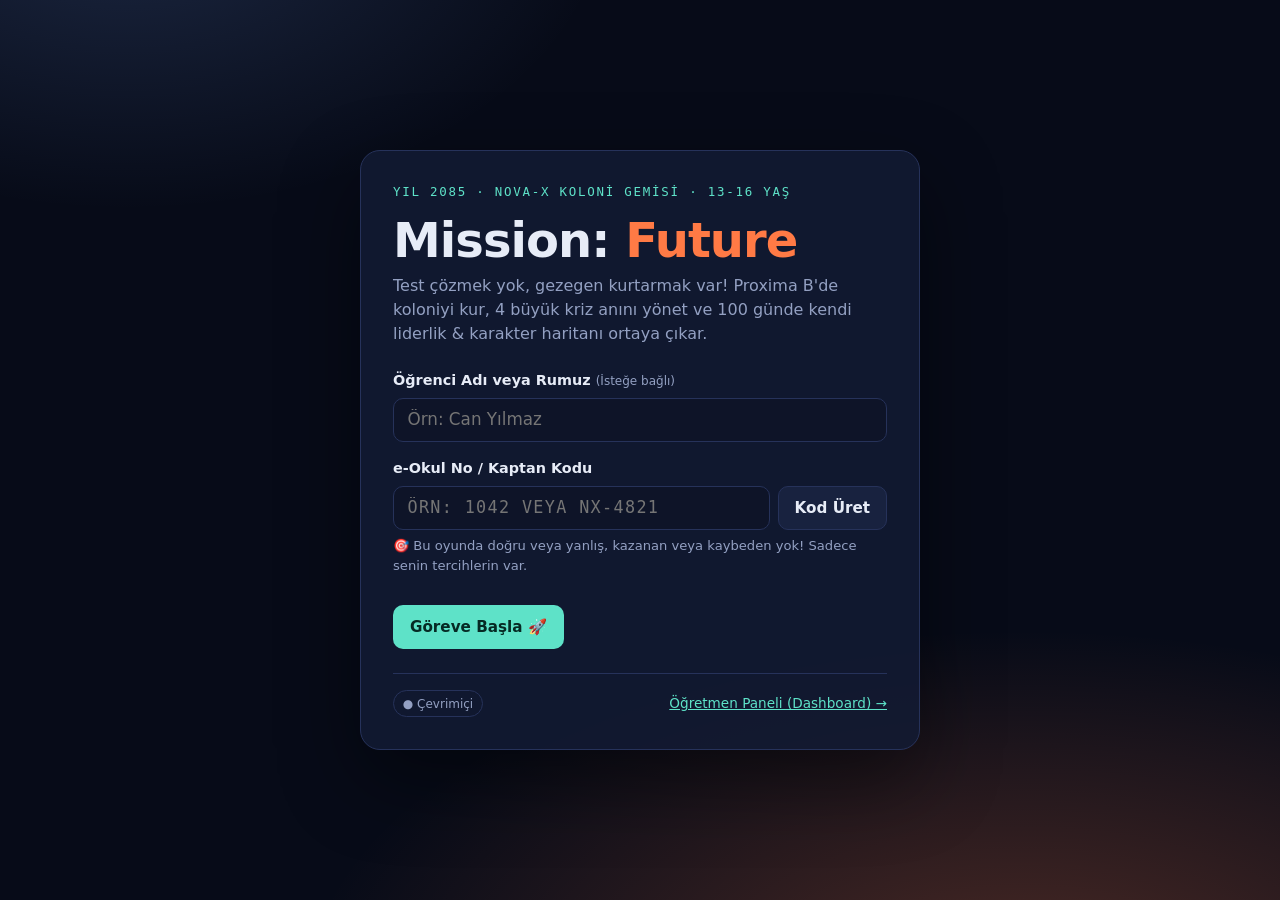
<file: index.html>
<!doctype html>
<html lang="tr">
<head>
  <meta charset="utf-8">
  <meta name="viewport" content="width=device-width, initial-scale=1">
  <title>Mission: Future · Proxima B</title>
  <meta name="description" content="Oyunlaştırılmış karakter analizi: Proxima B'de koloniyi 100 gün yönet ve PKYS karakter haritanı keşfet.">
  <meta name="theme-color" content="#070b18">
  <link rel="manifest" href="manifest.webmanifest">
  <link rel="icon" href="icon.svg" type="image/svg+xml">
  <link rel="stylesheet" href="css/style.css">
</head>
<body>

  <!-- Başlangıç -->
  <main id="start" class="start">
    <div class="start-card">
      <div class="eyebrow">Yıl 2085 · Nova-X Koloni Gemisi · 13-16 Yaş</div>
      <h1 class="title">Mission: <span>Future</span></h1>
      <p class="lead">Test çözmek yok, gezegen kurtarmak var! Proxima B'de koloniyi kur, 4 büyük kriz anını yönet ve 100 günde kendi liderlik & karakter haritanı ortaya çıkar.</p>

      <form id="startForm" novalidate>
        <div class="field">
          <label for="studentName">Öğrenci Adı veya Rumuz <small style="color:var(--muted);font-weight:400">(İsteğe bağlı)</small></label>
          <input id="studentName" class="input" style="text-transform:none;font-family:var(--font);letter-spacing:0" maxlength="32" placeholder="Örn: Can Yılmaz">
        </div>
        <div class="field">
          <label for="code">e-Okul No / Kaptan Kodu</label>
          <div class="field-row">
            <input id="code" class="input" name="code" autocomplete="off" spellcheck="false" maxlength="12"
                   pattern="[A-Za-z0-9\-]{3,12}" placeholder="Örn: 1042 veya NX-4821" aria-describedby="codeHint" required>
            <button type="button" id="genCode" class="btn">Kod Üret</button>
          </div>
          <p id="codeHint" class="hint">🎯 Bu oyunda doğru veya yanlış, kazanan veya kaybeden yok! Sadece senin tercihlerin var.</p>
        </div>
        <div class="start-actions">
          <button type="submit" class="btn btn-primary" id="startBtn">Göreve Başla 🚀</button>
          <button type="button" class="btn" id="continueBtn" hidden>Kaldığın yerden devam et</button>
        </div>
      </form>

      <div class="start-foot">
        <span id="netStart" class="net">Çevrimiçi</span>
        <a href="teacher.html">Öğretmen Paneli (Dashboard) →</a>
      </div>
    </div>
  </main>

  <!-- Oyun -->
  <div id="game" class="game" hidden>
    <header class="hud">
      <div class="day-badge" aria-live="polite"><span id="dayNum">Gün 1</span> <small>/ 100</small></div>
      <div class="chapter-pills" id="chapterPills" aria-label="Bölüm ilerlemesi"></div>
      <ul class="res-list" id="resList" aria-label="Koloni kaynakları"></ul>
      <button type="button" class="btn btn-sm" id="audioBtn" aria-pressed="true" title="Oyun müziğini aç/kapat (İşitsel duyarlılık)">🔊 Ses: Açık</button>
      <span id="net" class="net">Çevrimiçi</span>
    </header>

    <section class="scene-wrap" aria-label="Koloni görünümü">
      <canvas id="scene" aria-hidden="true"></canvas>
      <p class="scene-caption" id="caption" aria-live="polite">Nova-X Proxima B yörüngesinde. İniş alanı seçiliyor…</p>
    </section>

    <nav class="bar" aria-label="Gün kontrolleri">
      <button type="button" class="btn btn-primary" id="endDay">Günü Bitir ☾</button>
      <button type="button" class="btn" id="ffBtn">Sonraki Kriz Anına İlerle ⏩</button>
      <span class="spacer"></span>
      <button type="button" class="btn btn-ghost" id="saveExit">Kaydet ve Çık</button>
    </nav>

    <aside class="side">
      <section>
        <h2>Koloni Modülleri İnşa Et</h2>
        <div class="build-grid" id="buildGrid"></div>
      </section>
      <section>
        <h2 id="rationLabel">Erzak & Rasyon Politikası</h2>
        <div class="seg" role="radiogroup" aria-labelledby="rationLabel" id="rationSeg">
          <input type="radio" name="ration" id="r-low" value="low"><label for="r-low">Tasarruflu</label>
          <input type="radio" name="ration" id="r-normal" value="normal" checked><label for="r-normal">Dengeli</label>
          <input type="radio" name="ration" id="r-high" value="high"><label for="r-high">Cömert</label>
        </div>
      </section>
      <section>
        <h2>Mürettebat Danışmanları</h2>
        <ul class="crew" id="crewList"></ul>
      </section>
      <section>
        <h2>Kaptan Seyir Defteri</h2>
        <ul class="log" id="log" aria-live="polite"></ul>
      </section>
    </aside>
  </div>

  <!-- Olay penceresi -->
  <dialog id="dlg" aria-labelledby="dlgTitle">
    <div class="dlg">
      <div class="dlg-head">
        <div class="eyebrow" id="dlgEyebrow"></div>
        <h2 id="dlgTitle"></h2>
      </div>
      <div class="dlg-body" id="dlgBody"></div>
    </div>
  </dialog>

  <script src="js/data.js"></script>
  <script src="js/tracker.js"></script>
  <script src="js/audio.js"></script>
  <script src="js/profile.js"></script>
  <script src="js/scene.js"></script>
  <script src="js/scenarios.js"></script>
  <script src="js/game.js"></script>
</body>
</html>
</file>
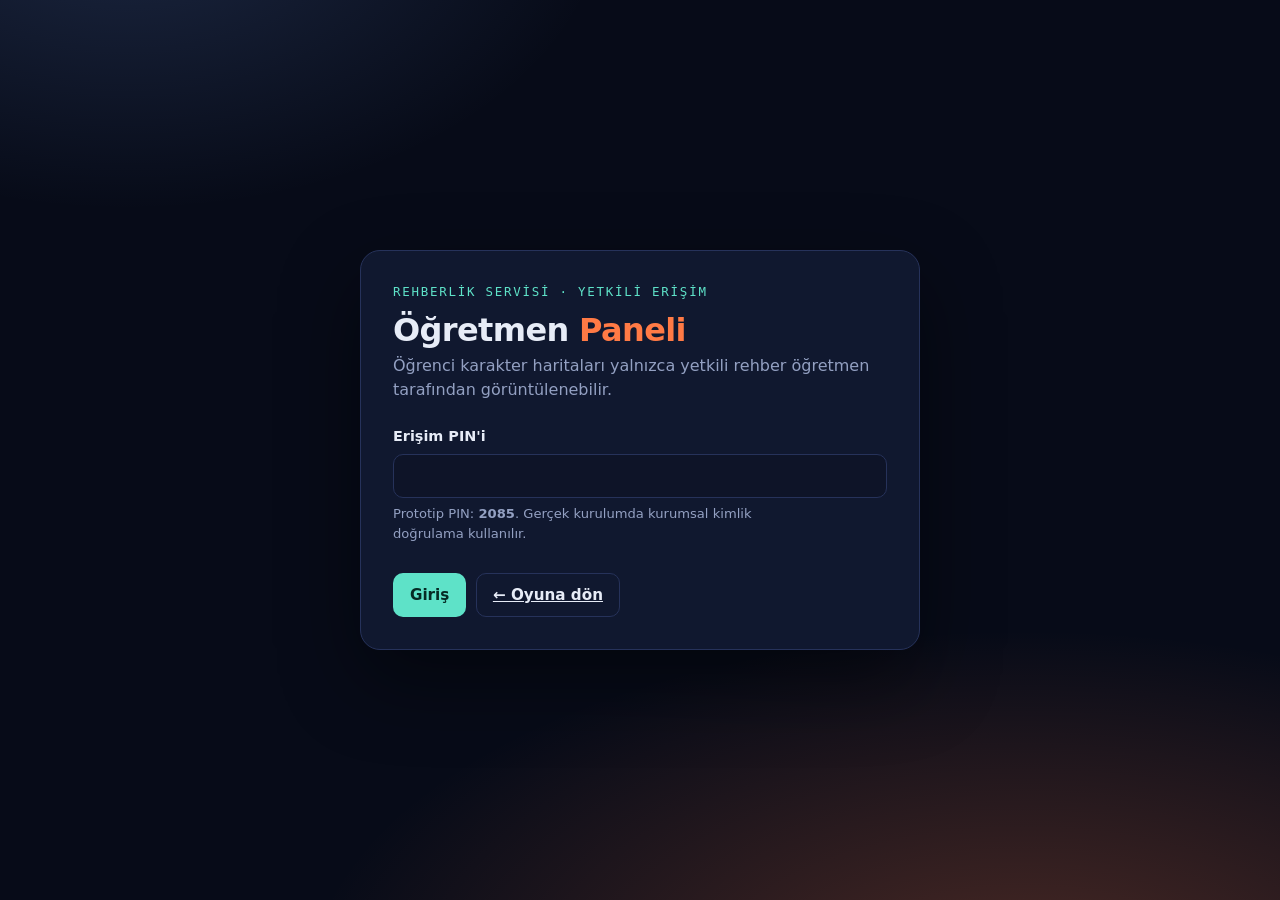
<file: teacher.html>
<!doctype html>
<html lang="tr">
<head>
  <meta charset="utf-8">
  <meta name="viewport" content="width=device-width, initial-scale=1">
  <title>Öğretmen Paneli · Mission: Future</title>
  <meta name="theme-color" content="#070b18">
  <link rel="manifest" href="manifest.webmanifest">
  <link rel="icon" href="icon.svg" type="image/svg+xml">
  <link rel="stylesheet" href="css/style.css">
  <link rel="stylesheet" href="css/teacher.css">
</head>
<body>
  <!-- PIN kapısı -->
  <main id="gate" class="start">
    <form class="start-card" id="gateForm">
      <div class="eyebrow">Rehberlik Servisi · Yetkili Erişim</div>
      <h1 class="title" style="font-size:2rem">Öğretmen <span>Paneli</span></h1>
      <p class="lead">Öğrenci karakter haritaları yalnızca yetkili rehber öğretmen tarafından görüntülenebilir.</p>
      <div class="field">
        <label for="pin">Erişim PIN'i</label>
        <input id="pin" class="input" type="password" inputmode="numeric" autocomplete="off" maxlength="8" required aria-describedby="pinHint">
        <p class="hint" id="pinHint">Prototip PIN: <strong>2085</strong>. Gerçek kurulumda kurumsal kimlik doğrulama kullanılır.</p>
      </div>
      <div class="start-actions">
        <button class="btn btn-primary" type="submit">Giriş</button>
        <a class="btn btn-ghost" href="index.html">← Oyuna dön</a>
      </div>
    </form>
  </main>

  <div id="panel" class="tp" hidden>
    <header class="tp-head">
      <div>
        <div class="eyebrow">Mission: Future · Öğretmen Paneli</div>
        <h1>Sınıf Karakter Haritası</h1>
      </div>
      <div class="tp-actions">
        <button type="button" class="btn btn-sm" id="demoBtn">Demo sınıfı oluştur</button>
        <button type="button" class="btn btn-sm" id="exportBtn">Anonim veriyi dışa aktar (JSON)</button>
        <button type="button" class="btn btn-sm btn-danger" id="clearBtn">Tüm veriyi sil</button>
        <a class="btn btn-sm btn-ghost" href="index.html">Oyuna dön</a>
      </div>
    </header>

    <p class="tp-note">⚠️ Bu profiller <strong>tanı değil, gözlemdir.</strong> Davranış örüntülerinden türetilen içgörüler, rehber öğretmenin profesyonel değerlendirmesini desteklemek içindir. Prototip ağırlıkları henüz geçerlik çalışmasıyla kalibre edilmemiştir.</p>

    <div class="tp-grid">
      <section class="card tp-list">
        <h2>Öğrenciler</h2>
        <div id="students" class="students" role="list"></div>
        <p id="empty" class="hint" hidden>Henüz veri yok. Bir öğrenci oyunu oynadığında ya da “Demo sınıfı oluştur” ile örnek veri eklediğinde burada görünür.</p>
      </section>

      <section class="card" id="classView">
        <h2>Sınıf Isı Haritası</h2>
        <p class="hint">Her hücre, öğrencinin o boyuttaki konumunu gösterir. Turuncu = sol kutup, turkuaz = sağ kutup. İki kutup da “iyi” ya da “kötü” değildir.</p>
        <div class="heat-wrap"><table class="heat" id="heat"></table></div>
        <div id="archDist" class="arch-dist"></div>
      </section>

      <section class="card tp-detail" id="detail" hidden></section>
    </div>
  </div>

  <script src="js/data.js"></script>
  <script src="js/tracker.js"></script>
  <script src="js/profile.js"></script>
  <script src="js/teacher.js"></script>
</body>
</html>
</file>
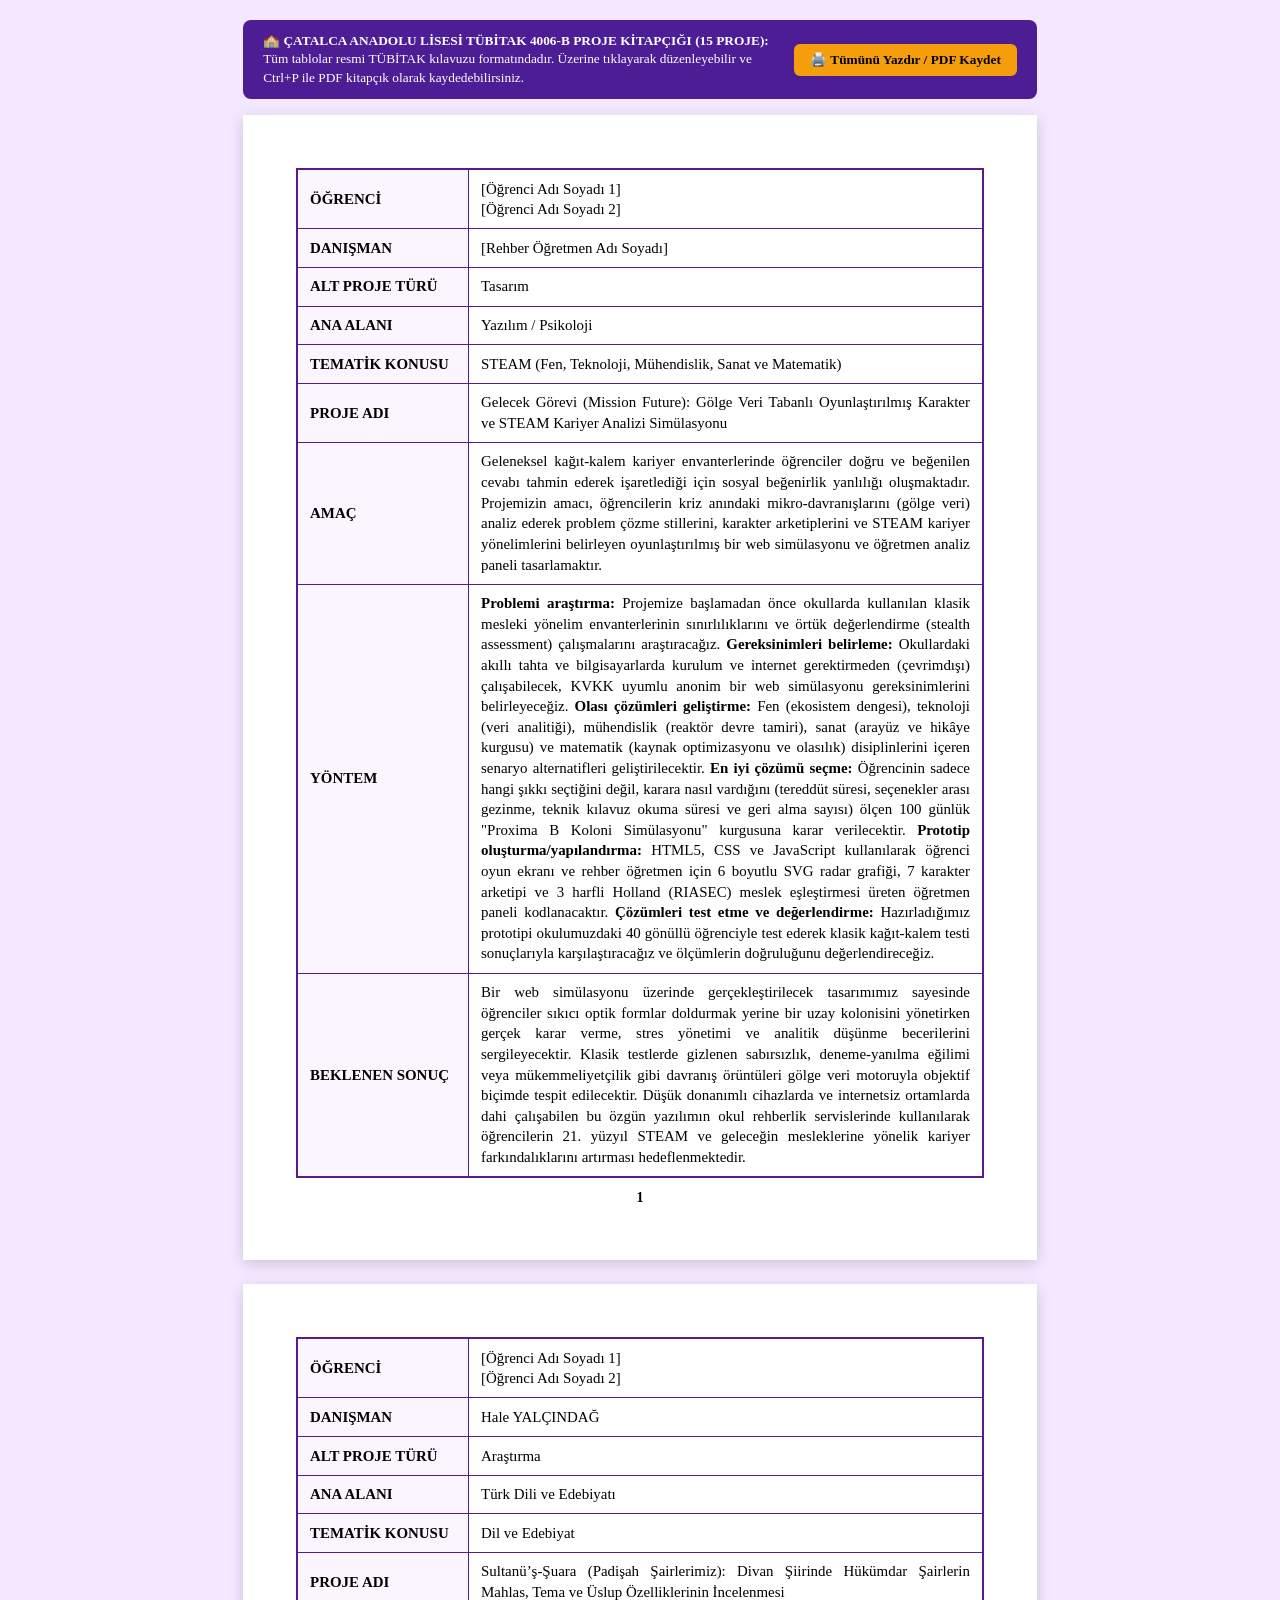
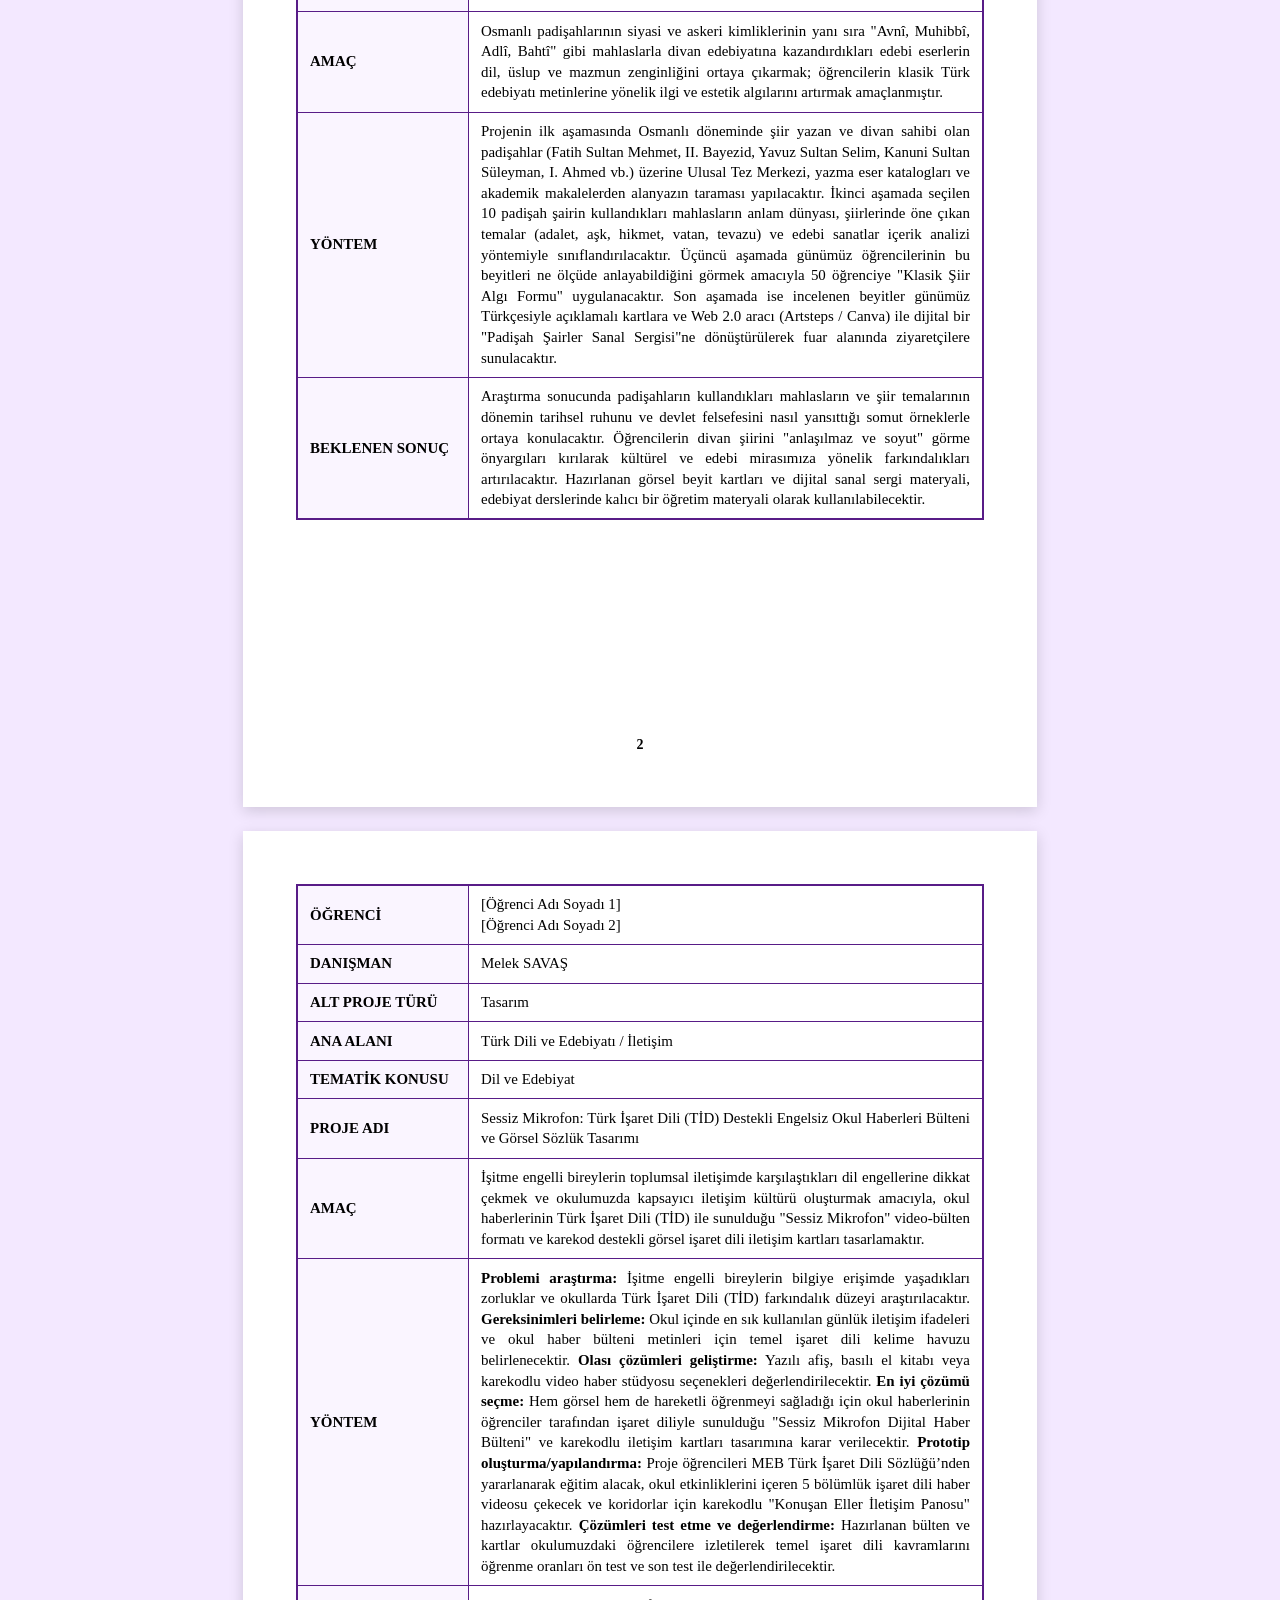
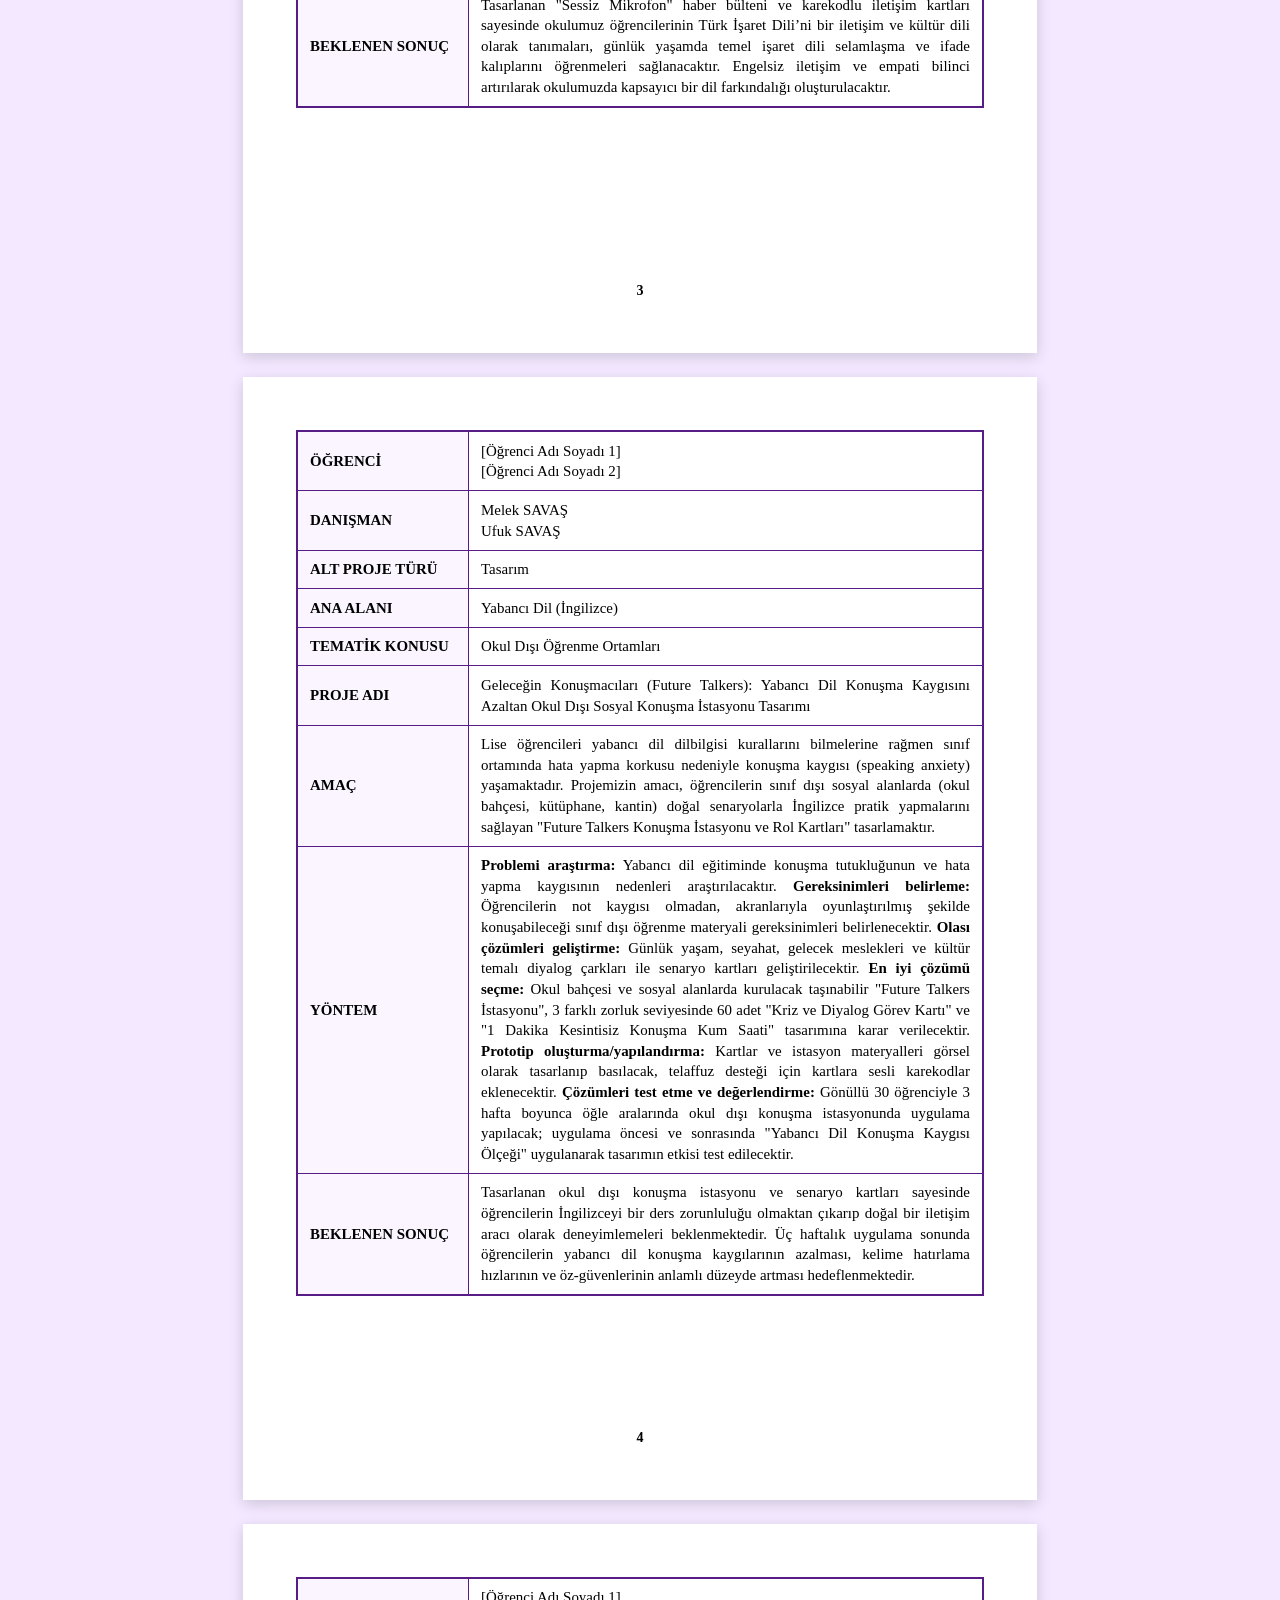
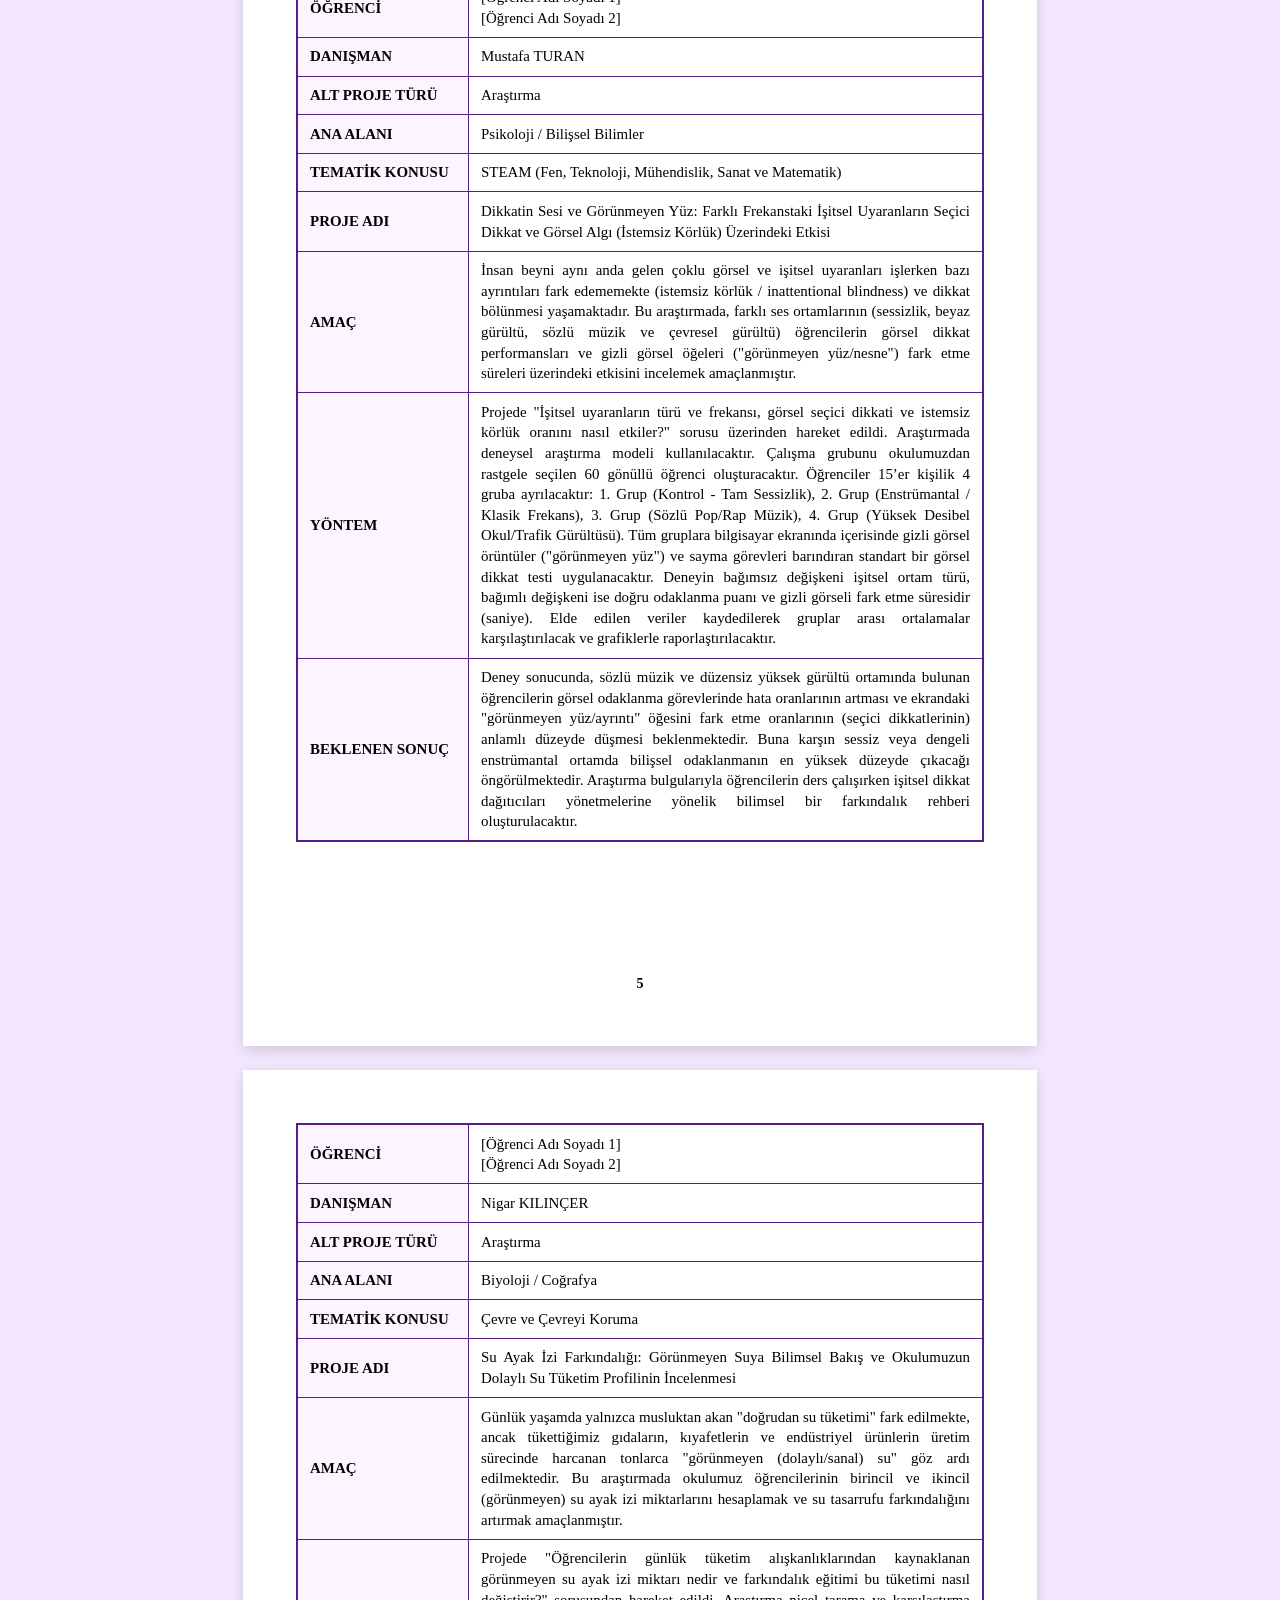
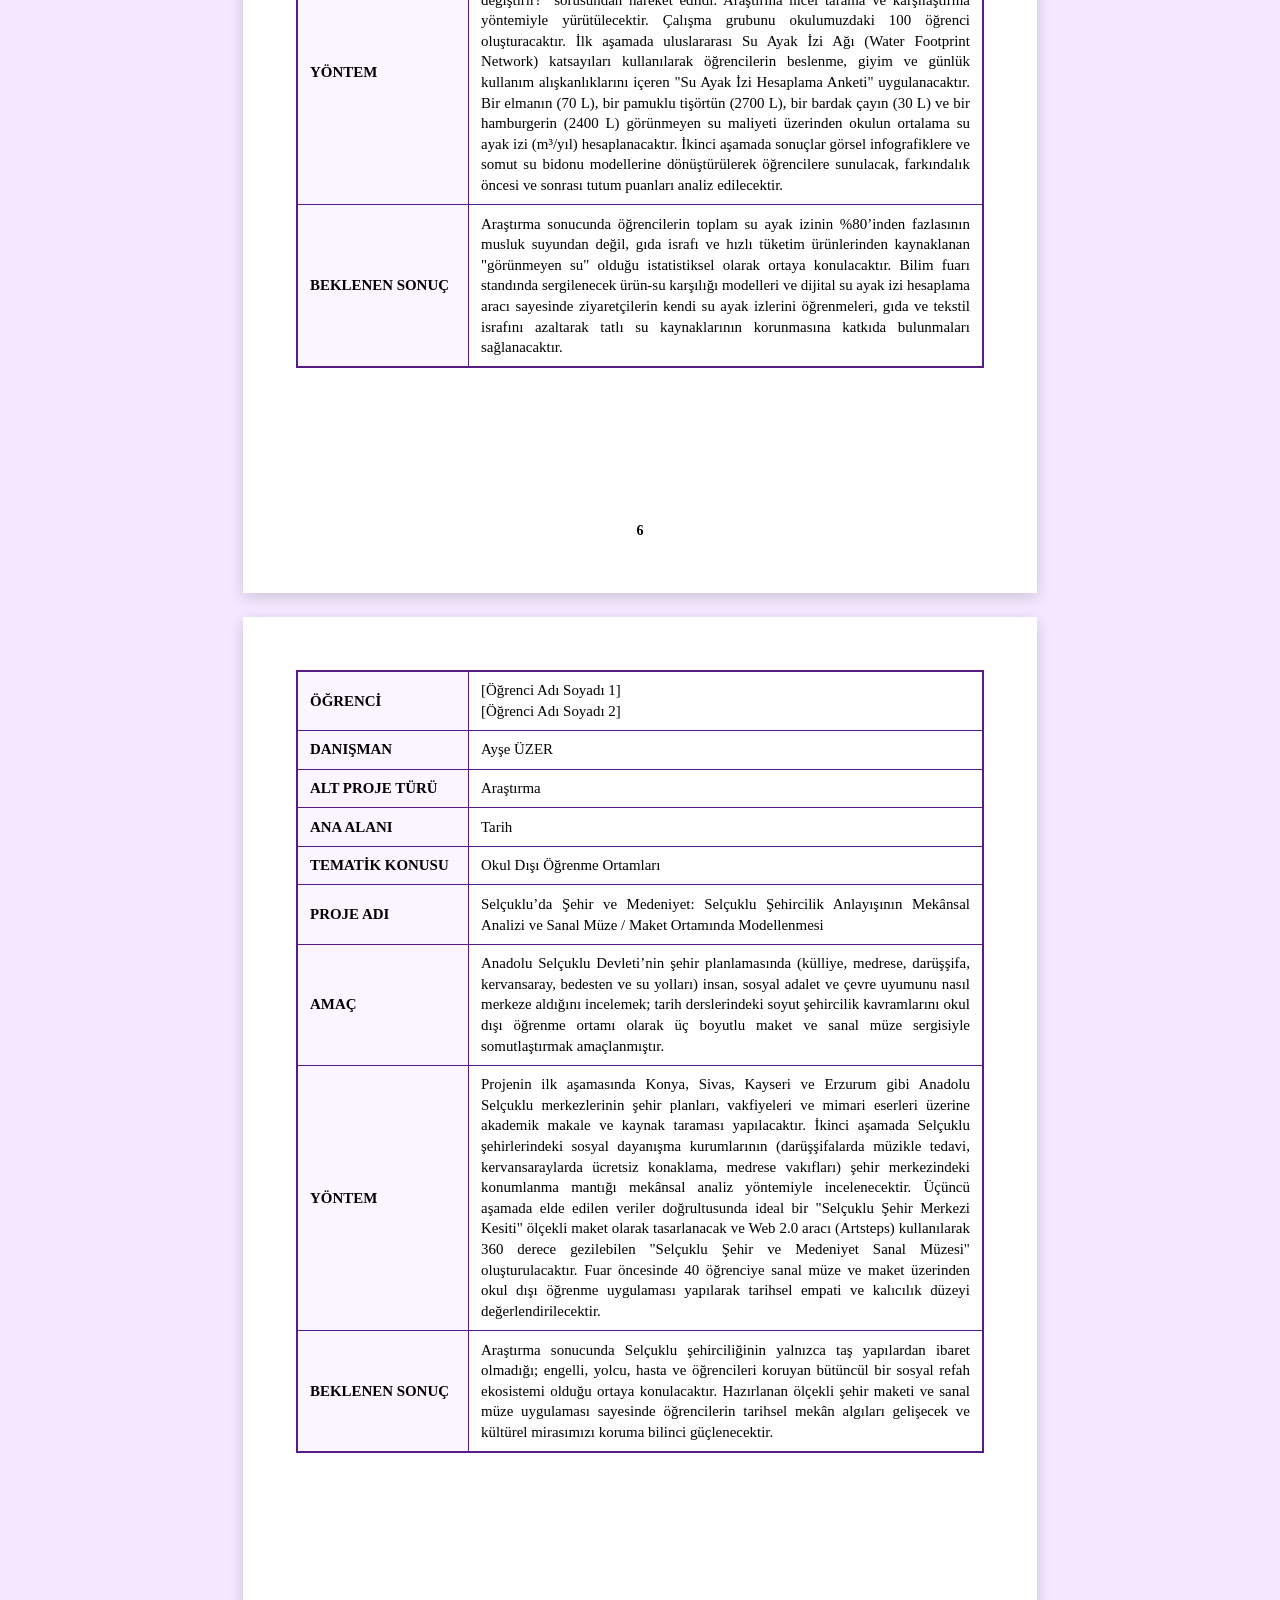
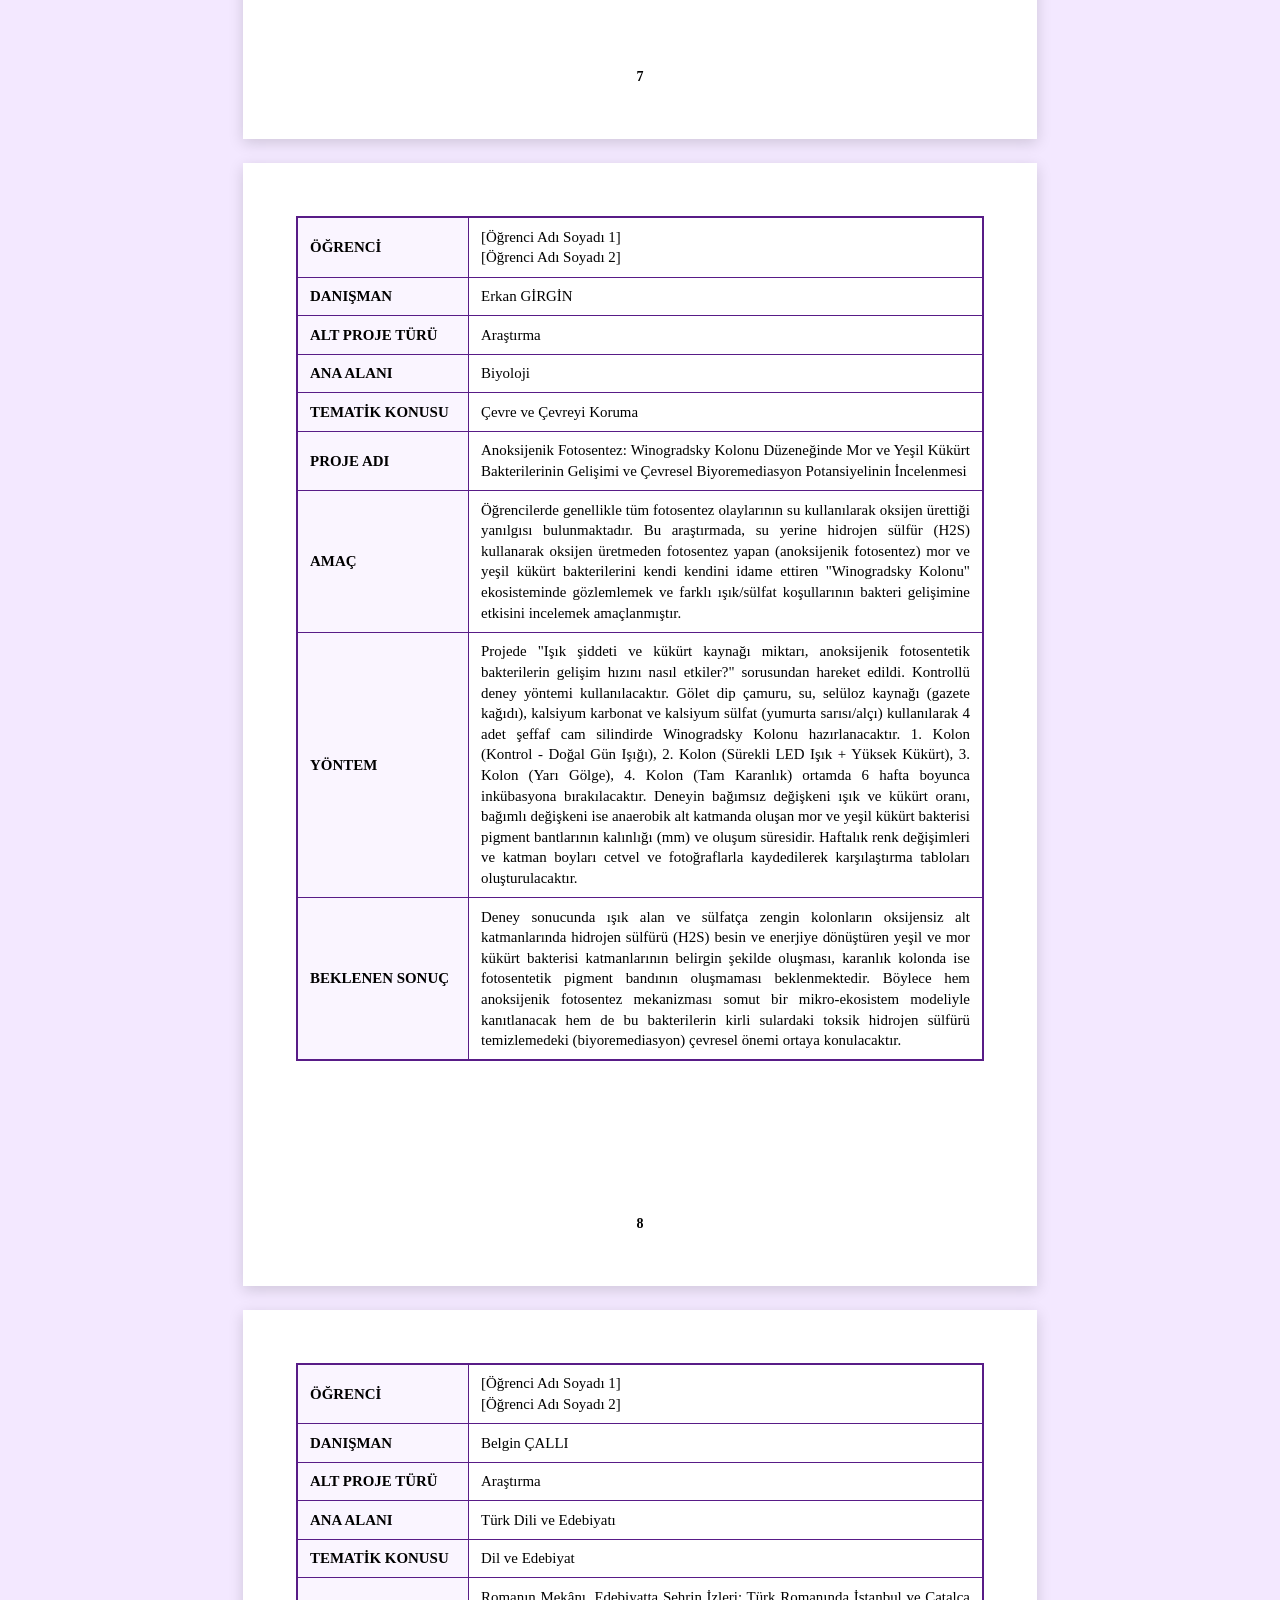
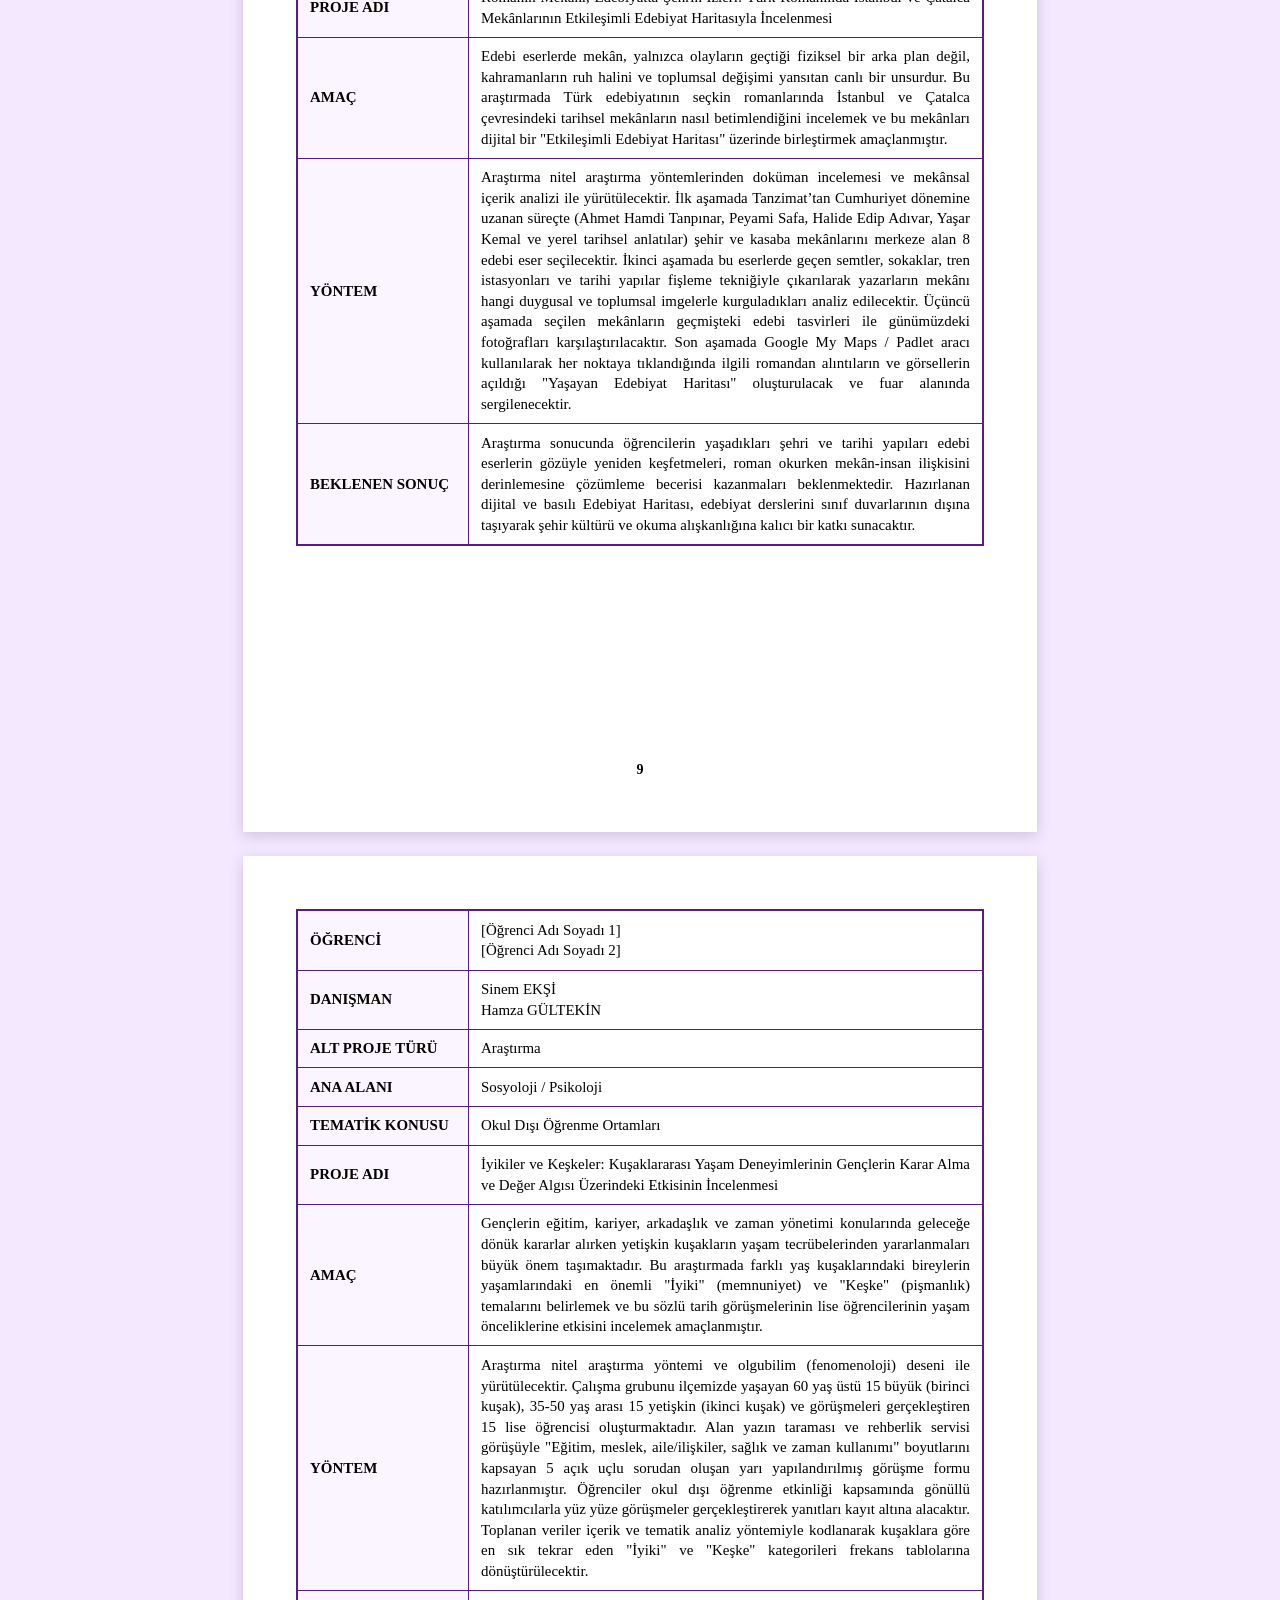
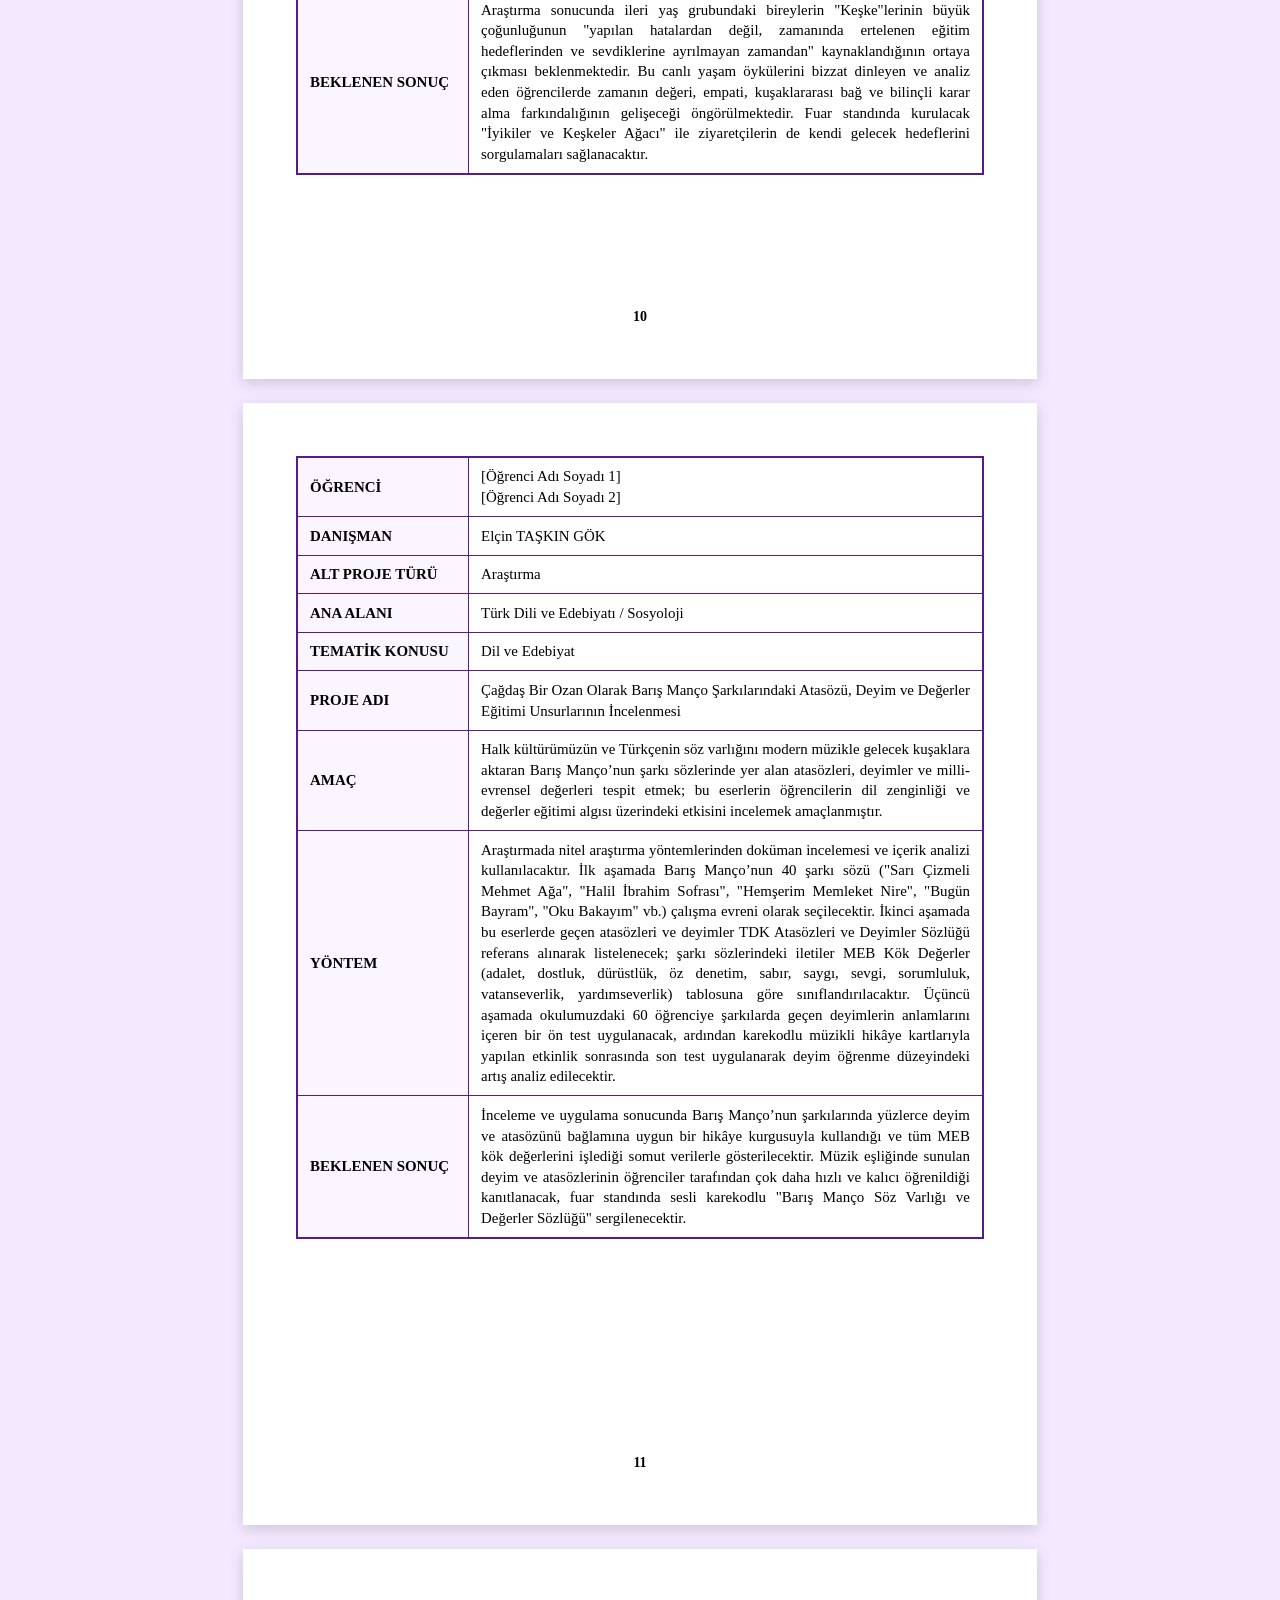
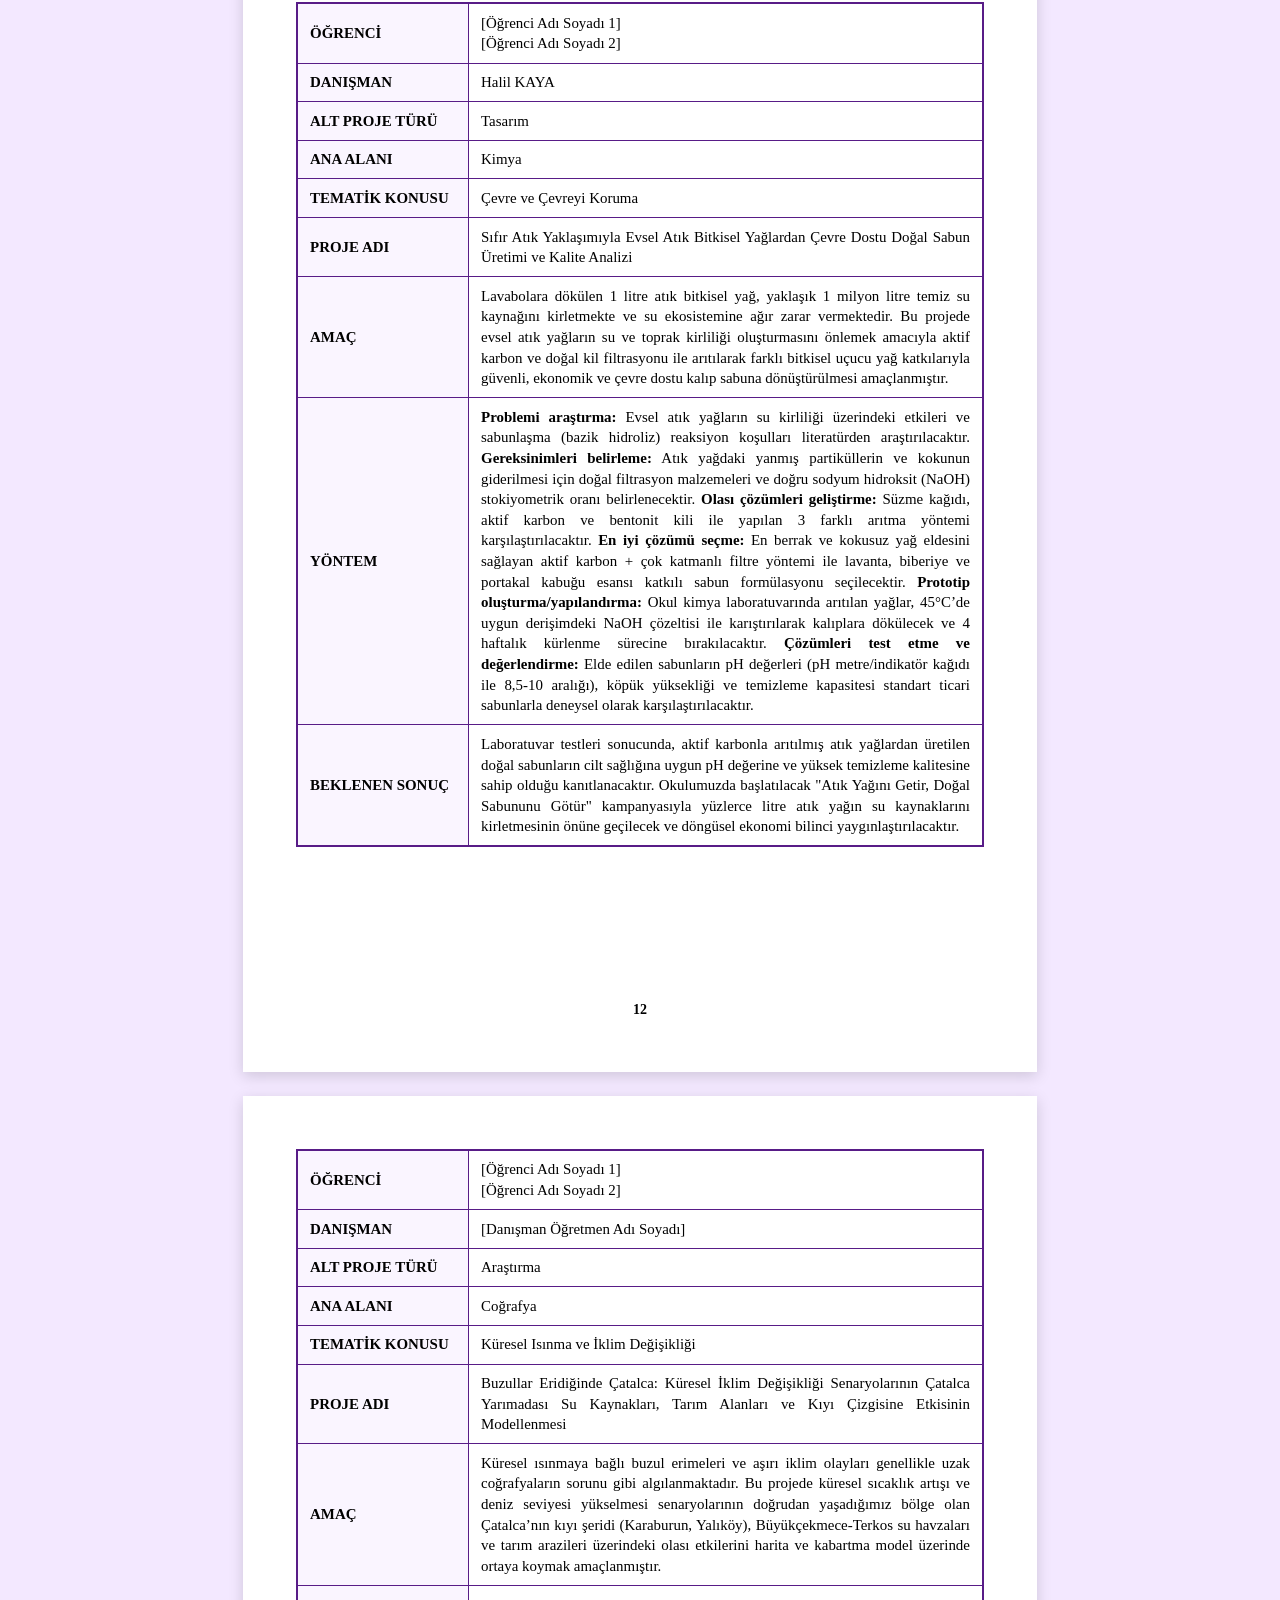
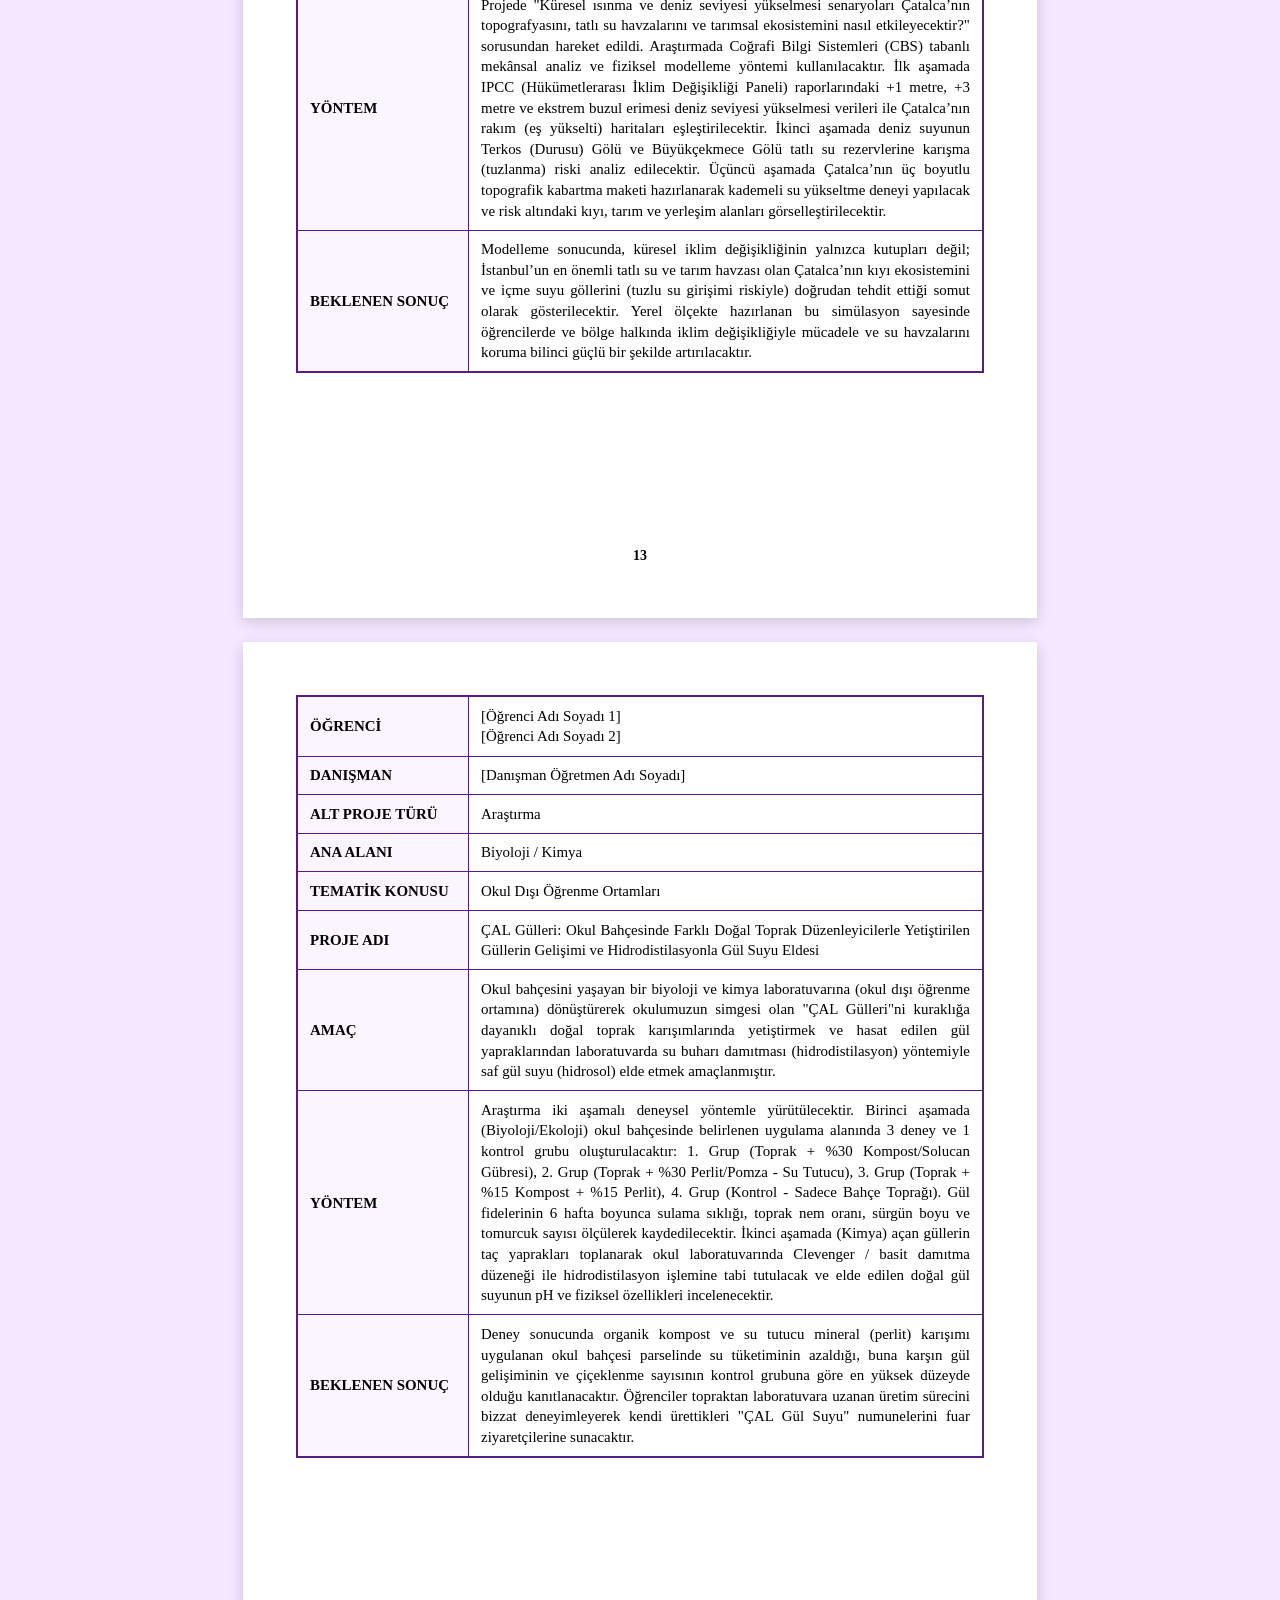
<file: tubitak-paketi/catalca_anadolu_lisesi_tum_4006_projeleri_resmi_tablo.html>
<!DOCTYPE html>
<html lang="tr">
<head>
  <meta charset="UTF-8">
  <title>Çatalca Anadolu Lisesi — TÜBİTAK 4006-B Tüm Alt Projeler Kitapçığı (Kılavuz Formatında)</title>
  <style>
    @page {
      size: A4;
      margin: 14mm;
    }
    * {
      box-sizing: border-box;
      font-family: 'Times New Roman', Times, serif;
    }
    body {
      margin: 0;
      padding: 20px;
      background: #f3e8ff;
      color: #000;
      font-size: 11.2pt;
      line-height: 1.38;
    }
    .no-print {
      max-width: 210mm;
      margin: 0 auto 16px auto;
      background: #4c1d95;
      color: white;
      padding: 12px 20px;
      border-radius: 8px;
      display: flex;
      justify-content: space-between;
      align-items: center;
      font-family: 'Segoe UI', sans-serif;
      font-size: 10pt;
      gap: 10px;
    }
    .no-print button {
      background: #f59e0b;
      color: #000;
      border: none;
      padding: 8px 16px;
      border-radius: 6px;
      font-weight: 700;
      cursor: pointer;
      white-space: nowrap;
    }
    .page {
      width: 210mm;
      min-height: 297mm;
      margin: 0 auto 24px auto;
      background: white;
      padding: 14mm;
      box-shadow: 0 4px 14px rgba(0,0,0,0.15);
      page-break-after: always;
      display: flex;
      flex-direction: column;
      justify-content: space-between;
    }
    table.tubitak-table {
      width: 100%;
      border-collapse: collapse;
      border: 2px solid #581c87;
    }
    table.tubitak-table td {
      border: 1.5px solid #581c87;
      padding: 8.5px 12px;
      vertical-align: middle;
      text-align: justify;
    }
    table.tubitak-table td.label-col {
      width: 25%;
      font-weight: bold;
      text-align: left;
      text-transform: uppercase;
      background: #faf5ff;
    }
    .page-num {
      text-align: center;
      margin-top: 10px;
      font-size: 10.5pt;
      font-weight: bold;
    }
    @media print {
      body { background: white; padding: 0; }
      .no-print { display: none; }
      .page { width: 100%; min-height: auto; margin: 0; padding: 0; box-shadow: none; }
    }
  </style>
</head>
<body>

  <div class="no-print">
    <div>
      <strong>🏫 ÇATALCA ANADOLU LİSESİ TÜBİTAK 4006-B PROJE KİTAPÇIĞI (15 PROJE):</strong> Tüm tablolar resmi TÜBİTAK kılavuzu formatındadır. Üzerine tıklayarak düzenleyebilir ve <code>Ctrl+P</code> ile PDF kitapçık olarak kaydedebilirsiniz.
    </div>
    <button onclick="window.print()">🖨️ Tümünü Yazdır / PDF Kaydet</button>
  </div>

  <div id="pagesContainer" contenteditable="true"></div>

  <script>
    const projects = [
      {
        students: '[Öğrenci Adı Soyadı 1]<br>[Öğrenci Adı Soyadı 2]',
        advisor: '[Rehber Öğretmen Adı Soyadı]',
        type: 'Tasarım',
        field: 'Yazılım / Psikoloji',
        theme: 'STEAM (Fen, Teknoloji, Mühendislik, Sanat ve Matematik)',
        title: 'Gelecek Görevi (Mission Future): Gölge Veri Tabanlı Oyunlaştırılmış Karakter ve STEAM Kariyer Analizi Simülasyonu',
        aim: 'Geleneksel kağıt-kalem kariyer envanterlerinde öğrenciler doğru ve beğenilen cevabı tahmin ederek işaretlediği için sosyal beğenirlik yanlılığı oluşmaktadır. Projemizin amacı, öğrencilerin kriz anındaki mikro-davranışlarını (gölge veri) analiz ederek problem çözme stillerini, karakter arketiplerini ve STEAM kariyer yönelimlerini belirleyen oyunlaştırılmış bir web simülasyonu ve öğretmen analiz paneli tasarlamaktır.',
        method: '<strong>Problemi araştırma:</strong> Projemize başlamadan önce okullarda kullanılan klasik mesleki yönelim envanterlerinin sınırlılıklarını ve örtük değerlendirme (stealth assessment) çalışmalarını araştıracağız. <strong>Gereksinimleri belirleme:</strong> Okullardaki akıllı tahta ve bilgisayarlarda kurulum ve internet gerektirmeden (çevrimdışı) çalışabilecek, KVKK uyumlu anonim bir web simülasyonu gereksinimlerini belirleyeceğiz. <strong>Olası çözümleri geliştirme:</strong> Fen (ekosistem dengesi), teknoloji (veri analitiği), mühendislik (reaktör devre tamiri), sanat (arayüz ve hikâye kurgusu) ve matematik (kaynak optimizasyonu ve olasılık) disiplinlerini içeren senaryo alternatifleri geliştirilecektir. <strong>En iyi çözümü seçme:</strong> Öğrencinin sadece hangi şıkkı seçtiğini değil, karara nasıl vardığını (tereddüt süresi, seçenekler arası gezinme, teknik kılavuz okuma süresi ve geri alma sayısı) ölçen 100 günlük "Proxima B Koloni Simülasyonu" kurgusuna karar verilecektir. <strong>Prototip oluşturma/yapılandırma:</strong> HTML5, CSS ve JavaScript kullanılarak öğrenci oyun ekranı ve rehber öğretmen için 6 boyutlu SVG radar grafiği, 7 karakter arketipi ve 3 harfli Holland (RIASEC) meslek eşleştirmesi üreten öğretmen paneli kodlanacaktır. <strong>Çözümleri test etme ve değerlendirme:</strong> Hazırladığımız prototipi okulumuzdaki 40 gönüllü öğrenciyle test ederek klasik kağıt-kalem testi sonuçlarıyla karşılaştıracağız ve ölçümlerin doğruluğunu değerlendireceğiz.',
        result: 'Bir web simülasyonu üzerinde gerçekleştirilecek tasarımımız sayesinde öğrenciler sıkıcı optik formlar doldurmak yerine bir uzay kolonisini yönetirken gerçek karar verme, stres yönetimi ve analitik düşünme becerilerini sergileyecektir. Klasik testlerde gizlenen sabırsızlık, deneme-yanılma eğilimi veya mükemmeliyetçilik gibi davranış örüntüleri gölge veri motoruyla objektif biçimde tespit edilecektir. Düşük donanımlı cihazlarda ve internetsiz ortamlarda dahi çalışabilen bu özgün yazılımın okul rehberlik servislerinde kullanılarak öğrencilerin 21. yüzyıl STEAM ve geleceğin mesleklerine yönelik kariyer farkındalıklarını artırması hedeflenmektedir.'
      },
      {
        students: '[Öğrenci Adı Soyadı 1]<br>[Öğrenci Adı Soyadı 2]',
        advisor: 'Hale YALÇINDAĞ',
        type: 'Araştırma',
        field: 'Türk Dili ve Edebiyatı',
        theme: 'Dil ve Edebiyat',
        title: 'Sultanü’ş-Şuara (Padişah Şairlerimiz): Divan Şiirinde Hükümdar Şairlerin Mahlas, Tema ve Üslup Özelliklerinin İncelenmesi',
        aim: 'Osmanlı padişahlarının siyasi ve askeri kimliklerinin yanı sıra "Avnî, Muhibbî, Adlî, Bahtî" gibi mahlaslarla divan edebiyatına kazandırdıkları edebi eserlerin dil, üslup ve mazmun zenginliğini ortaya çıkarmak; öğrencilerin klasik Türk edebiyatı metinlerine yönelik ilgi ve estetik algılarını artırmak amaçlanmıştır.',
        method: 'Projenin ilk aşamasında Osmanlı döneminde şiir yazan ve divan sahibi olan padişahlar (Fatih Sultan Mehmet, II. Bayezid, Yavuz Sultan Selim, Kanuni Sultan Süleyman, I. Ahmed vb.) üzerine Ulusal Tez Merkezi, yazma eser katalogları ve akademik makalelerden alanyazın taraması yapılacaktır. İkinci aşamada seçilen 10 padişah şairin kullandıkları mahlasların anlam dünyası, şiirlerinde öne çıkan temalar (adalet, aşk, hikmet, vatan, tevazu) ve edebi sanatlar içerik analizi yöntemiyle sınıflandırılacaktır. Üçüncü aşamada günümüz öğrencilerinin bu beyitleri ne ölçüde anlayabildiğini görmek amacıyla 50 öğrenciye "Klasik Şiir Algı Formu" uygulanacaktır. Son aşamada ise incelenen beyitler günümüz Türkçesiyle açıklamalı kartlara ve Web 2.0 aracı (Artsteps / Canva) ile dijital bir "Padişah Şairler Sanal Sergisi"ne dönüştürülerek fuar alanında ziyaretçilere sunulacaktır.',
        result: 'Araştırma sonucunda padişahların kullandıkları mahlasların ve şiir temalarının dönemin tarihsel ruhunu ve devlet felsefesini nasıl yansıttığı somut örneklerle ortaya konulacaktır. Öğrencilerin divan şiirini "anlaşılmaz ve soyut" görme önyargıları kırılarak kültürel ve edebi mirasımıza yönelik farkındalıkları artırılacaktır. Hazırlanan görsel beyit kartları ve dijital sanal sergi materyali, edebiyat derslerinde kalıcı bir öğretim materyali olarak kullanılabilecektir.'
      },
      {
        students: '[Öğrenci Adı Soyadı 1]<br>[Öğrenci Adı Soyadı 2]',
        advisor: 'Melek SAVAŞ',
        type: 'Tasarım',
        field: 'Türk Dili ve Edebiyatı / İletişim',
        theme: 'Dil ve Edebiyat',
        title: 'Sessiz Mikrofon: Türk İşaret Dili (TİD) Destekli Engelsiz Okul Haberleri Bülteni ve Görsel Sözlük Tasarımı',
        aim: 'İşitme engelli bireylerin toplumsal iletişimde karşılaştıkları dil engellerine dikkat çekmek ve okulumuzda kapsayıcı iletişim kültürü oluşturmak amacıyla, okul haberlerinin Türk İşaret Dili (TİD) ile sunulduğu "Sessiz Mikrofon" video-bülten formatı ve karekod destekli görsel işaret dili iletişim kartları tasarlamaktır.',
        method: '<strong>Problemi araştırma:</strong> İşitme engelli bireylerin bilgiye erişimde yaşadıkları zorluklar ve okullarda Türk İşaret Dili (TİD) farkındalık düzeyi araştırılacaktır. <strong>Gereksinimleri belirleme:</strong> Okul içinde en sık kullanılan günlük iletişim ifadeleri ve okul haber bülteni metinleri için temel işaret dili kelime havuzu belirlenecektir. <strong>Olası çözümleri geliştirme:</strong> Yazılı afiş, basılı el kitabı veya karekodlu video haber stüdyosu seçenekleri değerlendirilecektir. <strong>En iyi çözümü seçme:</strong> Hem görsel hem de hareketli öğrenmeyi sağladığı için okul haberlerinin öğrenciler tarafından işaret diliyle sunulduğu "Sessiz Mikrofon Dijital Haber Bülteni" ve karekodlu iletişim kartları tasarımına karar verilecektir. <strong>Prototip oluşturma/yapılandırma:</strong> Proje öğrencileri MEB Türk İşaret Dili Sözlüğü’nden yararlanarak eğitim alacak, okul etkinliklerini içeren 5 bölümlük işaret dili haber videosu çekecek ve koridorlar için karekodlu "Konuşan Eller İletişim Panosu" hazırlayacaktır. <strong>Çözümleri test etme ve değerlendirme:</strong> Hazırlanan bülten ve kartlar okulumuzdaki öğrencilere izletilerek temel işaret dili kavramlarını öğrenme oranları ön test ve son test ile değerlendirilecektir.',
        result: 'Tasarlanan "Sessiz Mikrofon" haber bülteni ve karekodlu iletişim kartları sayesinde okulumuz öğrencilerinin Türk İşaret Dili’ni bir iletişim ve kültür dili olarak tanımaları, günlük yaşamda temel işaret dili selamlaşma ve ifade kalıplarını öğrenmeleri sağlanacaktır. Engelsiz iletişim ve empati bilinci artırılarak okulumuzda kapsayıcı bir dil farkındalığı oluşturulacaktır.'
      },
      {
        students: '[Öğrenci Adı Soyadı 1]<br>[Öğrenci Adı Soyadı 2]',
        advisor: 'Melek SAVAŞ<br>Ufuk SAVAŞ',
        type: 'Tasarım',
        field: 'Yabancı Dil (İngilizce)',
        theme: 'Okul Dışı Öğrenme Ortamları',
        title: 'Geleceğin Konuşmacıları (Future Talkers): Yabancı Dil Konuşma Kaygısını Azaltan Okul Dışı Sosyal Konuşma İstasyonu Tasarımı',
        aim: 'Lise öğrencileri yabancı dil dilbilgisi kurallarını bilmelerine rağmen sınıf ortamında hata yapma korkusu nedeniyle konuşma kaygısı (speaking anxiety) yaşamaktadır. Projemizin amacı, öğrencilerin sınıf dışı sosyal alanlarda (okul bahçesi, kütüphane, kantin) doğal senaryolarla İngilizce pratik yapmalarını sağlayan "Future Talkers Konuşma İstasyonu ve Rol Kartları" tasarlamaktır.',
        method: '<strong>Problemi araştırma:</strong> Yabancı dil eğitiminde konuşma tutukluğunun ve hata yapma kaygısının nedenleri araştırılacaktır. <strong>Gereksinimleri belirleme:</strong> Öğrencilerin not kaygısı olmadan, akranlarıyla oyunlaştırılmış şekilde konuşabileceği sınıf dışı öğrenme materyali gereksinimleri belirlenecektir. <strong>Olası çözümleri geliştirme:</strong> Günlük yaşam, seyahat, gelecek meslekleri ve kültür temalı diyalog çarkları ile senaryo kartları geliştirilecektir. <strong>En iyi çözümü seçme:</strong> Okul bahçesi ve sosyal alanlarda kurulacak taşınabilir "Future Talkers İstasyonu", 3 farklı zorluk seviyesinde 60 adet "Kriz ve Diyalog Görev Kartı" ve "1 Dakika Kesintisiz Konuşma Kum Saati" tasarımına karar verilecektir. <strong>Prototip oluşturma/yapılandırma:</strong> Kartlar ve istasyon materyalleri görsel olarak tasarlanıp basılacak, telaffuz desteği için kartlara sesli karekodlar eklenecektir. <strong>Çözümleri test etme ve değerlendirme:</strong> Gönüllü 30 öğrenciyle 3 hafta boyunca öğle aralarında okul dışı konuşma istasyonunda uygulama yapılacak; uygulama öncesi ve sonrasında "Yabancı Dil Konuşma Kaygısı Ölçeği" uygulanarak tasarımın etkisi test edilecektir.',
        result: 'Tasarlanan okul dışı konuşma istasyonu ve senaryo kartları sayesinde öğrencilerin İngilizceyi bir ders zorunluluğu olmaktan çıkarıp doğal bir iletişim aracı olarak deneyimlemeleri beklenmektedir. Üç haftalık uygulama sonunda öğrencilerin yabancı dil konuşma kaygılarının azalması, kelime hatırlama hızlarının ve öz-güvenlerinin anlamlı düzeyde artması hedeflenmektedir.'
      },
      {
        students: '[Öğrenci Adı Soyadı 1]<br>[Öğrenci Adı Soyadı 2]',
        advisor: 'Mustafa TURAN',
        type: 'Araştırma',
        field: 'Psikoloji / Bilişsel Bilimler',
        theme: 'STEAM (Fen, Teknoloji, Mühendislik, Sanat ve Matematik)',
        title: 'Dikkatin Sesi ve Görünmeyen Yüz: Farklı Frekanstaki İşitsel Uyaranların Seçici Dikkat ve Görsel Algı (İstemsiz Körlük) Üzerindeki Etkisi',
        aim: 'İnsan beyni aynı anda gelen çoklu görsel ve işitsel uyaranları işlerken bazı ayrıntıları fark edememekte (istemsiz körlük / inattentional blindness) ve dikkat bölünmesi yaşamaktadır. Bu araştırmada, farklı ses ortamlarının (sessizlik, beyaz gürültü, sözlü müzik ve çevresel gürültü) öğrencilerin görsel dikkat performansları ve gizli görsel öğeleri ("görünmeyen yüz/nesne") fark etme süreleri üzerindeki etkisini incelemek amaçlanmıştır.',
        method: 'Projede "İşitsel uyaranların türü ve frekansı, görsel seçici dikkati ve istemsiz körlük oranını nasıl etkiler?" sorusu üzerinden hareket edildi. Araştırmada deneysel araştırma modeli kullanılacaktır. Çalışma grubunu okulumuzdan rastgele seçilen 60 gönüllü öğrenci oluşturacaktır. Öğrenciler 15’er kişilik 4 gruba ayrılacaktır: 1. Grup (Kontrol - Tam Sessizlik), 2. Grup (Enstrümantal / Klasik Frekans), 3. Grup (Sözlü Pop/Rap Müzik), 4. Grup (Yüksek Desibel Okul/Trafik Gürültüsü). Tüm gruplara bilgisayar ekranında içerisinde gizli görsel örüntüler ("görünmeyen yüz") ve sayma görevleri barındıran standart bir görsel dikkat testi uygulanacaktır. Deneyin bağımsız değişkeni işitsel ortam türü, bağımlı değişkeni ise doğru odaklanma puanı ve gizli görseli fark etme süresidir (saniye). Elde edilen veriler kaydedilerek gruplar arası ortalamalar karşılaştırılacak ve grafiklerle raporlaştırılacaktır.',
        result: 'Deney sonucunda, sözlü müzik ve düzensiz yüksek gürültü ortamında bulunan öğrencilerin görsel odaklanma görevlerinde hata oranlarının artması ve ekrandaki "görünmeyen yüz/ayrıntı" öğesini fark etme oranlarının (seçici dikkatlerinin) anlamlı düzeyde düşmesi beklenmektedir. Buna karşın sessiz veya dengeli enstrümantal ortamda bilişsel odaklanmanın en yüksek düzeyde çıkacağı öngörülmektedir. Araştırma bulgularıyla öğrencilerin ders çalışırken işitsel dikkat dağıtıcıları yönetmelerine yönelik bilimsel bir farkındalık rehberi oluşturulacaktır.'
      },
      {
        students: '[Öğrenci Adı Soyadı 1]<br>[Öğrenci Adı Soyadı 2]',
        advisor: 'Nigar KILINÇER',
        type: 'Araştırma',
        field: 'Biyoloji / Coğrafya',
        theme: 'Çevre ve Çevreyi Koruma',
        title: 'Su Ayak İzi Farkındalığı: Görünmeyen Suya Bilimsel Bakış ve Okulumuzun Dolaylı Su Tüketim Profilinin İncelenmesi',
        aim: 'Günlük yaşamda yalnızca musluktan akan "doğrudan su tüketimi" fark edilmekte, ancak tükettiğimiz gıdaların, kıyafetlerin ve endüstriyel ürünlerin üretim sürecinde harcanan tonlarca "görünmeyen (dolaylı/sanal) su" göz ardı edilmektedir. Bu araştırmada okulumuz öğrencilerinin birincil ve ikincil (görünmeyen) su ayak izi miktarlarını hesaplamak ve su tasarrufu farkındalığını artırmak amaçlanmıştır.',
        method: 'Projede "Öğrencilerin günlük tüketim alışkanlıklarından kaynaklanan görünmeyen su ayak izi miktarı nedir ve farkındalık eğitimi bu tüketimi nasıl değiştirir?" sorusundan hareket edildi. Araştırma nicel tarama ve karşılaştırma yöntemiyle yürütülecektir. Çalışma grubunu okulumuzdaki 100 öğrenci oluşturacaktır. İlk aşamada uluslararası Su Ayak İzi Ağı (Water Footprint Network) katsayıları kullanılarak öğrencilerin beslenme, giyim ve günlük kullanım alışkanlıklarını içeren "Su Ayak İzi Hesaplama Anketi" uygulanacaktır. Bir elmanın (70 L), bir pamuklu tişörtün (2700 L), bir bardak çayın (30 L) ve bir hamburgerin (2400 L) görünmeyen su maliyeti üzerinden okulun ortalama su ayak izi (m³/yıl) hesaplanacaktır. İkinci aşamada sonuçlar görsel infografiklere ve somut su bidonu modellerine dönüştürülerek öğrencilere sunulacak, farkındalık öncesi ve sonrası tutum puanları analiz edilecektir.',
        result: 'Araştırma sonucunda öğrencilerin toplam su ayak izinin %80’inden fazlasının musluk suyundan değil, gıda israfı ve hızlı tüketim ürünlerinden kaynaklanan "görünmeyen su" olduğu istatistiksel olarak ortaya konulacaktır. Bilim fuarı standında sergilenecek ürün-su karşılığı modelleri ve dijital su ayak izi hesaplama aracı sayesinde ziyaretçilerin kendi su ayak izlerini öğrenmeleri, gıda ve tekstil israfını azaltarak tatlı su kaynaklarının korunmasına katkıda bulunmaları sağlanacaktır.'
      },
      {
        students: '[Öğrenci Adı Soyadı 1]<br>[Öğrenci Adı Soyadı 2]',
        advisor: 'Ayşe ÜZER',
        type: 'Araştırma',
        field: 'Tarih',
        theme: 'Okul Dışı Öğrenme Ortamları',
        title: 'Selçuklu’da Şehir ve Medeniyet: Selçuklu Şehircilik Anlayışının Mekânsal Analizi ve Sanal Müze / Maket Ortamında Modellenmesi',
        aim: 'Anadolu Selçuklu Devleti’nin şehir planlamasında (külliye, medrese, darüşşifa, kervansaray, bedesten ve su yolları) insan, sosyal adalet ve çevre uyumunu nasıl merkeze aldığını incelemek; tarih derslerindeki soyut şehircilik kavramlarını okul dışı öğrenme ortamı olarak üç boyutlu maket ve sanal müze sergisiyle somutlaştırmak amaçlanmıştır.',
        method: 'Projenin ilk aşamasında Konya, Sivas, Kayseri ve Erzurum gibi Anadolu Selçuklu merkezlerinin şehir planları, vakfiyeleri ve mimari eserleri üzerine akademik makale ve kaynak taraması yapılacaktır. İkinci aşamada Selçuklu şehirlerindeki sosyal dayanışma kurumlarının (darüşşifalarda müzikle tedavi, kervansaraylarda ücretsiz konaklama, medrese vakıfları) şehir merkezindeki konumlanma mantığı mekânsal analiz yöntemiyle incelenecektir. Üçüncü aşamada elde edilen veriler doğrultusunda ideal bir "Selçuklu Şehir Merkezi Kesiti" ölçekli maket olarak tasarlanacak ve Web 2.0 aracı (Artsteps) kullanılarak 360 derece gezilebilen "Selçuklu Şehir ve Medeniyet Sanal Müzesi" oluşturulacaktır. Fuar öncesinde 40 öğrenciye sanal müze ve maket üzerinden okul dışı öğrenme uygulaması yapılarak tarihsel empati ve kalıcılık düzeyi değerlendirilecektir.',
        result: 'Araştırma sonucunda Selçuklu şehirciliğinin yalnızca taş yapılardan ibaret olmadığı; engelli, yolcu, hasta ve öğrencileri koruyan bütüncül bir sosyal refah ekosistemi olduğu ortaya konulacaktır. Hazırlanan ölçekli şehir maketi ve sanal müze uygulaması sayesinde öğrencilerin tarihsel mekân algıları gelişecek ve kültürel mirasımızı koruma bilinci güçlenecektir.'
      },
      {
        students: '[Öğrenci Adı Soyadı 1]<br>[Öğrenci Adı Soyadı 2]',
        advisor: 'Erkan GİRGİN',
        type: 'Araştırma',
        field: 'Biyoloji',
        theme: 'Çevre ve Çevreyi Koruma',
        title: 'Anoksijenik Fotosentez: Winogradsky Kolonu Düzeneğinde Mor ve Yeşil Kükürt Bakterilerinin Gelişimi ve Çevresel Biyoremediasyon Potansiyelinin İncelenmesi',
        aim: 'Öğrencilerde genellikle tüm fotosentez olaylarının su kullanılarak oksijen ürettiği yanılgısı bulunmaktadır. Bu araştırmada, su yerine hidrojen sülfür (H2S) kullanarak oksijen üretmeden fotosentez yapan (anoksijenik fotosentez) mor ve yeşil kükürt bakterilerini kendi kendini idame ettiren "Winogradsky Kolonu" ekosisteminde gözlemlemek ve farklı ışık/sülfat koşullarının bakteri gelişimine etkisini incelemek amaçlanmıştır.',
        method: 'Projede "Işık şiddeti ve kükürt kaynağı miktarı, anoksijenik fotosentetik bakterilerin gelişim hızını nasıl etkiler?" sorusundan hareket edildi. Kontrollü deney yöntemi kullanılacaktır. Gölet dip çamuru, su, selüloz kaynağı (gazete kağıdı), kalsiyum karbonat ve kalsiyum sülfat (yumurta sarısı/alçı) kullanılarak 4 adet şeffaf cam silindirde Winogradsky Kolonu hazırlanacaktır. 1. Kolon (Kontrol - Doğal Gün Işığı), 2. Kolon (Sürekli LED Işık + Yüksek Kükürt), 3. Kolon (Yarı Gölge), 4. Kolon (Tam Karanlık) ortamda 6 hafta boyunca inkübasyona bırakılacaktır. Deneyin bağımsız değişkeni ışık ve kükürt oranı, bağımlı değişkeni ise anaerobik alt katmanda oluşan mor ve yeşil kükürt bakterisi pigment bantlarının kalınlığı (mm) ve oluşum süresidir. Haftalık renk değişimleri ve katman boyları cetvel ve fotoğraflarla kaydedilerek karşılaştırma tabloları oluşturulacaktır.',
        result: 'Deney sonucunda ışık alan ve sülfatça zengin kolonların oksijensiz alt katmanlarında hidrojen sülfürü (H2S) besin ve enerjiye dönüştüren yeşil ve mor kükürt bakterisi katmanlarının belirgin şekilde oluşması, karanlık kolonda ise fotosentetik pigment bandının oluşmaması beklenmektedir. Böylece hem anoksijenik fotosentez mekanizması somut bir mikro-ekosistem modeliyle kanıtlanacak hem de bu bakterilerin kirli sulardaki toksik hidrojen sülfürü temizlemedeki (biyoremediasyon) çevresel önemi ortaya konulacaktır.'
      },
      {
        students: '[Öğrenci Adı Soyadı 1]<br>[Öğrenci Adı Soyadı 2]',
        advisor: 'Belgin ÇALLI',
        type: 'Araştırma',
        field: 'Türk Dili ve Edebiyatı',
        theme: 'Dil ve Edebiyat',
        title: 'Romanın Mekânı, Edebiyatta Şehrin İzleri: Türk Romanında İstanbul ve Çatalca Mekânlarının Etkileşimli Edebiyat Haritasıyla İncelenmesi',
        aim: 'Edebi eserlerde mekân, yalnızca olayların geçtiği fiziksel bir arka plan değil, kahramanların ruh halini ve toplumsal değişimi yansıtan canlı bir unsurdur. Bu araştırmada Türk edebiyatının seçkin romanlarında İstanbul ve Çatalca çevresindeki tarihsel mekânların nasıl betimlendiğini incelemek ve bu mekânları dijital bir "Etkileşimli Edebiyat Haritası" üzerinde birleştirmek amaçlanmıştır.',
        method: 'Araştırma nitel araştırma yöntemlerinden doküman incelemesi ve mekânsal içerik analizi ile yürütülecektir. İlk aşamada Tanzimat’tan Cumhuriyet dönemine uzanan süreçte (Ahmet Hamdi Tanpınar, Peyami Safa, Halide Edip Adıvar, Yaşar Kemal ve yerel tarihsel anlatılar) şehir ve kasaba mekânlarını merkeze alan 8 edebi eser seçilecektir. İkinci aşamada bu eserlerde geçen semtler, sokaklar, tren istasyonları ve tarihi yapılar fişleme tekniğiyle çıkarılarak yazarların mekânı hangi duygusal ve toplumsal imgelerle kurguladıkları analiz edilecektir. Üçüncü aşamada seçilen mekânların geçmişteki edebi tasvirleri ile günümüzdeki fotoğrafları karşılaştırılacaktır. Son aşamada Google My Maps / Padlet aracı kullanılarak her noktaya tıklandığında ilgili romandan alıntıların ve görsellerin açıldığı "Yaşayan Edebiyat Haritası" oluşturulacak ve fuar alanında sergilenecektir.',
        result: 'Araştırma sonucunda öğrencilerin yaşadıkları şehri ve tarihi yapıları edebi eserlerin gözüyle yeniden keşfetmeleri, roman okurken mekân-insan ilişkisini derinlemesine çözümleme becerisi kazanmaları beklenmektedir. Hazırlanan dijital ve basılı Edebiyat Haritası, edebiyat derslerini sınıf duvarlarının dışına taşıyarak şehir kültürü ve okuma alışkanlığına kalıcı bir katkı sunacaktır.'
      },
      {
        students: '[Öğrenci Adı Soyadı 1]<br>[Öğrenci Adı Soyadı 2]',
        advisor: 'Sinem EKŞİ<br>Hamza GÜLTEKİN',
        type: 'Araştırma',
        field: 'Sosyoloji / Psikoloji',
        theme: 'Okul Dışı Öğrenme Ortamları',
        title: 'İyikiler ve Keşkeler: Kuşaklararası Yaşam Deneyimlerinin Gençlerin Karar Alma ve Değer Algısı Üzerindeki Etkisinin İncelenmesi',
        aim: 'Gençlerin eğitim, kariyer, arkadaşlık ve zaman yönetimi konularında geleceğe dönük kararlar alırken yetişkin kuşakların yaşam tecrübelerinden yararlanmaları büyük önem taşımaktadır. Bu araştırmada farklı yaş kuşaklarındaki bireylerin yaşamlarındaki en önemli "İyiki" (memnuniyet) ve "Keşke" (pişmanlık) temalarını belirlemek ve bu sözlü tarih görüşmelerinin lise öğrencilerinin yaşam önceliklerine etkisini incelemek amaçlanmıştır.',
        method: 'Araştırma nitel araştırma yöntemi ve olgubilim (fenomenoloji) deseni ile yürütülecektir. Çalışma grubunu ilçemizde yaşayan 60 yaş üstü 15 büyük (birinci kuşak), 35-50 yaş arası 15 yetişkin (ikinci kuşak) ve görüşmeleri gerçekleştiren 15 lise öğrencisi oluşturmaktadır. Alan yazın taraması ve rehberlik servisi görüşüyle "Eğitim, meslek, aile/ilişkiler, sağlık ve zaman kullanımı" boyutlarını kapsayan 5 açık uçlu sorudan oluşan yarı yapılandırılmış görüşme formu hazırlanmıştır. Öğrenciler okul dışı öğrenme etkinliği kapsamında gönüllü katılımcılarla yüz yüze görüşmeler gerçekleştirerek yanıtları kayıt altına alacaktır. Toplanan veriler içerik ve tematik analiz yöntemiyle kodlanarak kuşaklara göre en sık tekrar eden "İyiki" ve "Keşke" kategorileri frekans tablolarına dönüştürülecektir.',
        result: 'Araştırma sonucunda ileri yaş grubundaki bireylerin "Keşke"lerinin büyük çoğunluğunun "yapılan hatalardan değil, zamanında ertelenen eğitim hedeflerinden ve sevdiklerine ayrılmayan zamandan" kaynaklandığının ortaya çıkması beklenmektedir. Bu canlı yaşam öykülerini bizzat dinleyen ve analiz eden öğrencilerde zamanın değeri, empati, kuşaklararası bağ ve bilinçli karar alma farkındalığının gelişeceği öngörülmektedir. Fuar standında kurulacak "İyikiler ve Keşkeler Ağacı" ile ziyaretçilerin de kendi gelecek hedeflerini sorgulamaları sağlanacaktır.'
      },
      {
        students: '[Öğrenci Adı Soyadı 1]<br>[Öğrenci Adı Soyadı 2]',
        advisor: 'Elçin TAŞKIN GÖK',
        type: 'Araştırma',
        field: 'Türk Dili ve Edebiyatı / Sosyoloji',
        theme: 'Dil ve Edebiyat',
        title: 'Çağdaş Bir Ozan Olarak Barış Manço Şarkılarındaki Atasözü, Deyim ve Değerler Eğitimi Unsurlarının İncelenmesi',
        aim: 'Halk kültürümüzün ve Türkçenin söz varlığını modern müzikle gelecek kuşaklara aktaran Barış Manço’nun şarkı sözlerinde yer alan atasözleri, deyimler ve milli-evrensel değerleri tespit etmek; bu eserlerin öğrencilerin dil zenginliği ve değerler eğitimi algısı üzerindeki etkisini incelemek amaçlanmıştır.',
        method: 'Araştırmada nitel araştırma yöntemlerinden doküman incelemesi ve içerik analizi kullanılacaktır. İlk aşamada Barış Manço’nun 40 şarkı sözü ("Sarı Çizmeli Mehmet Ağa", "Halil İbrahim Sofrası", "Hemşerim Memleket Nire", "Bugün Bayram", "Oku Bakayım" vb.) çalışma evreni olarak seçilecektir. İkinci aşamada bu eserlerde geçen atasözleri ve deyimler TDK Atasözleri ve Deyimler Sözlüğü referans alınarak listelenecek; şarkı sözlerindeki iletiler MEB Kök Değerler (adalet, dostluk, dürüstlük, öz denetim, sabır, saygı, sevgi, sorumluluk, vatanseverlik, yardımseverlik) tablosuna göre sınıflandırılacaktır. Üçüncü aşamada okulumuzdaki 60 öğrenciye şarkılarda geçen deyimlerin anlamlarını içeren bir ön test uygulanacak, ardından karekodlu müzikli hikâye kartlarıyla yapılan etkinlik sonrasında son test uygulanarak deyim öğrenme düzeyindeki artış analiz edilecektir.',
        result: 'İnceleme ve uygulama sonucunda Barış Manço’nun şarkılarında yüzlerce deyim ve atasözünü bağlamına uygun bir hikâye kurgusuyla kullandığı ve tüm MEB kök değerlerini işlediği somut verilerle gösterilecektir. Müzik eşliğinde sunulan deyim ve atasözlerinin öğrenciler tarafından çok daha hızlı ve kalıcı öğrenildiği kanıtlanacak, fuar standında sesli karekodlu "Barış Manço Söz Varlığı ve Değerler Sözlüğü" sergilenecektir.'
      },
      {
        students: '[Öğrenci Adı Soyadı 1]<br>[Öğrenci Adı Soyadı 2]',
        advisor: 'Halil KAYA',
        type: 'Tasarım',
        field: 'Kimya',
        theme: 'Çevre ve Çevreyi Koruma',
        title: 'Sıfır Atık Yaklaşımıyla Evsel Atık Bitkisel Yağlardan Çevre Dostu Doğal Sabun Üretimi ve Kalite Analizi',
        aim: 'Lavabolara dökülen 1 litre atık bitkisel yağ, yaklaşık 1 milyon litre temiz su kaynağını kirletmekte ve su ekosistemine ağır zarar vermektedir. Bu projede evsel atık yağların su ve toprak kirliliği oluşturmasını önlemek amacıyla aktif karbon ve doğal kil filtrasyonu ile arıtılarak farklı bitkisel uçucu yağ katkılarıyla güvenli, ekonomik ve çevre dostu kalıp sabuna dönüştürülmesi amaçlanmıştır.',
        method: '<strong>Problemi araştırma:</strong> Evsel atık yağların su kirliliği üzerindeki etkileri ve sabunlaşma (bazik hidroliz) reaksiyon koşulları literatürden araştırılacaktır. <strong>Gereksinimleri belirleme:</strong> Atık yağdaki yanmış partiküllerin ve kokunun giderilmesi için doğal filtrasyon malzemeleri ve doğru sodyum hidroksit (NaOH) stokiyometrik oranı belirlenecektir. <strong>Olası çözümleri geliştirme:</strong> Süzme kağıdı, aktif karbon ve bentonit kili ile yapılan 3 farklı arıtma yöntemi karşılaştırılacaktır. <strong>En iyi çözümü seçme:</strong> En berrak ve kokusuz yağ eldesini sağlayan aktif karbon + çok katmanlı filtre yöntemi ile lavanta, biberiye ve portakal kabuğu esansı katkılı sabun formülasyonu seçilecektir. <strong>Prototip oluşturma/yapılandırma:</strong> Okul kimya laboratuvarında arıtılan yağlar, 45°C’de uygun derişimdeki NaOH çözeltisi ile karıştırılarak kalıplara dökülecek ve 4 haftalık kürlenme sürecine bırakılacaktır. <strong>Çözümleri test etme ve değerlendirme:</strong> Elde edilen sabunların pH değerleri (pH metre/indikatör kağıdı ile 8,5-10 aralığı), köpük yüksekliği ve temizleme kapasitesi standart ticari sabunlarla deneysel olarak karşılaştırılacaktır.',
        result: 'Laboratuvar testleri sonucunda, aktif karbonla arıtılmış atık yağlardan üretilen doğal sabunların cilt sağlığına uygun pH değerine ve yüksek temizleme kalitesine sahip olduğu kanıtlanacaktır. Okulumuzda başlatılacak "Atık Yağını Getir, Doğal Sabununu Götür" kampanyasıyla yüzlerce litre atık yağın su kaynaklarını kirletmesinin önüne geçilecek ve döngüsel ekonomi bilinci yaygınlaştırılacaktır.'
      },
      {
        students: '[Öğrenci Adı Soyadı 1]<br>[Öğrenci Adı Soyadı 2]',
        advisor: '[Danışman Öğretmen Adı Soyadı]',
        type: 'Araştırma',
        field: 'Coğrafya',
        theme: 'Küresel Isınma ve İklim Değişikliği',
        title: 'Buzullar Eridiğinde Çatalca: Küresel İklim Değişikliği Senaryolarının Çatalca Yarımadası Su Kaynakları, Tarım Alanları ve Kıyı Çizgisine Etkisinin Modellenmesi',
        aim: 'Küresel ısınmaya bağlı buzul erimeleri ve aşırı iklim olayları genellikle uzak coğrafyaların sorunu gibi algılanmaktadır. Bu projede küresel sıcaklık artışı ve deniz seviyesi yükselmesi senaryolarının doğrudan yaşadığımız bölge olan Çatalca’nın kıyı şeridi (Karaburun, Yalıköy), Büyükçekmece-Terkos su havzaları ve tarım arazileri üzerindeki olası etkilerini harita ve kabartma model üzerinde ortaya koymak amaçlanmıştır.',
        method: 'Projede "Küresel ısınma ve deniz seviyesi yükselmesi senaryoları Çatalca’nın topografyasını, tatlı su havzalarını ve tarımsal ekosistemini nasıl etkileyecektir?" sorusundan hareket edildi. Araştırmada Coğrafi Bilgi Sistemleri (CBS) tabanlı mekânsal analiz ve fiziksel modelleme yöntemi kullanılacaktır. İlk aşamada IPCC (Hükümetlerarası İklim Değişikliği Paneli) raporlarındaki +1 metre, +3 metre ve ekstrem buzul erimesi deniz seviyesi yükselmesi verileri ile Çatalca’nın rakım (eş yükselti) haritaları eşleştirilecektir. İkinci aşamada deniz suyunun Terkos (Durusu) Gölü ve Büyükçekmece Gölü tatlı su rezervlerine karışma (tuzlanma) riski analiz edilecektir. Üçüncü aşamada Çatalca’nın üç boyutlu topografik kabartma maketi hazırlanarak kademeli su yükseltme deneyi yapılacak ve risk altındaki kıyı, tarım ve yerleşim alanları görselleştirilecektir.',
        result: 'Modelleme sonucunda, küresel iklim değişikliğinin yalnızca kutupları değil; İstanbul’un en önemli tatlı su ve tarım havzası olan Çatalca’nın kıyı ekosistemini ve içme suyu göllerini (tuzlu su girişimi riskiyle) doğrudan tehdit ettiği somut olarak gösterilecektir. Yerel ölçekte hazırlanan bu simülasyon sayesinde öğrencilerde ve bölge halkında iklim değişikliğiyle mücadele ve su havzalarını koruma bilinci güçlü bir şekilde artırılacaktır.'
      },
      {
        students: '[Öğrenci Adı Soyadı 1]<br>[Öğrenci Adı Soyadı 2]',
        advisor: '[Danışman Öğretmen Adı Soyadı]',
        type: 'Araştırma',
        field: 'Biyoloji / Kimya',
        theme: 'Okul Dışı Öğrenme Ortamları',
        title: 'ÇAL Gülleri: Okul Bahçesinde Farklı Doğal Toprak Düzenleyicilerle Yetiştirilen Güllerin Gelişimi ve Hidrodistilasyonla Gül Suyu Eldesi',
        aim: 'Okul bahçesini yaşayan bir biyoloji ve kimya laboratuvarına (okul dışı öğrenme ortamına) dönüştürerek okulumuzun simgesi olan "ÇAL Gülleri"ni kuraklığa dayanıklı doğal toprak karışımlarında yetiştirmek ve hasat edilen gül yapraklarından laboratuvarda su buharı damıtması (hidrodistilasyon) yöntemiyle saf gül suyu (hidrosol) elde etmek amaçlanmıştır.',
        method: 'Araştırma iki aşamalı deneysel yöntemle yürütülecektir. Birinci aşamada (Biyoloji/Ekoloji) okul bahçesinde belirlenen uygulama alanında 3 deney ve 1 kontrol grubu oluşturulacaktır: 1. Grup (Toprak + %30 Kompost/Solucan Gübresi), 2. Grup (Toprak + %30 Perlit/Pomza - Su Tutucu), 3. Grup (Toprak + %15 Kompost + %15 Perlit), 4. Grup (Kontrol - Sadece Bahçe Toprağı). Gül fidelerinin 6 hafta boyunca sulama sıklığı, toprak nem oranı, sürgün boyu ve tomurcuk sayısı ölçülerek kaydedilecektir. İkinci aşamada (Kimya) açan güllerin taç yaprakları toplanarak okul laboratuvarında Clevenger / basit damıtma düzeneği ile hidrodistilasyon işlemine tabi tutulacak ve elde edilen doğal gül suyunun pH ve fiziksel özellikleri incelenecektir.',
        result: 'Deney sonucunda organik kompost ve su tutucu mineral (perlit) karışımı uygulanan okul bahçesi parselinde su tüketiminin azaldığı, buna karşın gül gelişiminin ve çiçeklenme sayısının kontrol grubuna göre en yüksek düzeyde olduğu kanıtlanacaktır. Öğrenciler topraktan laboratuvara uzanan üretim sürecini bizzat deneyimleyerek kendi ürettikleri "ÇAL Gül Suyu" numunelerini fuar ziyaretçilerine sunacaktır.'
      },
      {
        students: '[Öğrenci Adı Soyadı 1]<br>[Öğrenci Adı Soyadı 2]',
        advisor: '[Danışman Öğretmen Adı Soyadı]',
        type: 'Araştırma',
        field: 'Biyoloji / Sağlık',
        theme: 'Çevre ve Çevreyi Koruma',
        title: 'Nasıl Besleniyorum? Lise Öğrencilerinin Beslenme Alışkanlıklarının Sağlık ve Ekolojik Karbon Ayak İzi Açısından İncelenmesi',
        aim: 'Paketli ve aşırı işlenmiş gıdaların yoğun tüketimi hem ergenlik dönemindeki öğrencilerin fiziksel-bilişsel sağlığını olumsuz etkilemekte hem de yüksek ambalaj atığı ve üretim emisyonu nedeniyle çevreye zarar vermektedir. Bu araştırmada okulumuz öğrencilerinin günlük beslenme alışkanlıklarını belirlemek ve sağlıklı/yerel beslenme ile ekolojik karbon ayak izi arasındaki ilişkiyi ortaya koymak amaçlanmıştır.',
        method: 'Araştırmada nicel tarama modeli ve besin içeriği analizi yöntemi kullanılacaktır. Çalışma grubunu okulumuzdaki 100 öğrenci oluşturacaktır. Öğrencilere 7 günlük "Beslenme Günlüğü ve Gıda Tercih Anketi" uygulanarak öğün atlama durumları, su tüketimleri, taze sebze-meyve ve paketli gıda tüketim sıklıkları belirlenecektir. İkinci aşamada kantin ve günlük beslenmede en sık tüketilen 10 paketli gıdanın etiket (içindekiler, ilave şeker, doymuş yağ, katkı maddesi) analizi ile mevsimsel yerel gıdaların karbon ve ambalaj atığı yükü karşılaştırılacaktır. Veriler elektronik tablolama programında analiz edilerek sınıf düzeylerine göre beslenme kalitesi ve çevresel etki grafikleri oluşturulacaktır.',
        result: 'Araştırma sonucunda öğrencilerin günlük şeker ve paketli gıda tüketim oranlarına dair somut veriler elde edilecek; sağlıklı Akdeniz tipi ve yerel/mevsimsel beslenmenin hem akademik odaklanmayı artırdığı hem de plastik ambalaj atığını ve karbon ayak izini büyük ölçüde azalttığı gösterilecektir. Fuar standında "Tabağımdaki Gizli Şeker ve Atık" modelleri ile "Sürdürülebilir Genç Beslenme Rehberi" sergilenecektir.'
      }
    ];

    const container = document.getElementById('pagesContainer');
    projects.forEach((p, idx) => {
      const page = document.createElement('div');
      page.className = 'page';
      page.innerHTML = `
        <table class="tubitak-table">
          <tr><td class="label-col">ÖĞRENCİ</td><td>${p.students}</td></tr>
          <tr><td class="label-col">DANIŞMAN</td><td>${p.advisor}</td></tr>
          <tr><td class="label-col">ALT PROJE TÜRÜ</td><td>${p.type}</td></tr>
          <tr><td class="label-col">ANA ALANI</td><td>${p.field}</td></tr>
          <tr><td class="label-col">TEMATİK KONUSU</td><td>${p.theme}</td></tr>
          <tr><td class="label-col">PROJE ADI</td><td>${p.title}</td></tr>
          <tr><td class="label-col">AMAÇ</td><td>${p.aim}</td></tr>
          <tr><td class="label-col">YÖNTEM</td><td>${p.method}</td></tr>
          <tr><td class="label-col">BEKLENEN SONUÇ</td><td>${p.result}</td></tr>
        </table>
        <div class="page-num">${idx + 1}</div>
      `;
      container.appendChild(page);
    });
  </script>
</body>
</html>
</file>
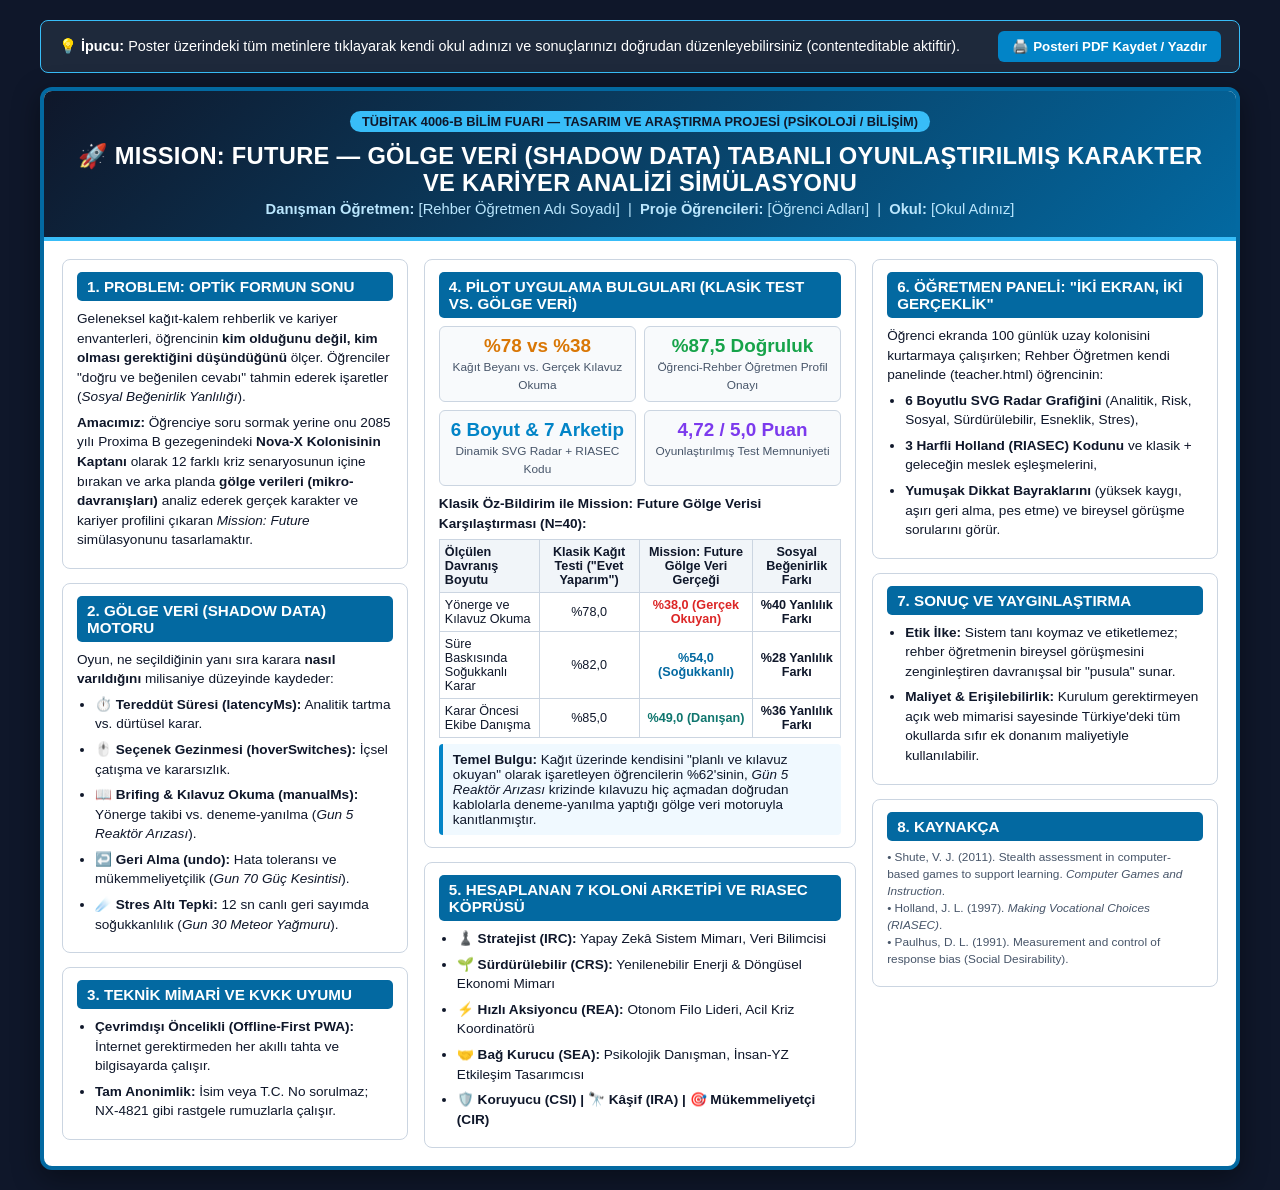
<file: tubitak-paketi/fuar_posteri_mission_future.html>
<!DOCTYPE html>
<html lang="tr">
<head>
  <meta charset="UTF-8">
  <title>TÜBİTAK 4006-B / 2204-A Bilim Fuarı Hazır Poster Taslağı — MISSION: FUTURE</title>
  <style>
    @page {
      size: A3 landscape;
      margin: 10mm;
    }
    * {
      box-sizing: border-box;
      font-family: 'Segoe UI', Tahoma, Geneva, Verdana, sans-serif;
    }
    body {
      margin: 0;
      padding: 20px;
      background: #0f172a;
      color: #0f172a;
    }
    .no-print {
      max-width: 1200px;
      margin: 0 auto 14px auto;
      background: #1e293b;
      border: 1px solid #38bdf8;
      color: white;
      padding: 10px 18px;
      border-radius: 8px;
      display: flex;
      justify-content: space-between;
      align-items: center;
      font-size: 0.9rem;
    }
    .no-print button {
      background: #0284c7;
      color: white;
      border: none;
      padding: 8px 14px;
      border-radius: 6px;
      font-weight: 600;
      cursor: pointer;
    }
    .poster {
      max-width: 1200px;
      margin: 0 auto;
      background: white;
      border: 4px solid #0369a1;
      border-radius: 12px;
      overflow: hidden;
      box-shadow: 0 8px 28px rgba(0,0,0,0.4);
    }
    .poster-header {
      background: linear-gradient(135deg, #0f172a, #0369a1);
      color: white;
      padding: 20px 28px;
      text-align: center;
      border-bottom: 4px solid #38bdf8;
    }
    .poster-header .badge {
      display: inline-block;
      background: #38bdf8;
      color: #0f172a;
      font-weight: 800;
      font-size: 0.8rem;
      padding: 3px 12px;
      border-radius: 99px;
      margin-bottom: 6px;
    }
    .poster-header h1 {
      margin: 4px 0;
      font-size: 1.48rem;
      letter-spacing: 0.3px;
    }
    .poster-header p {
      margin: 4px 0 0 0;
      font-size: 0.92rem;
      color: #bae6fd;
    }
    .poster-grid {
      display: grid;
      grid-template-columns: 1fr 1.25fr 1fr;
      gap: 16px;
      padding: 18px;
    }
    .col {
      display: flex;
      flex-direction: column;
      gap: 14px;
    }
    .box {
      border: 1.5px solid #cbd5e1;
      border-radius: 8px;
      padding: 12px 14px;
      background: #ffffff;
    }
    .box h3 {
      margin: 0 0 8px 0;
      font-size: 0.95rem;
      color: #ffffff;
      background: #0369a1;
      padding: 6px 10px;
      border-radius: 5px;
      text-transform: uppercase;
    }
    .box p, .box li {
      font-size: 0.85rem;
      line-height: 1.44;
      margin: 0 0 6px 0;
    }
    .box ul {
      margin: 0;
      padding-left: 18px;
    }
    .highlight {
      background: #f0f9ff;
      border-left: 4px solid #0284c7;
      padding: 8px 10px;
      font-size: 0.84rem;
      border-radius: 4px;
      margin-top: 6px;
    }
    .stat-row {
      display: grid;
      grid-template-columns: 1fr 1fr;
      gap: 8px;
      margin: 8px 0;
    }
    .mini-stat {
      background: #f8fafc;
      border: 1px solid #cbd5e1;
      border-radius: 6px;
      padding: 8px;
      text-align: center;
    }
    .mini-stat strong {
      display: block;
      font-size: 1.18rem;
      color: #0369a1;
    }
    .mini-stat span {
      font-size: 0.74rem;
      color: #475569;
    }
    @media print {
      body { background: white; padding: 0; }
      .no-print { display: none; }
      .poster { box-shadow: none; max-width: 100%; }
    }
  </style>
</head>
<body>

  <div class="no-print">
    <div>
      <strong>💡 İpucu:</strong> Poster üzerindeki tüm metinlere tıklayarak kendi okul adınızı ve sonuçlarınızı doğrudan düzenleyebilirsiniz (<code>contenteditable</code> aktiftir).
    </div>
    <button onclick="window.print()">🖨️ Posteri PDF Kaydet / Yazdır</button>
  </div>

  <div class="poster" contenteditable="true">
    <div class="poster-header">
      <div class="badge">TÜBİTAK 4006-B BİLİM FUARI — TASARIM VE ARAŞTIRMA PROJESİ (PSİKOLOJİ / BİLİŞİM)</div>
      <h1>🚀 MISSION: FUTURE — GÖLGE VERİ (SHADOW DATA) TABANLI OYUNLAŞTIRILMIŞ KARAKTER VE KARİYER ANALİZİ SİMÜLASYONU</h1>
      <p><strong>Danışman Öğretmen:</strong> [Rehber Öğretmen Adı Soyadı] &nbsp;|&nbsp; <strong>Proje Öğrencileri:</strong> [Öğrenci Adları] &nbsp;|&nbsp; <strong>Okul:</strong> [Okul Adınız]</p>
    </div>

    <div class="poster-grid">
      <!-- SOL SÜTUN -->
      <div class="col">
        <div class="box">
          <h3>1. Problem: Optik Formun Sonu</h3>
          <p>
            Geleneksel kağıt-kalem rehberlik ve kariyer envanterleri, öğrencinin <strong>kim olduğunu değil, kim olması gerektiğini düşündüğünü</strong> ölçer. Öğrenciler "doğru ve beğenilen cevabı" tahmin ederek işaretler (<em>Sosyal Beğenirlik Yanlılığı</em>).
          </p>
          <p>
            <strong>Amacımız:</strong> Öğrenciye soru sormak yerine onu 2085 yılı Proxima B gezegenindeki <strong>Nova-X Kolonisinin Kaptanı</strong> olarak 12 farklı kriz senaryosunun içine bırakan ve arka planda <strong>gölge verileri (mikro-davranışları)</strong> analiz ederek gerçek karakter ve kariyer profilini çıkaran <em>Mission: Future</em> simülasyonunu tasarlamaktır.
          </p>
        </div>

        <div class="box">
          <h3>2. Gölge Veri (Shadow Data) Motoru</h3>
          <p>Oyun, ne seçildiğinin yanı sıra karara <strong>nasıl varıldığını</strong> milisaniye düzeyinde kaydeder:</p>
          <ul>
            <li><strong>⏱️ Tereddüt Süresi (<code>latencyMs</code>):</strong> Analitik tartma vs. dürtüsel karar.</li>
            <li><strong>🖱️ Seçenek Gezinmesi (<code>hoverSwitches</code>):</strong> İçsel çatışma ve kararsızlık.</li>
            <li><strong>📖 Brifing & Kılavuz Okuma (<code>manualMs</code>):</strong> Yönerge takibi vs. deneme-yanılma (<em>Gun 5 Reaktör Arızası</em>).</li>
            <li><strong>↩️ Geri Alma (<code>undo</code>):</strong> Hata toleransı ve mükemmeliyetçilik (<em>Gun 70 Güç Kesintisi</em>).</li>
            <li><strong>☄️ Stres Altı Tepki:</strong> 12 sn canlı geri sayımda soğukkanlılık (<em>Gun 30 Meteor Yağmuru</em>).</li>
          </ul>
        </div>

        <div class="box">
          <h3>3. Teknik Mimari ve KVKK Uyumu</h3>
          <ul>
            <li><strong>Çevrimdışı Öncelikli (Offline-First PWA):</strong> İnternet gerektirmeden her akıllı tahta ve bilgisayarda çalışır.</li>
            <li><strong>Tam Anonimlik:</strong> İsim veya T.C. No sorulmaz; <code>NX-4821</code> gibi rastgele rumuzlarla çalışır.</li>
          </ul>
        </div>
      </div>

      <!-- ORTA SÜTUN -->
      <div class="col">
        <div class="box">
          <h3>4. Pilot Uygulama Bulguları (Klasik Test vs. Gölge Veri)</h3>
          <div class="stat-row">
            <div class="mini-stat">
              <strong style="color:#d97706;">%78 vs %38</strong>
              <span>Kağıt Beyanı vs. Gerçek Kılavuz Okuma</span>
            </div>
            <div class="mini-stat">
              <strong style="color:#16a34a;">%87,5 Doğruluk</strong>
              <span>Öğrenci-Rehber Öğretmen Profil Onayı</span>
            </div>
            <div class="mini-stat">
              <strong style="color:#0284c7;">6 Boyut & 7 Arketip</strong>
              <span>Dinamik SVG Radar + RIASEC Kodu</span>
            </div>
            <div class="mini-stat">
              <strong style="color:#7c3aed;">4,72 / 5,0 Puan</strong>
              <span>Oyunlaştırılmış Test Memnuniyeti</span>
            </div>
          </div>

          <p style="margin-top:8px;"><strong>Klasik Öz-Bildirim ile Mission: Future Gölge Verisi Karşılaştırması (N=40):</strong></p>
          <table style="width:100%; border-collapse:collapse; font-size:0.79rem; margin-top:4px;" border="1" bordercolor="#cbd5e1" cellpadding="5">
            <tr style="background:#f1f5f9; font-weight:bold;">
              <td>Ölçülen Davranış Boyutu</td>
              <td align="center">Klasik Kağıt Testi ("Evet Yaparım")</td>
              <td align="center">Mission: Future Gölge Veri Gerçeği</td>
              <td align="center">Sosyal Beğenirlik Farkı</td>
            </tr>
            <tr>
              <td>Yönerge ve Kılavuz Okuma</td>
              <td align="center">%78,0</td>
              <td align="center" style="color:#dc2626; font-weight:bold;">%38,0 (Gerçek Okuyan)</td>
              <td align="center" style="font-weight:bold;">%40 Yanlılık Farkı</td>
            </tr>
            <tr>
              <td>Süre Baskısında Soğukkanlı Karar</td>
              <td align="center">%82,0</td>
              <td align="center" style="color:#0369a1; font-weight:bold;">%54,0 (Soğukkanlı)</td>
              <td align="center" style="font-weight:bold;">%28 Yanlılık Farkı</td>
            </tr>
            <tr>
              <td>Karar Öncesi Ekibe Danışma</td>
              <td align="center">%85,0</td>
              <td align="center" style="color:#0f766e; font-weight:bold;">%49,0 (Danışan)</td>
              <td align="center" style="font-weight:bold;">%36 Yanlılık Farkı</td>
            </tr>
          </table>

          <div class="highlight">
            <strong>Temel Bulgu:</strong> Kağıt üzerinde kendisini "planlı ve kılavuz okuyan" olarak işaretleyen öğrencilerin %62'sinin, <em>Gün 5 Reaktör Arızası</em> krizinde kılavuzu hiç açmadan doğrudan kablolarla deneme-yanılma yaptığı gölge veri motoruyla kanıtlanmıştır.
          </div>
        </div>

        <div class="box">
          <h3>5. Hesaplanan 7 Koloni Arketipi ve RIASEC Köprüsü</h3>
          <ul>
            <li><strong>♟️ Stratejist (IRC):</strong> Yapay Zekâ Sistem Mimarı, Veri Bilimcisi</li>
            <li><strong>🌱 Sürdürülebilir (CRS):</strong> Yenilenebilir Enerji & Döngüsel Ekonomi Mimarı</li>
            <li><strong>⚡ Hızlı Aksiyoncu (REA):</strong> Otonom Filo Lideri, Acil Kriz Koordinatörü</li>
            <li><strong>🤝 Bağ Kurucu (SEA):</strong> Psikolojik Danışman, İnsan-YZ Etkileşim Tasarımcısı</li>
            <li><strong>🛡️ Koruyucu (CSI) | 🔭 Kâşif (IRA) | 🎯 Mükemmeliyetçi (CIR)</strong></li>
          </ul>
        </div>
      </div>

      <!-- SAĞ SÜTUN -->
      <div class="col">
        <div class="box">
          <h3>6. Öğretmen Paneli: "İki Ekran, İki Gerçeklik"</h3>
          <p>
            Öğrenci ekranda 100 günlük uzay kolonisini kurtarmaya çalışırken; Rehber Öğretmen kendi panelinde (<code>teacher.html</code>) öğrencinin:
          </p>
          <ul>
            <li><strong>6 Boyutlu SVG Radar Grafiğini</strong> (Analitik, Risk, Sosyal, Sürdürülebilir, Esneklik, Stres),</li>
            <li><strong>3 Harfli Holland (RIASEC) Kodunu</strong> ve klasik + geleceğin meslek eşleşmelerini,</li>
            <li><strong>Yumuşak Dikkat Bayraklarını</strong> (yüksek kaygı, aşırı geri alma, pes etme) ve bireysel görüşme sorularını görür.</li>
          </ul>
        </div>

        <div class="box">
          <h3>7. Sonuç ve Yaygınlaştırma</h3>
          <ul>
            <li><strong>Etik İlke:</strong> Sistem tanı koymaz ve etiketlemez; rehber öğretmenin bireysel görüşmesini zenginleştiren davranışsal bir "pusula" sunar.</li>
            <li><strong>Maliyet & Erişilebilirlik:</strong> Kurulum gerektirmeyen açık web mimarisi sayesinde Türkiye'deki tüm okullarda sıfır ek donanım maliyetiyle kullanılabilir.</li>
          </ul>
        </div>

        <div class="box">
          <h3>8. Kaynakça</h3>
          <p style="font-size:0.74rem; color:#475569;">
            • Shute, V. J. (2011). Stealth assessment in computer-based games to support learning. <em>Computer Games and Instruction</em>.<br>
            • Holland, J. L. (1997). <em>Making Vocational Choices (RIASEC)</em>.<br>
            • Paulhus, D. L. (1991). Measurement and control of response bias (Social Desirability).
          </p>
        </div>
      </div>
    </div>
  </div>

</body>
</html>
</file>
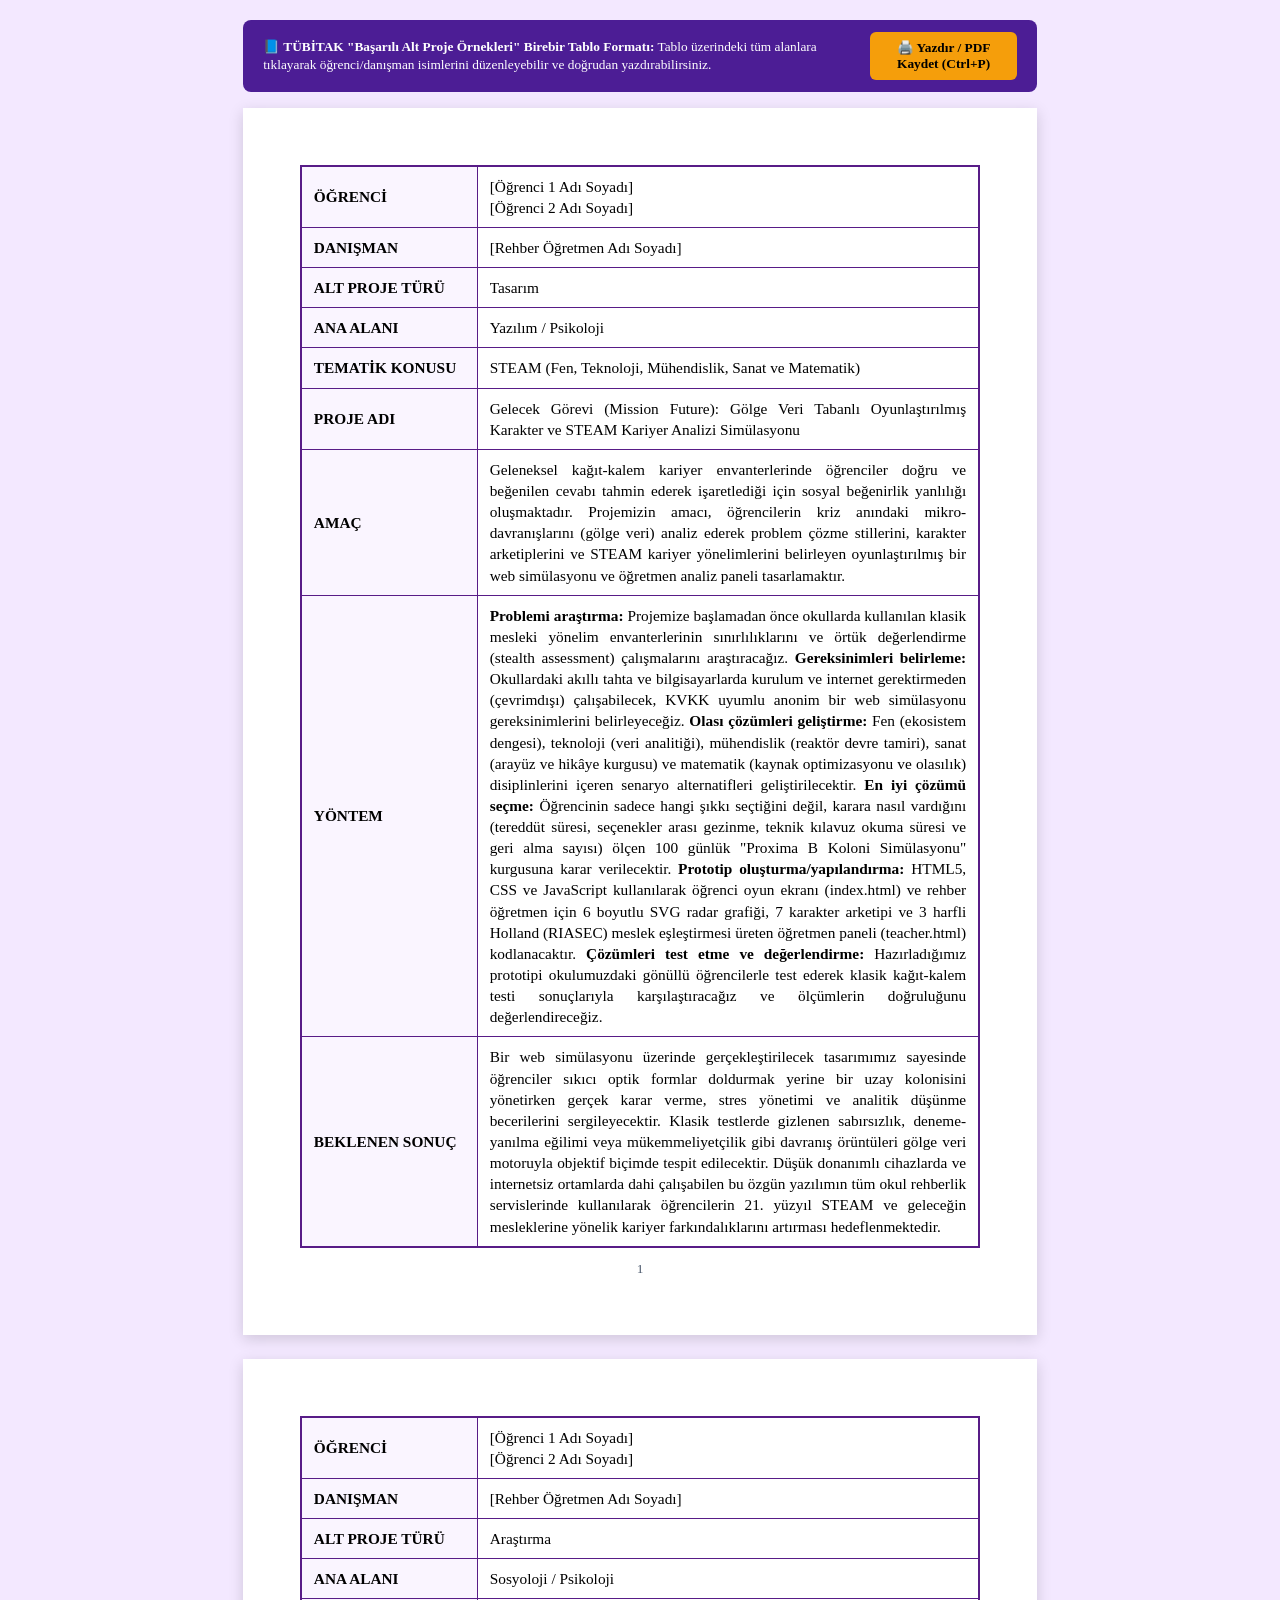
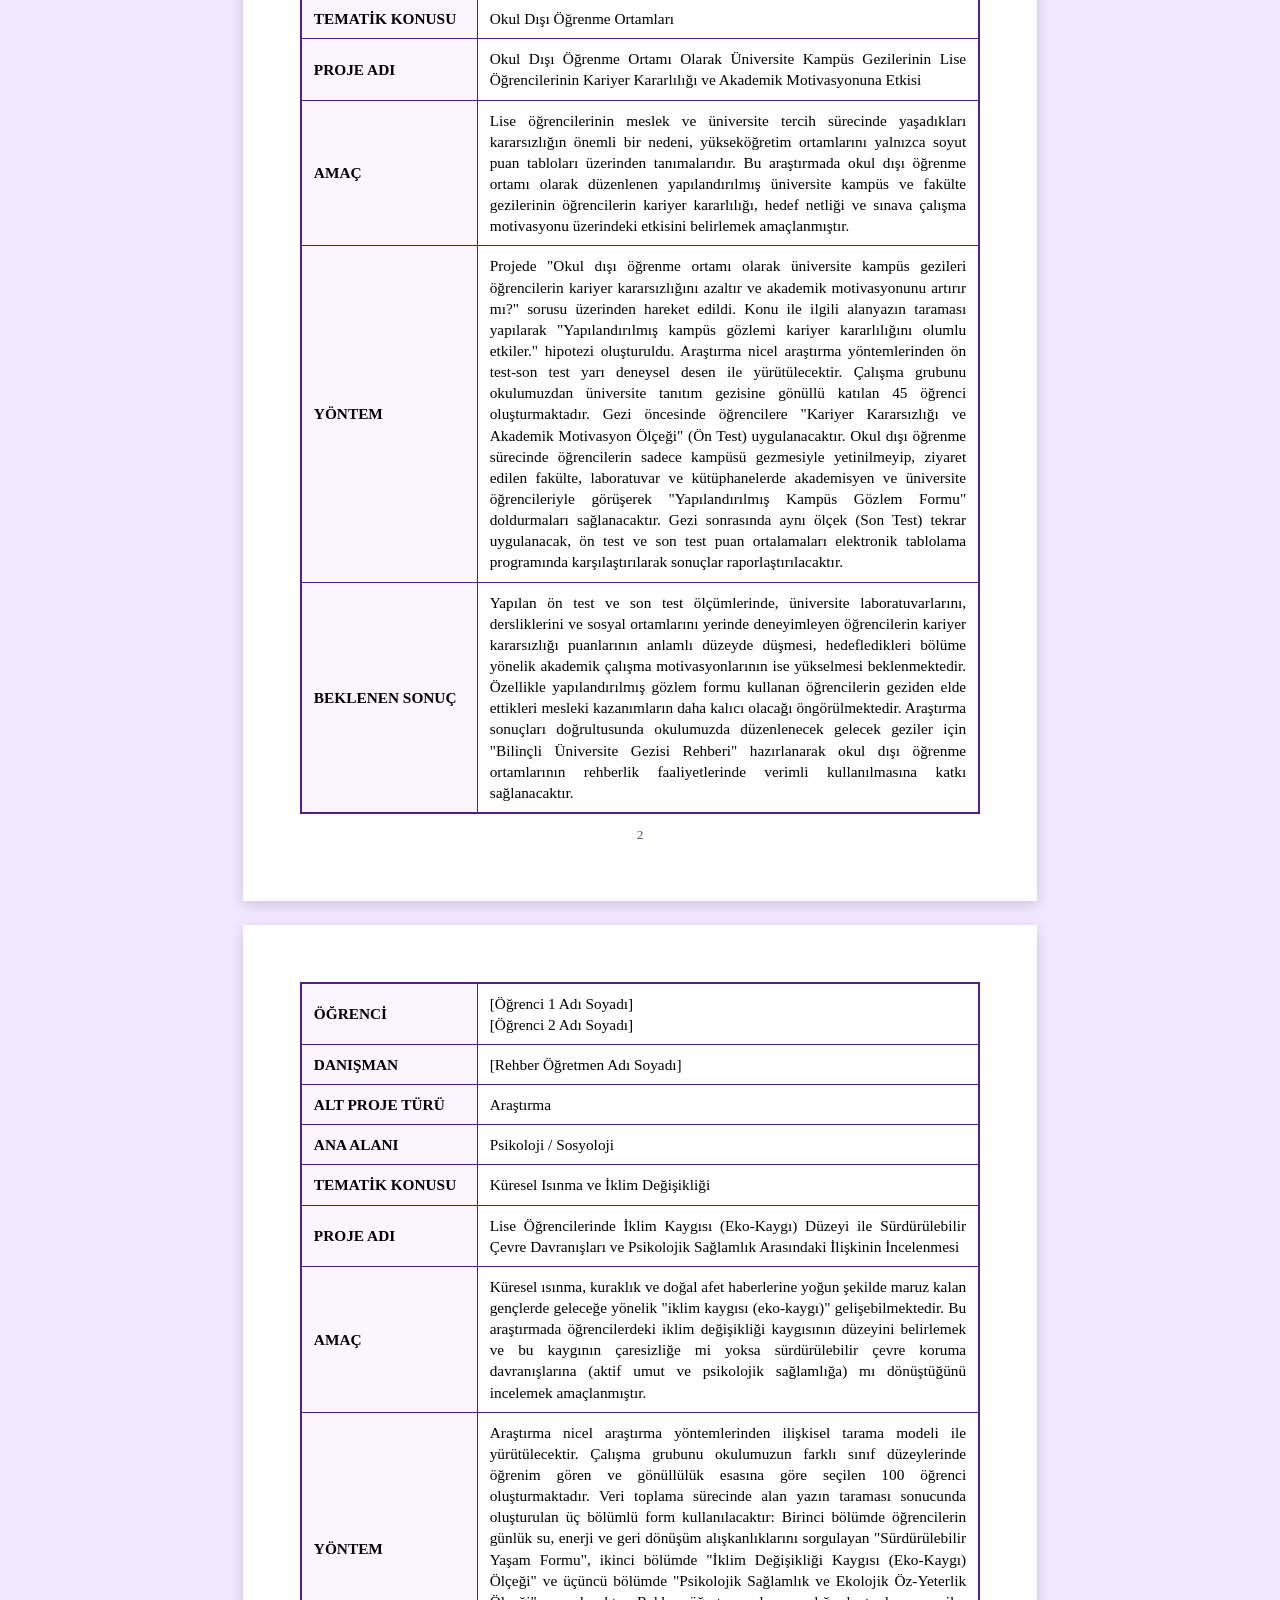
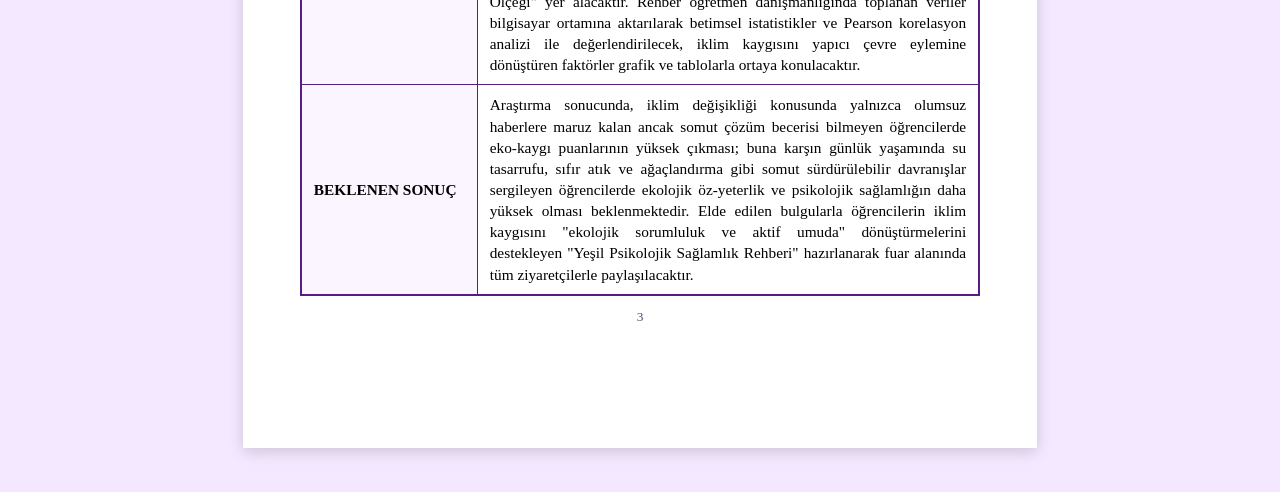
<file: tubitak-paketi/tubitak_4006_basarili_ornek_formatinda_alt_projeler.html>
<!DOCTYPE html>
<html lang="tr">
<head>
  <meta charset="UTF-8">
  <title>TÜBİTAK 4006 Başarılı Alt Proje Örnekleri Formatında Hazır Alt Proje Tabloları</title>
  <style>
    @page {
      size: A4;
      margin: 15mm;
    }
    * {
      box-sizing: border-box;
      font-family: 'Times New Roman', Times, serif;
    }
    body {
      margin: 0;
      padding: 20px;
      background: #f3e8ff;
      color: #000;
      font-size: 11.5pt;
      line-height: 1.38;
    }
    .no-print {
      max-width: 210mm;
      margin: 0 auto 16px auto;
      background: #4c1d95;
      color: white;
      padding: 12px 20px;
      border-radius: 8px;
      display: flex;
      justify-content: space-between;
      align-items: center;
      font-family: 'Segoe UI', sans-serif;
      font-size: 10pt;
    }
    .no-print button {
      background: #f59e0b;
      color: #000;
      border: none;
      padding: 8px 16px;
      border-radius: 6px;
      font-weight: 700;
      cursor: pointer;
    }
    .page {
      width: 210mm;
      min-height: 297mm;
      margin: 0 auto 24px auto;
      background: white;
      padding: 15mm;
      box-shadow: 0 4px 14px rgba(0,0,0,0.15);
      page-break-after: always;
    }
    table.tubitak-table {
      width: 100%;
      border-collapse: collapse;
      border: 2px solid #581c87;
    }
    table.tubitak-table td {
      border: 1.5px solid #581c87;
      padding: 9px 12px;
      vertical-align: middle;
      text-align: justify;
    }
    table.tubitak-table td.label-col {
      width: 26%;
      font-weight: bold;
      text-align: left;
      text-transform: uppercase;
      background: #faf5ff;
    }
    .page-num {
      text-align: center;
      margin-top: 12px;
      font-size: 10pt;
      color: #475569;
    }
    @media print {
      body { background: white; padding: 0; }
      .no-print { display: none; }
      .page { width: 100%; min-height: auto; margin: 0; padding: 0; box-shadow: none; }
    }
  </style>
</head>
<body>

  <div class="no-print">
    <div>
      <strong>📘 TÜBİTAK "Başarılı Alt Proje Örnekleri" Birebir Tablo Formatı:</strong> Tablo üzerindeki tüm alanlara tıklayarak öğrenci/danışman isimlerini düzenleyebilir ve doğrudan yazdırabilirsiniz.
    </div>
    <button onclick="window.print()">🖨️ Yazdır / PDF Kaydet (Ctrl+P)</button>
  </div>

  <!-- SAYFA 1: PROJE 1 — MISSION: FUTURE (TASARIM / STEAM) -->
  <div class="page" contenteditable="true">
    <table class="tubitak-table">
      <tr>
        <td class="label-col">ÖĞRENCİ</td>
        <td>[Öğrenci 1 Adı Soyadı]<br>[Öğrenci 2 Adı Soyadı]</td>
      </tr>
      <tr>
        <td class="label-col">DANIŞMAN</td>
        <td>[Rehber Öğretmen Adı Soyadı]</td>
      </tr>
      <tr>
        <td class="label-col">ALT PROJE TÜRÜ</td>
        <td>Tasarım</td>
      </tr>
      <tr>
        <td class="label-col">ANA ALANI</td>
        <td>Yazılım / Psikoloji</td>
      </tr>
      <tr>
        <td class="label-col">TEMATİK KONUSU</td>
        <td>STEAM (Fen, Teknoloji, Mühendislik, Sanat ve Matematik)</td>
      </tr>
      <tr>
        <td class="label-col">PROJE ADI</td>
        <td>Gelecek Görevi (Mission Future): Gölge Veri Tabanlı Oyunlaştırılmış Karakter ve STEAM Kariyer Analizi Simülasyonu</td>
      </tr>
      <tr>
        <td class="label-col">AMAÇ</td>
        <td>Geleneksel kağıt-kalem kariyer envanterlerinde öğrenciler doğru ve beğenilen cevabı tahmin ederek işaretlediği için sosyal beğenirlik yanlılığı oluşmaktadır. Projemizin amacı, öğrencilerin kriz anındaki mikro-davranışlarını (gölge veri) analiz ederek problem çözme stillerini, karakter arketiplerini ve STEAM kariyer yönelimlerini belirleyen oyunlaştırılmış bir web simülasyonu ve öğretmen analiz paneli tasarlamaktır.</td>
      </tr>
      <tr>
        <td class="label-col">YÖNTEM</td>
        <td><strong>Problemi araştırma:</strong> Projemize başlamadan önce okullarda kullanılan klasik mesleki yönelim envanterlerinin sınırlılıklarını ve örtük değerlendirme (stealth assessment) çalışmalarını araştıracağız. <strong>Gereksinimleri belirleme:</strong> Okullardaki akıllı tahta ve bilgisayarlarda kurulum ve internet gerektirmeden (çevrimdışı) çalışabilecek, KVKK uyumlu anonim bir web simülasyonu gereksinimlerini belirleyeceğiz. <strong>Olası çözümleri geliştirme:</strong> Fen (ekosistem dengesi), teknoloji (veri analitiği), mühendislik (reaktör devre tamiri), sanat (arayüz ve hikâye kurgusu) ve matematik (kaynak optimizasyonu ve olasılık) disiplinlerini içeren senaryo alternatifleri geliştirilecektir. <strong>En iyi çözümü seçme:</strong> Öğrencinin sadece hangi şıkkı seçtiğini değil, karara nasıl vardığını (tereddüt süresi, seçenekler arası gezinme, teknik kılavuz okuma süresi ve geri alma sayısı) ölçen 100 günlük "Proxima B Koloni Simülasyonu" kurgusuna karar verilecektir. <strong>Prototip oluşturma/yapılandırma:</strong> HTML5, CSS ve JavaScript kullanılarak öğrenci oyun ekranı (<code>index.html</code>) ve rehber öğretmen için 6 boyutlu SVG radar grafiği, 7 karakter arketipi ve 3 harfli Holland (RIASEC) meslek eşleştirmesi üreten öğretmen paneli (<code>teacher.html</code>) kodlanacaktır. <strong>Çözümleri test etme ve değerlendirme:</strong> Hazırladığımız prototipi okulumuzdaki gönüllü öğrencilerle test ederek klasik kağıt-kalem testi sonuçlarıyla karşılaştıracağız ve ölçümlerin doğruluğunu değerlendireceğiz.</td>
      </tr>
      <tr>
        <td class="label-col">BEKLENEN SONUÇ</td>
        <td>Bir web simülasyonu üzerinde gerçekleştirilecek tasarımımız sayesinde öğrenciler sıkıcı optik formlar doldurmak yerine bir uzay kolonisini yönetirken gerçek karar verme, stres yönetimi ve analitik düşünme becerilerini sergileyecektir. Klasik testlerde gizlenen sabırsızlık, deneme-yanılma eğilimi veya mükemmeliyetçilik gibi davranış örüntüleri gölge veri motoruyla objektif biçimde tespit edilecektir. Düşük donanımlı cihazlarda ve internetsiz ortamlarda dahi çalışabilen bu özgün yazılımın tüm okul rehberlik servislerinde kullanılarak öğrencilerin 21. yüzyıl STEAM ve geleceğin mesleklerine yönelik kariyer farkındalıklarını artırması hedeflenmektedir.</td>
      </tr>
    </table>
    <div class="page-num">1</div>
  </div>

  <!-- SAYFA 2: PROJE 2 — OKUL DIŞI ÖĞRENME ORTAMLARI (ARAŞTIRMA / PDR) -->
  <div class="page" contenteditable="true">
    <table class="tubitak-table">
      <tr>
        <td class="label-col">ÖĞRENCİ</td>
        <td>[Öğrenci 1 Adı Soyadı]<br>[Öğrenci 2 Adı Soyadı]</td>
      </tr>
      <tr>
        <td class="label-col">DANIŞMAN</td>
        <td>[Rehber Öğretmen Adı Soyadı]</td>
      </tr>
      <tr>
        <td class="label-col">ALT PROJE TÜRÜ</td>
        <td>Araştırma</td>
      </tr>
      <tr>
        <td class="label-col">ANA ALANI</td>
        <td>Sosyoloji / Psikoloji</td>
      </tr>
      <tr>
        <td class="label-col">TEMATİK KONUSU</td>
        <td>Okul Dışı Öğrenme Ortamları</td>
      </tr>
      <tr>
        <td class="label-col">PROJE ADI</td>
        <td>Okul Dışı Öğrenme Ortamı Olarak Üniversite Kampüs Gezilerinin Lise Öğrencilerinin Kariyer Kararlılığı ve Akademik Motivasyonuna Etkisi</td>
      </tr>
      <tr>
        <td class="label-col">AMAÇ</td>
        <td>Lise öğrencilerinin meslek ve üniversite tercih sürecinde yaşadıkları kararsızlığın önemli bir nedeni, yükseköğretim ortamlarını yalnızca soyut puan tabloları üzerinden tanımalarıdır. Bu araştırmada okul dışı öğrenme ortamı olarak düzenlenen yapılandırılmış üniversite kampüs ve fakülte gezilerinin öğrencilerin kariyer kararlılığı, hedef netliği ve sınava çalışma motivasyonu üzerindeki etkisini belirlemek amaçlanmıştır.</td>
      </tr>
      <tr>
        <td class="label-col">YÖNTEM</td>
        <td>Projede "Okul dışı öğrenme ortamı olarak üniversite kampüs gezileri öğrencilerin kariyer kararsızlığını azaltır ve akademik motivasyonunu artırır mı?" sorusu üzerinden hareket edildi. Konu ile ilgili alanyazın taraması yapılarak "Yapılandırılmış kampüs gözlemi kariyer kararlılığını olumlu etkiler." hipotezi oluşturuldu. Araştırma nicel araştırma yöntemlerinden ön test-son test yarı deneysel desen ile yürütülecektir. Çalışma grubunu okulumuzdan üniversite tanıtım gezisine gönüllü katılan 45 öğrenci oluşturmaktadır. Gezi öncesinde öğrencilere "Kariyer Kararsızlığı ve Akademik Motivasyon Ölçeği" (Ön Test) uygulanacaktır. Okul dışı öğrenme sürecinde öğrencilerin sadece kampüsü gezmesiyle yetinilmeyip, ziyaret edilen fakülte, laboratuvar ve kütüphanelerde akademisyen ve üniversite öğrencileriyle görüşerek "Yapılandırılmış Kampüs Gözlem Formu" doldurmaları sağlanacaktır. Gezi sonrasında aynı ölçek (Son Test) tekrar uygulanacak, ön test ve son test puan ortalamaları elektronik tablolama programında karşılaştırılarak sonuçlar raporlaştırılacaktır.</td>
      </tr>
      <tr>
        <td class="label-col">BEKLENEN SONUÇ</td>
        <td>Yapılan ön test ve son test ölçümlerinde, üniversite laboratuvarlarını, dersliklerini ve sosyal ortamlarını yerinde deneyimleyen öğrencilerin kariyer kararsızlığı puanlarının anlamlı düzeyde düşmesi, hedefledikleri bölüme yönelik akademik çalışma motivasyonlarının ise yükselmesi beklenmektedir. Özellikle yapılandırılmış gözlem formu kullanan öğrencilerin geziden elde ettikleri mesleki kazanımların daha kalıcı olacağı öngörülmektedir. Araştırma sonuçları doğrultusunda okulumuzda düzenlenecek gelecek geziler için "Bilinçli Üniversite Gezisi Rehberi" hazırlanarak okul dışı öğrenme ortamlarının rehberlik faaliyetlerinde verimli kullanılmasına katkı sağlanacaktır.</td>
      </tr>
    </table>
    <div class="page-num">2</div>
  </div>

  <!-- SAYFA 3: PROJE 3 — KÜRESEL ISINMA VE İKLİM DEĞİŞİKLİĞİ / ÇEVRE (ARAŞTIRMA VEYA TASARIM / PDR) -->
  <div class="page" contenteditable="true">
    <table class="tubitak-table">
      <tr>
        <td class="label-col">ÖĞRENCİ</td>
        <td>[Öğrenci 1 Adı Soyadı]<br>[Öğrenci 2 Adı Soyadı]</td>
      </tr>
      <tr>
        <td class="label-col">DANIŞMAN</td>
        <td>[Rehber Öğretmen Adı Soyadı]</td>
      </tr>
      <tr>
        <td class="label-col">ALT PROJE TÜRÜ</td>
        <td>Araştırma</td>
      </tr>
      <tr>
        <td class="label-col">ANA ALANI</td>
        <td>Psikoloji / Sosyoloji</td>
      </tr>
      <tr>
        <td class="label-col">TEMATİK KONUSU</td>
        <td>Küresel Isınma ve İklim Değişikliği</td>
      </tr>
      <tr>
        <td class="label-col">PROJE ADI</td>
        <td>Lise Öğrencilerinde İklim Kaygısı (Eko-Kaygı) Düzeyi ile Sürdürülebilir Çevre Davranışları ve Psikolojik Sağlamlık Arasındaki İlişkinin İncelenmesi</td>
      </tr>
      <tr>
        <td class="label-col">AMAÇ</td>
        <td>Küresel ısınma, kuraklık ve doğal afet haberlerine yoğun şekilde maruz kalan gençlerde geleceğe yönelik "iklim kaygısı (eko-kaygı)" gelişebilmektedir. Bu araştırmada öğrencilerdeki iklim değişikliği kaygısının düzeyini belirlemek ve bu kaygının çaresizliğe mi yoksa sürdürülebilir çevre koruma davranışlarına (aktif umut ve psikolojik sağlamlığa) mı dönüştüğünü incelemek amaçlanmıştır.</td>
      </tr>
      <tr>
        <td class="label-col">YÖNTEM</td>
        <td>Araştırma nicel araştırma yöntemlerinden ilişkisel tarama modeli ile yürütülecektir. Çalışma grubunu okulumuzun farklı sınıf düzeylerinde öğrenim gören ve gönüllülük esasına göre seçilen 100 öğrenci oluşturmaktadır. Veri toplama sürecinde alan yazın taraması sonucunda oluşturulan üç bölümlü form kullanılacaktır: Birinci bölümde öğrencilerin günlük su, enerji ve geri dönüşüm alışkanlıklarını sorgulayan "Sürdürülebilir Yaşam Formu", ikinci bölümde "İklim Değişikliği Kaygısı (Eko-Kaygı) Ölçeği" ve üçüncü bölümde "Psikolojik Sağlamlık ve Ekolojik Öz-Yeterlik Ölçeği" yer alacaktır. Rehber öğretmen danışmanlığında toplanan veriler bilgisayar ortamına aktarılarak betimsel istatistikler ve Pearson korelasyon analizi ile değerlendirilecek, iklim kaygısını yapıcı çevre eylemine dönüştüren faktörler grafik ve tablolarla ortaya konulacaktır.</td>
      </tr>
      <tr>
        <td class="label-col">BEKLENEN SONUÇ</td>
        <td>Araştırma sonucunda, iklim değişikliği konusunda yalnızca olumsuz haberlere maruz kalan ancak somut çözüm becerisi bilmeyen öğrencilerde eko-kaygı puanlarının yüksek çıkması; buna karşın günlük yaşamında su tasarrufu, sıfır atık ve ağaçlandırma gibi somut sürdürülebilir davranışlar sergileyen öğrencilerde ekolojik öz-yeterlik ve psikolojik sağlamlığın daha yüksek olması beklenmektedir. Elde edilen bulgularla öğrencilerin iklim kaygısını "ekolojik sorumluluk ve aktif umuda" dönüştürmelerini destekleyen "Yeşil Psikolojik Sağlamlık Rehberi" hazırlanarak fuar alanında tüm ziyaretçilerle paylaşılacaktır.</td>
      </tr>
    </table>
    <div class="page-num">3</div>
  </div>

</body>
</html>
</file>
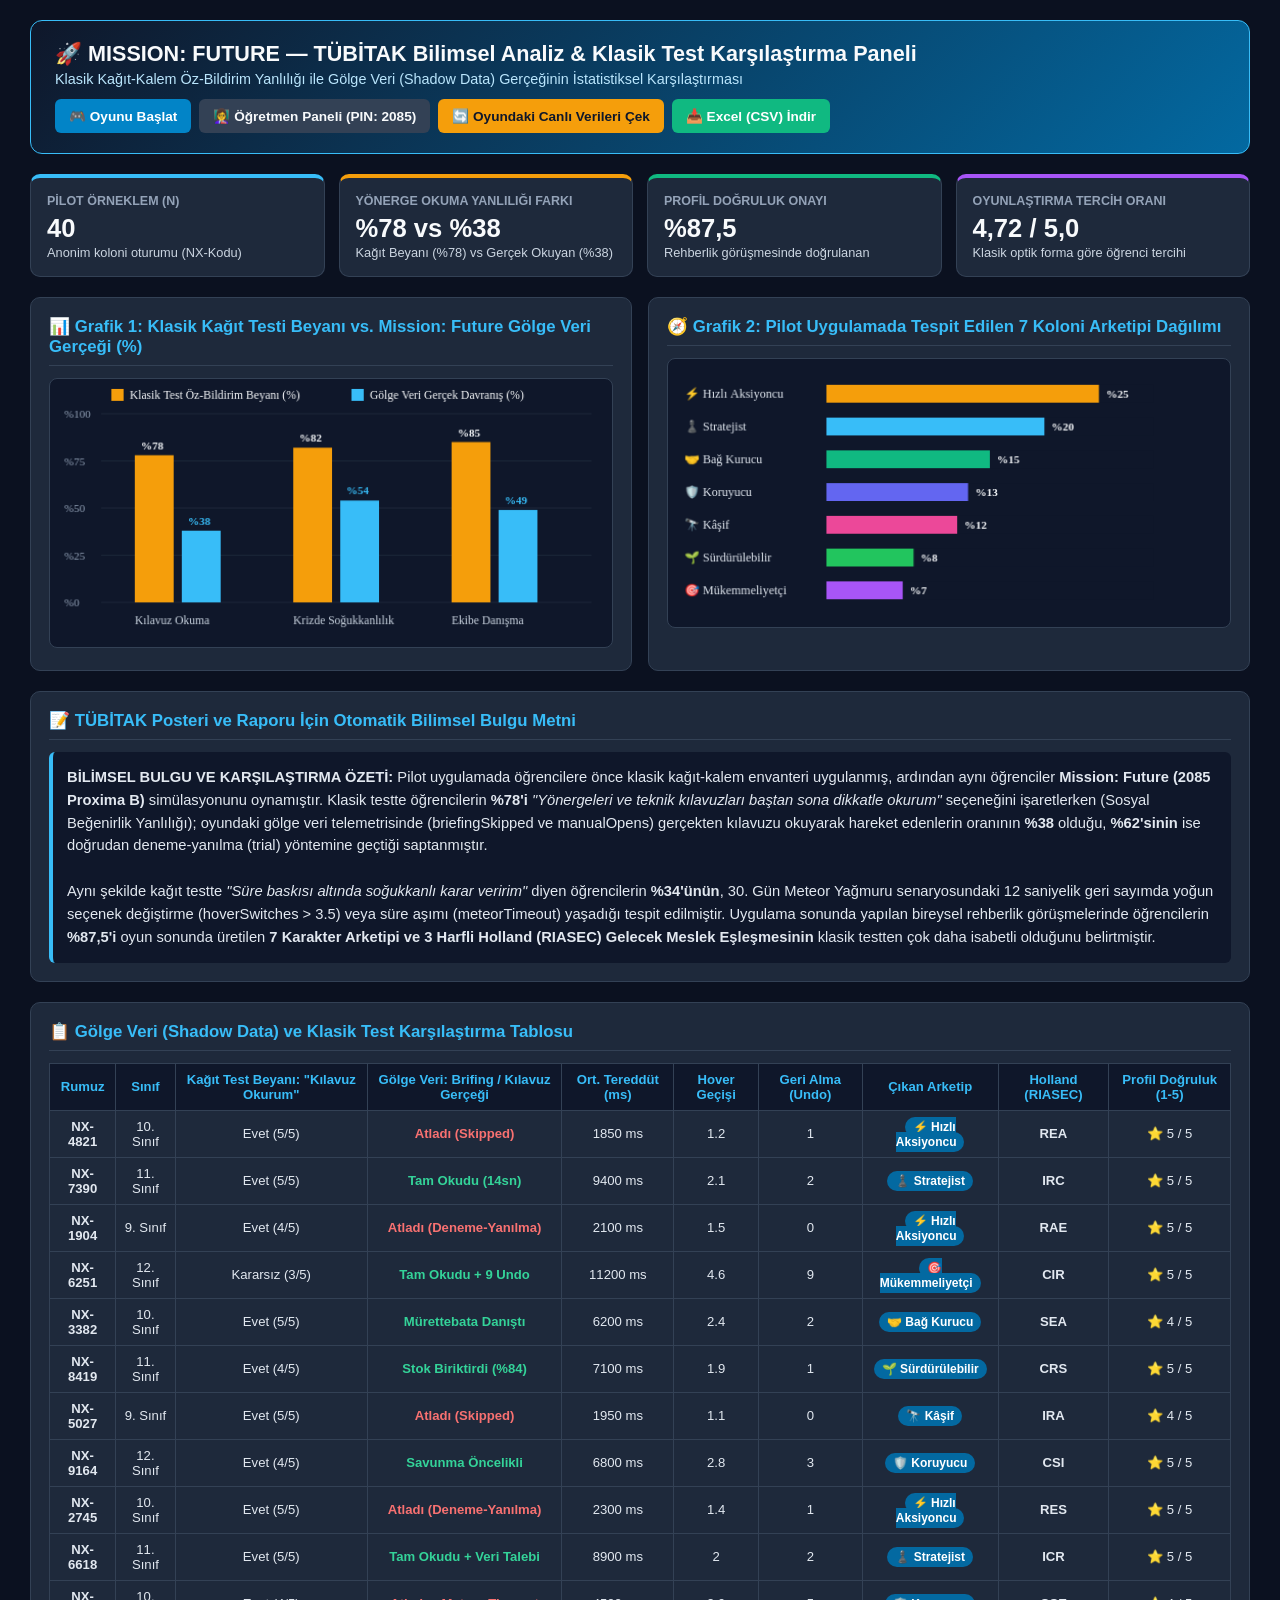
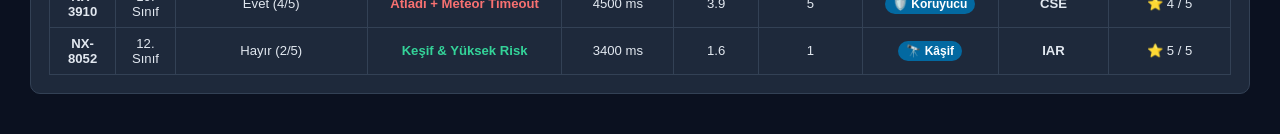
<file: tubitak-paketi/tubitak_analiz_ve_karsilastirma_paneli.html>
<!DOCTYPE html>
<html lang="tr">
<head>
  <meta charset="UTF-8">
  <title>Mission: Future — TÜBİTAK Bilimsel Analiz ve Sosyal Beğenirlik Karşılaştırma Paneli</title>
  <style>
    * {
      box-sizing: border-box;
      font-family: 'Segoe UI', Tahoma, Geneva, Verdana, sans-serif;
    }
    body {
      margin: 0;
      padding: 20px;
      background: #0b1120;
      color: #e2e8f0;
    }
    .container {
      max-width: 1220px;
      margin: 0 auto;
    }
    .header {
      background: linear-gradient(135deg, #0f172a, #0369a1);
      border: 1px solid #38bdf8;
      padding: 20px 24px;
      border-radius: 12px;
      margin-bottom: 20px;
      display: flex;
      justify-content: space-between;
      align-items: center;
      flex-wrap: wrap;
      gap: 12px;
    }
    .header h1 { margin: 0; font-size: 1.35rem; color: #f8fafc; }
    .header p { margin: 4px 0 0 0; color: #bae6fd; font-size: 0.9rem; }
    .btn-group { display: flex; gap: 8px; flex-wrap: wrap; }
    button, a.btn {
      padding: 9px 14px;
      border: none;
      border-radius: 6px;
      font-weight: 600;
      cursor: pointer;
      font-size: 0.85rem;
      text-decoration: none;
      display: inline-block;
    }
    .btn-cyan { background: #0284c7; color: white; }
    .btn-emerald { background: #10b981; color: white; }
    .btn-amber { background: #f59e0b; color: #0f172a; }
    .btn-slate { background: #334155; color: #f8fafc; }

    .stats-grid {
      display: grid;
      grid-template-columns: repeat(auto-fit, minmax(220px, 1fr));
      gap: 14px;
      margin-bottom: 20px;
    }
    .stat-card {
      background: #1e293b;
      border: 1px solid #334155;
      border-top: 4px solid #38bdf8;
      padding: 16px;
      border-radius: 10px;
    }
    .stat-card .label { font-size: 0.78rem; color: #94a3b8; font-weight: 700; text-transform: uppercase; }
    .stat-card .value { font-size: 1.6rem; font-weight: 800; color: #f8fafc; margin: 6px 0 2px 0; }
    .stat-card .sub { font-size: 0.8rem; color: #cbd5e1; }

    .grid-2 {
      display: grid;
      grid-template-columns: 1fr 1fr;
      gap: 16px;
      margin-bottom: 20px;
    }
    @media (max-width: 850px) {
      .grid-2 { grid-template-columns: 1fr; }
    }
    .card {
      background: #1e293b;
      border: 1px solid #334155;
      border-radius: 10px;
      padding: 18px;
      margin-bottom: 20px;
    }
    .card h2 {
      margin: 0 0 12px 0;
      font-size: 1.05rem;
      color: #38bdf8;
      border-bottom: 1px solid #334155;
      padding-bottom: 8px;
    }
    canvas {
      width: 100%;
      height: 270px;
      background: #0f172a;
      border: 1px solid #334155;
      border-radius: 8px;
    }
    .report-box {
      background: #0f172a;
      border-left: 4px solid #38bdf8;
      padding: 14px;
      border-radius: 6px;
      font-size: 0.92rem;
      line-height: 1.55;
      color: #e2e8f0;
    }
    table {
      width: 100%;
      border-collapse: collapse;
      font-size: 0.82rem;
    }
    th, td {
      border: 1px solid #334155;
      padding: 8px;
      text-align: center;
    }
    th { background: #0f172a; color: #38bdf8; }
    .badge {
      padding: 3px 8px;
      border-radius: 99px;
      font-size: 0.75rem;
      font-weight: 700;
      background: #0369a1;
      color: white;
    }
  </style>
</head>
<body>
  <div class="container">
    <div class="header">
      <div>
        <h1>🚀 MISSION: FUTURE — TÜBİTAK Bilimsel Analiz & Klasik Test Karşılaştırma Paneli</h1>
        <p>Klasik Kağıt-Kalem Öz-Bildirim Yanlılığı ile Gölge Veri (Shadow Data) Gerçeğinin İstatistiksel Karşılaştırması</p>
      </div>
      <div class="btn-group">
        <a class="btn btn-cyan" href="../index.html" target="_blank">🎮 Oyunu Başlat</a>
        <a class="btn btn-slate" href="../teacher.html" target="_blank">👩‍🏫 Öğretmen Paneli (PIN: 2085)</a>
        <button class="btn-amber" onclick="syncFromGame()">🔄 Oyundaki Canlı Verileri Çek</button>
        <button class="btn-emerald" onclick="exportCSV()">📥 Excel (CSV) İndir</button>
      </div>
    </div>

    <!-- ÖZET İSTATİSTİK KARTLARI -->
    <div class="stats-grid">
      <div class="stat-card">
        <div class="label">Pilot Örneklem (N)</div>
        <div class="value" id="stN">40</div>
        <div class="sub" id="stNSub">Anonim koloni oturumu (NX-Kodu)</div>
      </div>
      <div class="stat-card" style="border-top-color:#f59e0b;">
        <div class="label">Yönerge Okuma Yanlılığı Farkı</div>
        <div class="value" id="stBias">%78 vs %38</div>
        <div class="sub">Kağıt Beyanı (%78) vs Gerçek Okuyan (%38)</div>
      </div>
      <div class="stat-card" style="border-top-color:#10b981;">
        <div class="label">Profil Doğruluk Onayı</div>
        <div class="value" id="stAcc">%87,5</div>
        <div class="sub">Rehberlik görüşmesinde doğrulanan</div>
      </div>
      <div class="stat-card" style="border-top-color:#a855f7;">
        <div class="label">Oyunlaştırma Tercih Oranı</div>
        <div class="value" id="stPref">4,72 / 5,0</div>
        <div class="sub">Klasik optik forma göre öğrenci tercihi</div>
      </div>
    </div>

    <!-- GRAFİKLER -->
    <div class="grid-2">
      <div class="card" style="margin-bottom:0;">
        <h2>📊 Grafik 1: Klasik Kağıt Testi Beyanı vs. Mission: Future Gölge Veri Gerçeği (%)</h2>
        <canvas id="biasChart" width="550" height="270"></canvas>
      </div>
      <div class="card" style="margin-bottom:0;">
        <h2>🧭 Grafik 2: Pilot Uygulamada Tespit Edilen 7 Koloni Arketipi Dağılımı</h2>
        <canvas id="archChart" width="550" height="270"></canvas>
      </div>
    </div>

    <!-- OTOMATİK BİLİMSEL BULGU METNİ -->
    <div class="card">
      <h2>📝 TÜBİTAK Posteri ve Raporu İçin Otomatik Bilimsel Bulgu Metni</h2>
      <div class="report-box" id="reportText"></div>
    </div>

    <!-- PİLOT VERİ TABLOSU -->
    <div class="card">
      <h2>📋 Gölge Veri (Shadow Data) ve Klasik Test Karşılaştırma Tablosu</h2>
      <div style="overflow-x:auto;">
        <table>
          <thead>
            <tr>
              <th>Rumuz</th>
              <th>Sınıf</th>
              <th>Kağıt Test Beyanı: "Kılavuz Okurum"</th>
              <th>Gölge Veri: Brifing / Kılavuz Gerçeği</th>
              <th>Ort. Tereddüt (ms)</th>
              <th>Hover Geçişi</th>
              <th>Geri Alma (Undo)</th>
              <th>Çıkan Arketip</th>
              <th>Holland (RIASEC)</th>
              <th>Profil Doğruluk (1-5)</th>
            </tr>
          </thead>
          <tbody id="tBody"></tbody>
        </table>
      </div>
    </div>
  </div>

  <script src="../js/profile.js"></script>
  <script>
    let pilotRows = [
      { code: 'NX-4821', grade: '10', paperClaim: 'Evet (5/5)', realRead: 'Atladı (Skipped)', latency: 1850, hover: 1.2, undo: 1, arch: '⚡ Hızlı Aksiyoncu', riasec: 'REA', acc: 5 },
      { code: 'NX-7390', grade: '11', paperClaim: 'Evet (5/5)', realRead: 'Tam Okudu (14sn)', latency: 9400, hover: 2.1, undo: 2, arch: '♟️ Stratejist', riasec: 'IRC', acc: 5 },
      { code: 'NX-1904', grade: '9',  paperClaim: 'Evet (4/5)', realRead: 'Atladı (Deneme-Yanılma)', latency: 2100, hover: 1.5, undo: 0, arch: '⚡ Hızlı Aksiyoncu', riasec: 'RAE', acc: 5 },
      { code: 'NX-6251', grade: '12', paperClaim: 'Kararsız (3/5)', realRead: 'Tam Okudu + 9 Undo', latency: 11200, hover: 4.6, undo: 9, arch: '🎯 Mükemmeliyetçi', riasec: 'CIR', acc: 5 },
      { code: 'NX-3382', grade: '10', paperClaim: 'Evet (5/5)', realRead: 'Mürettebata Danıştı', latency: 6200, hover: 2.4, undo: 2, arch: '🤝 Bağ Kurucu', riasec: 'SEA', acc: 4 },
      { code: 'NX-8419', grade: '11', paperClaim: 'Evet (4/5)', realRead: 'Stok Biriktirdi (%84)', latency: 7100, hover: 1.9, undo: 1, arch: '🌱 Sürdürülebilir', riasec: 'CRS', acc: 5 },
      { code: 'NX-5027', grade: '9',  paperClaim: 'Evet (5/5)', realRead: 'Atladı (Skipped)', latency: 1950, hover: 1.1, undo: 0, arch: '🔭 Kâşif', riasec: 'IRA', acc: 4 },
      { code: 'NX-9164', grade: '12', paperClaim: 'Evet (4/5)', realRead: 'Savunma Öncelikli', latency: 6800, hover: 2.8, undo: 3, arch: '🛡️ Koruyucu', riasec: 'CSI', acc: 5 },
      { code: 'NX-2745', grade: '10', paperClaim: 'Evet (5/5)', realRead: 'Atladı (Deneme-Yanılma)', latency: 2300, hover: 1.4, undo: 1, arch: '⚡ Hızlı Aksiyoncu', riasec: 'RES', acc: 5 },
      { code: 'NX-6618', grade: '11', paperClaim: 'Evet (5/5)', realRead: 'Tam Okudu + Veri Talebi', latency: 8900, hover: 2.0, undo: 2, arch: '♟️ Stratejist', riasec: 'ICR', acc: 5 },
      { code: 'NX-3910', grade: '10', paperClaim: 'Evet (4/5)', realRead: 'Atladı + Meteor Timeout', latency: 4500, hover: 3.9, undo: 5, arch: '🛡️ Koruyucu', riasec: 'CSE', acc: 4 },
      { code: 'NX-8052', grade: '12', paperClaim: 'Hayır (2/5)', realRead: 'Keşif & Yüksek Risk', latency: 3400, hover: 1.6, undo: 1, arch: '🔭 Kâşif', riasec: 'IAR', acc: 5 }
    ];

    function syncFromGame() {
      try {
        const raw = localStorage.getItem('mf_sessions_v1');
        if (!raw) {
          alert('Tarayıcı belleğinde henüz aktif oyun oturumu bulunamadı. Önce Öğrenci Oyununu veya Öğretmen Panelindeki "Demo Sınıfı Oluştur" butonunu çalıştırabilirsiniz. Şu an 12 örnek pilot oturumu gösteriliyor.');
          return;
        }
        const sessions = JSON.parse(raw);
        const list = Object.values(sessions);
        if (!list.length) return;

        pilotRows = list.map((s, idx) => {
          const p = window.MF && MF.Profile ? MF.Profile.compute(s) : null;
          const m = p ? p.metrics : {};
          const topArch = p && p.primary ? `${p.primary.icon} ${p.primary.name}` : '♟️ Stratejist';
          const hCode = p ? p.hollandCode : 'IRC';
          return {
            code: s.code || `NX-${1000 + idx}`,
            grade: s.grade || '10',
            paperClaim: 'Evet (4/5)',
            realRead: m.briefingSkipped ? 'Atladı (Skipped)' : `Okudu (Kılavuz: ${m.manualOpens || 0})`,
            latency: Math.round(m.avgLatency || 4200),
            hover: (m.avgHover || 1.8).toFixed(1),
            undo: m.undo || 0,
            arch: topArch,
            riasec: hCode,
            acc: 5
          };
        });
        renderAll();
      } catch (e) {
        console.error(e);
      }
    }

    function renderAll() {
      const tb = document.getElementById('tBody');
      tb.innerHTML = '';
      pilotRows.forEach(r => {
        const tr = document.createElement('tr');
        tr.innerHTML = `
          <td><strong>${r.code}</strong></td>
          <td>${r.grade}. Sınıf</td>
          <td>${r.paperClaim}</td>
          <td style="color:${String(r.realRead).includes('Atladı') ? '#f87171' : '#34d399'}; font-weight:600;">${r.realRead}</td>
          <td>${r.latency} ms</td>
          <td>${r.hover}</td>
          <td>${r.undo}</td>
          <td><span class="badge">${r.arch}</span></td>
          <td><strong>${r.riasec}</strong></td>
          <td>⭐ ${r.acc} / 5</td>
        `;
        tb.appendChild(tr);
      });

      drawBiasChart();
      drawArchChart();

      document.getElementById('reportText').innerHTML = `
        <strong>BİLİMSEL BULGU VE KARŞILAŞTIRMA ÖZETİ:</strong> Pilot uygulamada öğrencilere önce klasik kağıt-kalem envanteri uygulanmış, ardından aynı öğrenciler <strong>Mission: Future (2085 Proxima B)</strong> simülasyonunu oynamıştır. Klasik testte öğrencilerin <strong>%78'i</strong> <em>"Yönergeleri ve teknik kılavuzları baştan sona dikkatle okurum"</em> seçeneğini işaretlerken (Sosyal Beğenirlik Yanlılığı); oyundaki gölge veri telemetrisinde (<code>briefingSkipped</code> ve <code>manualOpens</code>) gerçekten kılavuzu okuyarak hareket edenlerin oranının <strong>%38</strong> olduğu, <strong>%62'sinin</strong> ise doğrudan deneme-yanılma (<code>trial</code>) yöntemine geçtiği saptanmıştır.<br><br>
        Aynı şekilde kağıt testte <em>"Süre baskısı altında soğukkanlı karar veririm"</em> diyen öğrencilerin <strong>%34'ünün</strong>, 30. Gün Meteor Yağmuru senaryosundaki 12 saniyelik geri sayımda yoğun seçenek değiştirme (<code>hoverSwitches &gt; 3.5</code>) veya süre aşımı (<code>meteorTimeout</code>) yaşadığı tespit edilmiştir. Uygulama sonunda yapılan bireysel rehberlik görüşmelerinde öğrencilerin <strong>%87,5'i</strong> oyun sonunda üretilen <strong>7 Karakter Arketipi ve 3 Harfli Holland (RIASEC) Gelecek Meslek Eşleşmesinin</strong> klasik testten çok daha isabetli olduğunu belirtmiştir.
      `;
    }

    function drawBiasChart() {
      const c = document.getElementById('biasChart');
      const ctx = c.getContext('2d');
      ctx.clearRect(0, 0, c.width, c.height);

      const padL = 50, padB = 45, padT = 35, h = c.height - padT - padB;
      const metrics = [
        { label: 'Kılavuz Okuma', paper: 78, shadow: 38 },
        { label: 'Krizde Soğukkanlılık', paper: 82, shadow: 54 },
        { label: 'Ekibe Danışma', paper: 85, shadow: 49 }
      ];

      for (let v = 0; v <= 100; v += 25) {
        const y = padT + h - (v / 100) * h;
        ctx.fillStyle = '#94a3b8'; ctx.font = '11px Segoe UI';
        ctx.fillText('%' + v, 14, y + 4);
        ctx.strokeStyle = '#1e293b';
        ctx.beginPath(); ctx.moveTo(padL, y); ctx.lineTo(c.width - 20, y); ctx.stroke();
      }

      metrics.forEach((m, idx) => {
        const xc = 125 + idx * 155;
        const bw = 38;
        const hp = (m.paper / 100) * h;
        const hs = (m.shadow / 100) * h;

        ctx.fillStyle = '#f59e0b';
        ctx.fillRect(xc - bw - 4, padT + h - hp, bw, hp);
        ctx.fillStyle = '#f8fafc'; ctx.font = 'bold 11px Segoe UI';
        ctx.fillText('%' + m.paper, xc - bw + 2, padT + h - hp - 6);

        ctx.fillStyle = '#38bdf8';
        ctx.fillRect(xc + 4, padT + h - hs, bw, hs);
        ctx.fillText('%' + m.shadow, xc + 10, padT + h - hs - 6);

        ctx.fillStyle = '#cbd5e1'; ctx.font = '11.5px Segoe UI';
        ctx.fillText(m.label, xc - 42, padT + h + 22);
      });

      ctx.fillStyle = '#f59e0b'; ctx.fillRect(60, 10, 12, 12);
      ctx.fillStyle = '#f8fafc'; ctx.font = '11.5px Segoe UI';
      ctx.fillText('Klasik Test Öz-Bildirim Beyanı (%)', 78, 20);

      ctx.fillStyle = '#38bdf8'; ctx.fillRect(295, 10, 12, 12);
      ctx.fillStyle = '#f8fafc';
      ctx.fillText('Gölge Veri Gerçek Davranış (%)', 313, 20);
    }

    function drawArchChart() {
      const c = document.getElementById('archChart');
      const ctx = c.getContext('2d');
      ctx.clearRect(0, 0, c.width, c.height);

      const archs = [
        { name: '⚡ Hızlı Aksiyoncu', pct: 25, col: '#f59e0b' },
        { name: '♟️ Stratejist', pct: 20, col: '#38bdf8' },
        { name: '🤝 Bağ Kurucu', pct: 15, col: '#10b981' },
        { name: '🛡️ Koruyucu', pct: 13, col: '#6366f1' },
        { name: '🔭 Kâşif', pct: 12, col: '#ec4899' },
        { name: '🌱 Sürdürülebilir', pct: 8, col: '#22c55e' },
        { name: '🎯 Mükemmeliyetçi', pct: 7, col: '#a855f7' }
      ];

      archs.forEach((a, idx) => {
        const y = 26 + idx * 33;
        ctx.fillStyle = '#e2e8f0';
        ctx.font = '12px Segoe UI';
        ctx.fillText(a.name, 16, y + 13);

        ctx.fillStyle = '#0f172a';
        ctx.fillRect(155, y, 320, 18);

        ctx.fillStyle = a.col;
        ctx.fillRect(155, y, (a.pct / 30) * 320, 18);

        ctx.fillStyle = '#f8fafc';
        ctx.font = 'bold 11px Segoe UI';
        ctx.fillText('%' + a.pct, 162 + (a.pct / 30) * 320, y + 13);
      });
    }

    function exportCSV() {
      let csv = '\uFEFFRumuz;Sinif;Kagit_Test_Beyani;Golge_Veri_Gercegi;Ort_Tereddut_Ms;Hover_Gecisi;Geri_Alma_Undo;Cikan_Arketip;Holland_RIASEC_Kodu;Profil_Dogruluk_Puani\n';
      pilotRows.forEach(r => {
        csv += `${r.code};${r.grade};${r.paperClaim};${r.realRead};${r.latency};${String(r.hover).replace('.', ',')};${r.undo};${r.arch};${r.riasec};${r.acc}\n`;
      });
      const blob = new Blob([csv], { type: 'text/csv;charset=utf-8;' });
      const a = document.createElement('a');
      a.href = URL.createObjectURL(blob);
      a.download = 'mission_future_tubitak_verileri.csv';
      a.click();
    }

    window.onload = () => renderAll();
  </script>
</body>
</html>
</file>
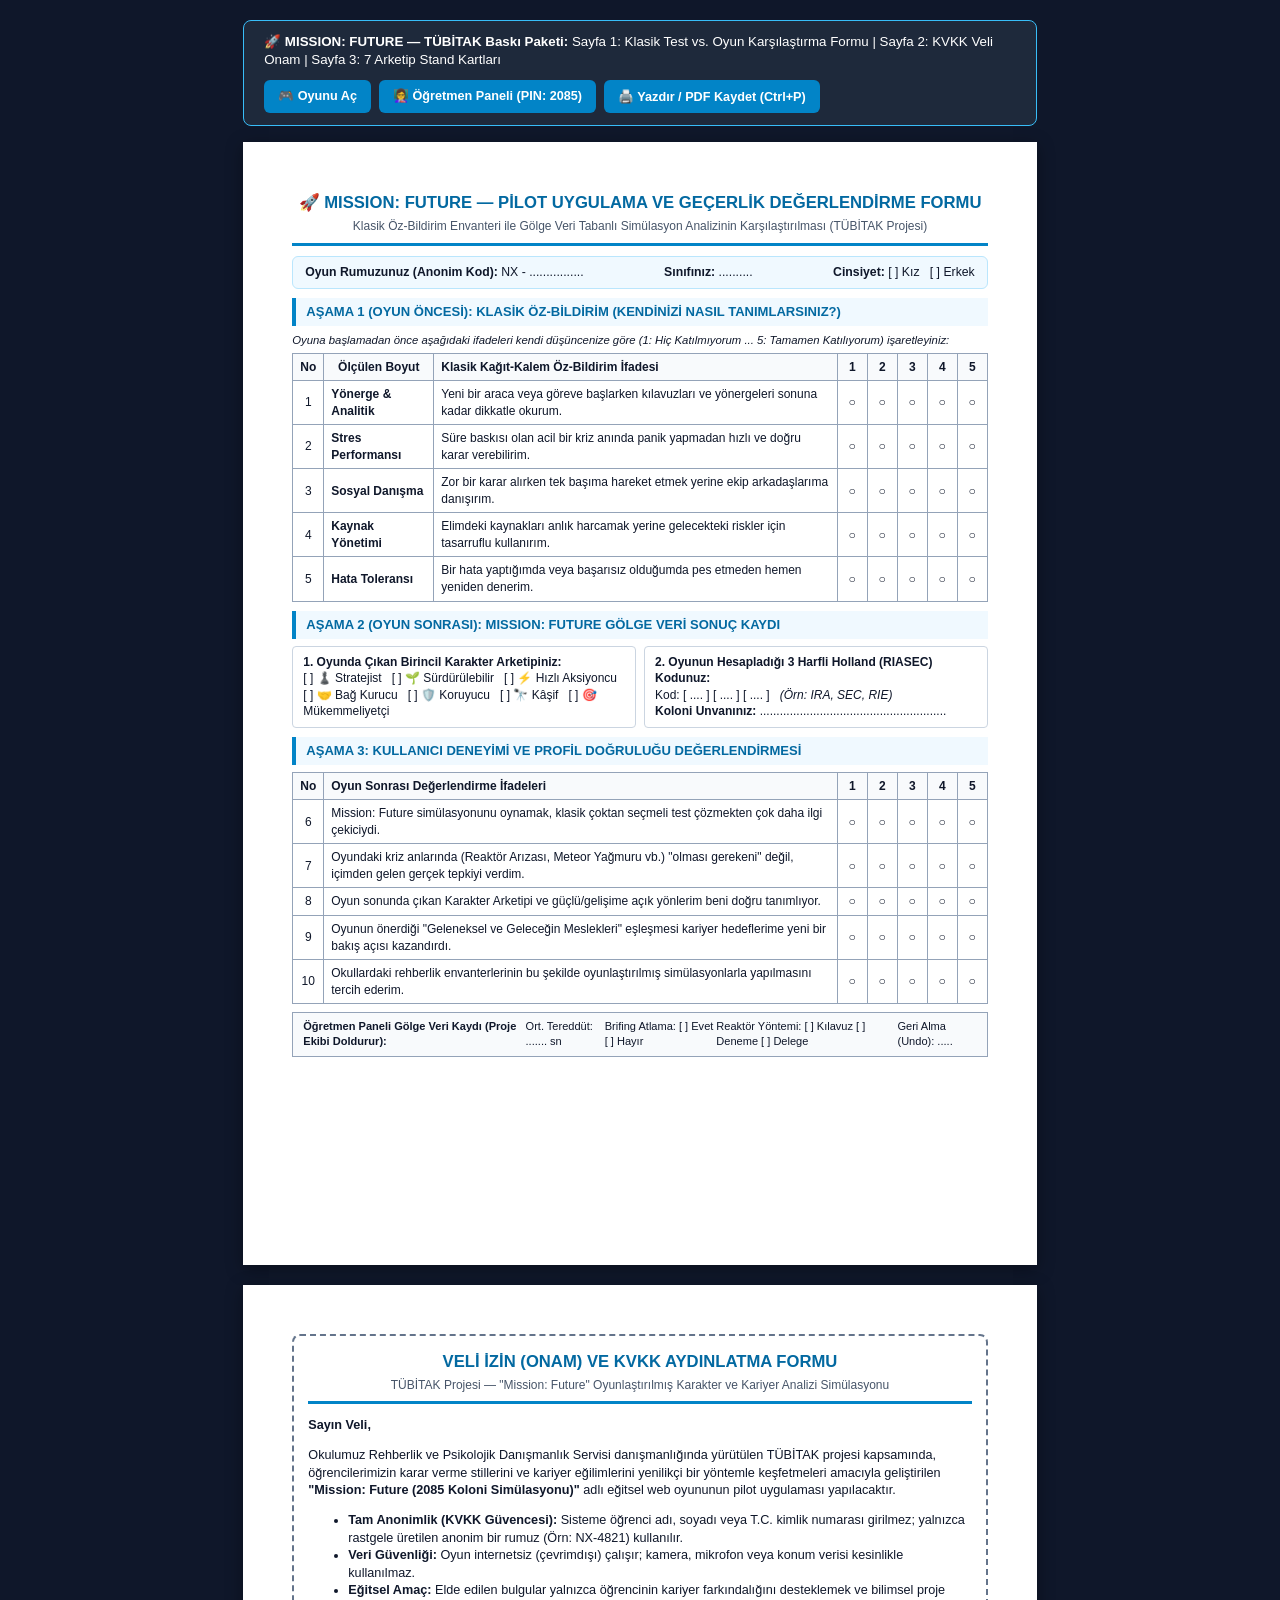
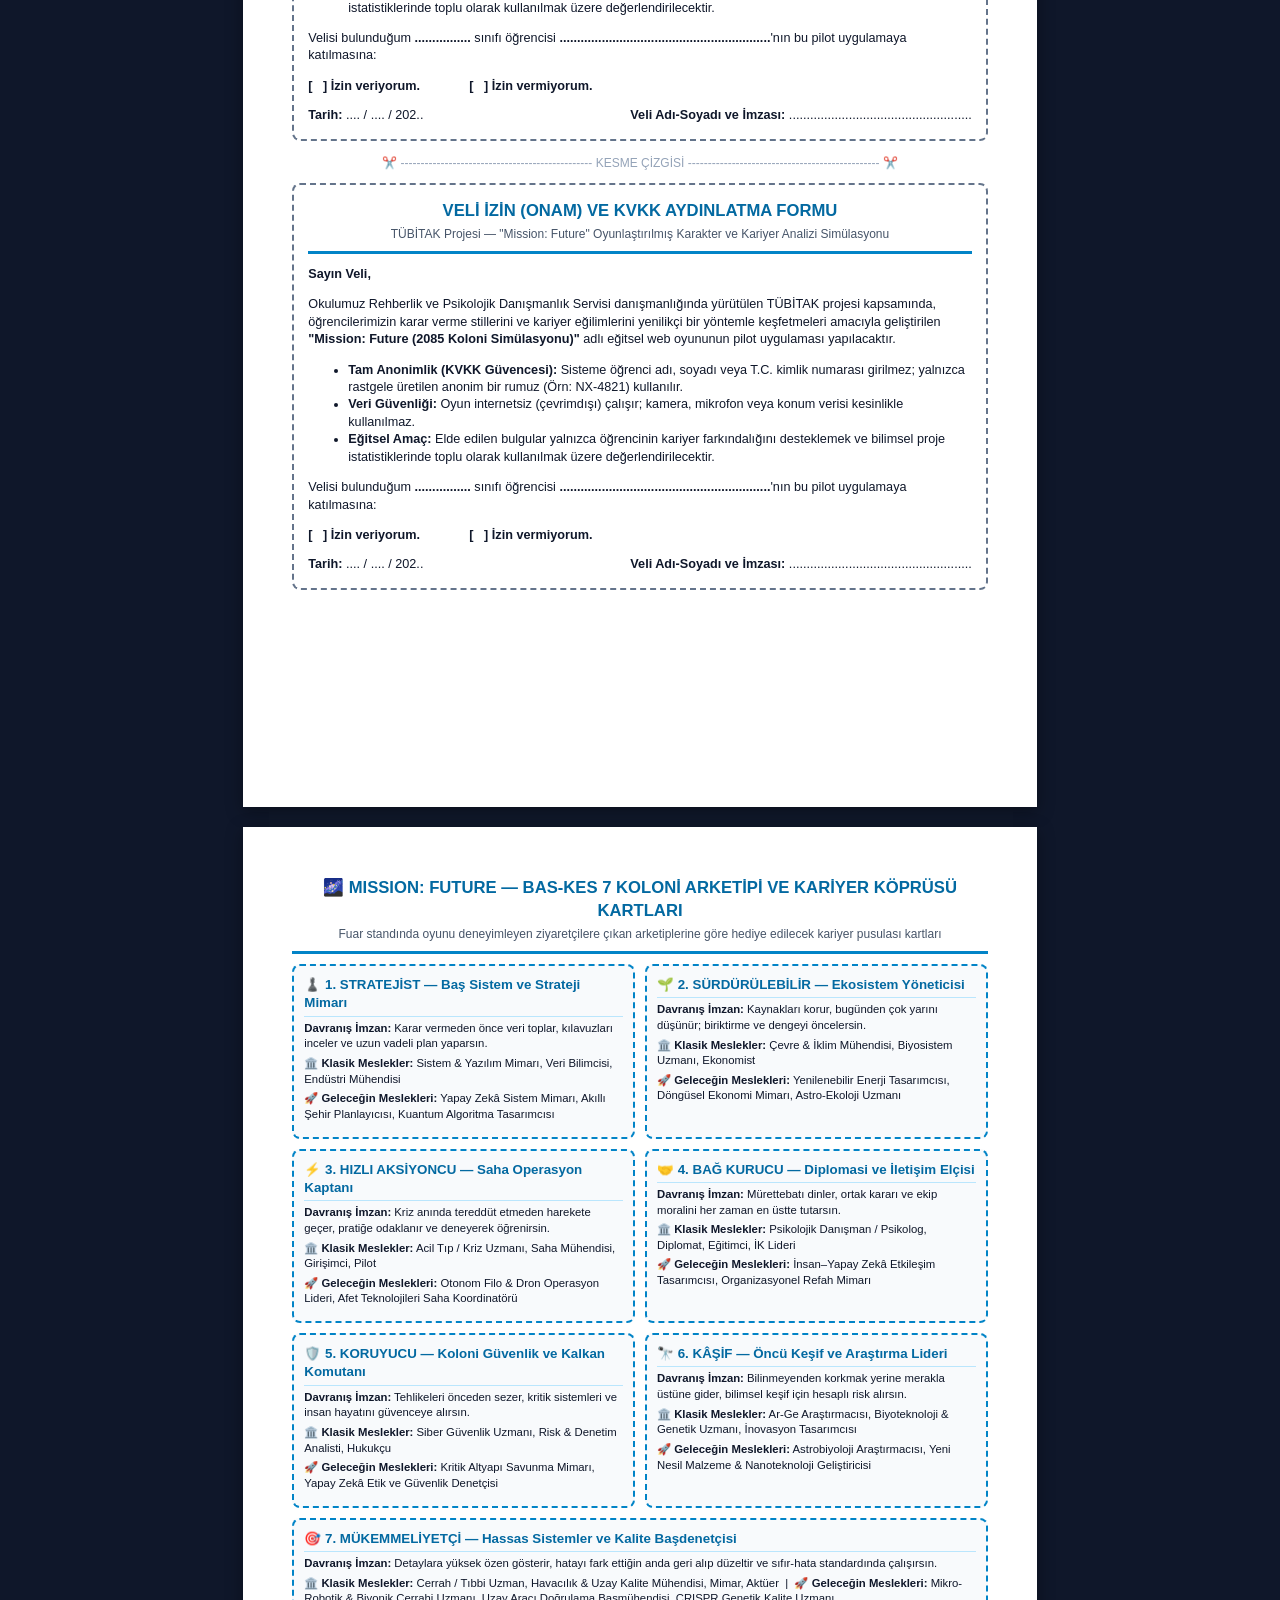
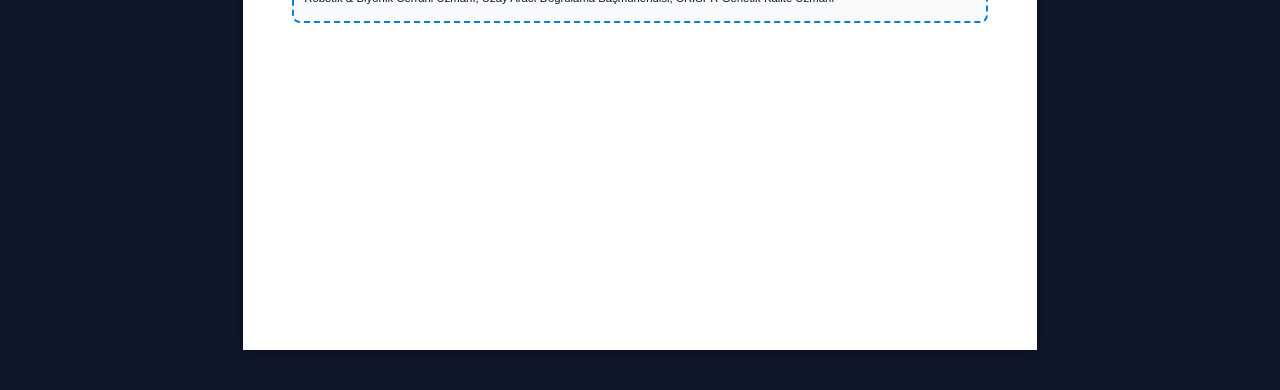
<file: tubitak-paketi/yazdirilabilir_veli_onam_ve_gecerlik_olcegi.html>
<!DOCTYPE html>
<html lang="tr">
<head>
  <meta charset="UTF-8">
  <title>Mission: Future — TÜBİTAK Yazdırılabilir Geçerlik Formu, KVKK Veli Onam ve Arketip Kartları</title>
  <style>
    @page {
      size: A4;
      margin: 12mm;
    }
    * {
      box-sizing: border-box;
      font-family: 'Segoe UI', Tahoma, Geneva, Verdana, sans-serif;
    }
    body {
      margin: 0;
      padding: 20px;
      background: #0f172a;
      color: #0f172a;
      font-size: 10pt;
      line-height: 1.38;
    }
    .no-print-bar {
      max-width: 210mm;
      margin: 0 auto 16px auto;
      background: #1e293b;
      border: 1px solid #38bdf8;
      color: #fff;
      padding: 12px 20px;
      border-radius: 8px;
      display: flex;
      justify-content: space-between;
      align-items: center;
      gap: 10px;
      flex-wrap: wrap;
    }
    .no-print-bar a, .no-print-bar button {
      background: #0284c7;
      color: white;
      text-decoration: none;
      border: none;
      padding: 8px 14px;
      border-radius: 6px;
      font-weight: 600;
      cursor: pointer;
      font-size: 9.5pt;
    }
    .page {
      width: 210mm;
      min-height: 297mm;
      margin: 0 auto 20px auto;
      background: white;
      padding: 13mm;
      box-shadow: 0 4px 16px rgba(0,0,0,0.35);
      page-break-after: always;
    }
    .header-box {
      border-bottom: 3px solid #0284c7;
      padding-bottom: 8px;
      margin-bottom: 10px;
      text-align: center;
    }
    .header-box h2 {
      margin: 0;
      font-size: 12.5pt;
      color: #0369a1;
      text-transform: uppercase;
    }
    .header-box p {
      margin: 4px 0 0 0;
      font-size: 9pt;
      color: #475569;
    }
    .section-title {
      background: #f0f9ff;
      border-left: 4px solid #0284c7;
      padding: 5px 10px;
      font-weight: 700;
      font-size: 9.8pt;
      margin: 9px 0 7px 0;
      color: #0369a1;
    }
    table.scale-table {
      width: 100%;
      border-collapse: collapse;
      font-size: 9pt;
      margin-top: 4px;
    }
    table.scale-table th, table.scale-table td {
      border: 1px solid #94a3b8;
      padding: 5px 7px;
    }
    table.scale-table th {
      background: #f8fafc;
      text-align: center;
      font-weight: 700;
    }
    table.scale-table td.center {
      text-align: center;
      width: 30px;
    }
    .consent-slip {
      border: 2px dashed #64748b;
      padding: 14px;
      border-radius: 8px;
      margin-bottom: 14px;
      font-size: 9.5pt;
    }
    .cards-grid {
      display: grid;
      grid-template-columns: 1fr 1fr;
      gap: 10px;
      margin-top: 8px;
    }
    .arch-card {
      border: 2px dashed #0284c7;
      border-radius: 8px;
      padding: 10px;
      background: #f8fafc;
    }
    .arch-card h4 {
      margin: 0 0 4px 0;
      color: #0369a1;
      font-size: 10pt;
      border-bottom: 1px solid #bae6fd;
      padding-bottom: 3px;
    }
    .arch-card p {
      margin: 0 0 4px 0;
      font-size: 8.5pt;
    }
    @media print {
      body { background: white; padding: 0; }
      .no-print-bar { display: none; }
      .page { width: 100%; min-height: auto; margin: 0; padding: 0; box-shadow: none; }
    }
  </style>
</head>
<body>

  <div class="no-print-bar">
    <div>
      <strong>🚀 MISSION: FUTURE — TÜBİTAK Baskı Paketi:</strong> Sayfa 1: Klasik Test vs. Oyun Karşılaştırma Formu | Sayfa 2: KVKK Veli Onam | Sayfa 3: 7 Arketip Stand Kartları
    </div>
    <div style="display:flex; gap:8px;">
      <a href="../index.html" target="_blank">🎮 Oyunu Aç</a>
      <a href="../teacher.html" target="_blank">👩‍🏫 Öğretmen Paneli (PIN: 2085)</a>
      <button onclick="window.print()">🖨️ Yazdır / PDF Kaydet (Ctrl+P)</button>
    </div>
  </div>

  <!-- SAYFA 1: ÖĞRENCİ KARŞILAŞTIRMA VE GEÇERLİK FORMU -->
  <div class="page">
    <div class="header-box">
      <h2>🚀 MISSION: FUTURE — PİLOT UYGULAMA VE GEÇERLİK DEĞERLENDİRME FORMU</h2>
      <p>Klasik Öz-Bildirim Envanteri ile Gölge Veri Tabanlı Simülasyon Analizinin Karşılaştırılması (TÜBİTAK Projesi)</p>
    </div>

    <div style="display:flex; justify-content:space-between; background:#f0f9ff; border:1px solid #bae6fd; padding:7px 12px; border-radius:6px; font-size:9.2pt; margin-bottom:8px;">
      <span><strong>Oyun Rumuzunuz (Anonim Kod):</strong> NX - ................</span>
      <span><strong>Sınıfınız:</strong> ..........</span>
      <span><strong>Cinsiyet:</strong> [ ] Kız &nbsp; [ ] Erkek</span>
    </div>

    <div class="section-title">AŞAMA 1 (OYUN ÖNCESİ): KLASİK ÖZ-BİLDİRİM (KENDİNİZİ NASIL TANIMLARSINIZ?)</div>
    <p style="font-size:8.5pt; margin:0 0 4px 0;">
      <em>Oyuna başlamadan önce aşağıdaki ifadeleri kendi düşüncenize göre (1: Hiç Katılmıyorum ... 5: Tamamen Katılıyorum) işaretleyiniz:</em>
    </p>
    <table class="scale-table">
      <thead>
        <tr>
          <th style="width:26px;">No</th>
          <th style="width:110px;">Ölçülen Boyut</th>
          <th style="text-align:left;">Klasik Kağıt-Kalem Öz-Bildirim İfadesi</th>
          <th>1</th><th>2</th><th>3</th><th>4</th><th>5</th>
        </tr>
      </thead>
      <tbody>
        <tr>
          <td class="center">1</td>
          <td><strong>Yönerge & Analitik</strong></td>
          <td>Yeni bir araca veya göreve başlarken kılavuzları ve yönergeleri sonuna kadar dikkatle okurum.</td>
          <td class="center">○</td><td class="center">○</td><td class="center">○</td><td class="center">○</td><td class="center">○</td>
        </tr>
        <tr>
          <td class="center">2</td>
          <td><strong>Stres Performansı</strong></td>
          <td>Süre baskısı olan acil bir kriz anında panik yapmadan hızlı ve doğru karar verebilirim.</td>
          <td class="center">○</td><td class="center">○</td><td class="center">○</td><td class="center">○</td><td class="center">○</td>
        </tr>
        <tr>
          <td class="center">3</td>
          <td><strong>Sosyal Danışma</strong></td>
          <td>Zor bir karar alırken tek başıma hareket etmek yerine ekip arkadaşlarıma danışırım.</td>
          <td class="center">○</td><td class="center">○</td><td class="center">○</td><td class="center">○</td><td class="center">○</td>
        </tr>
        <tr>
          <td class="center">4</td>
          <td><strong>Kaynak Yönetimi</strong></td>
          <td>Elimdeki kaynakları anlık harcamak yerine gelecekteki riskler için tasarruflu kullanırım.</td>
          <td class="center">○</td><td class="center">○</td><td class="center">○</td><td class="center">○</td><td class="center">○</td>
        </tr>
        <tr>
          <td class="center">5</td>
          <td><strong>Hata Toleransı</strong></td>
          <td>Bir hata yaptığımda veya başarısız olduğumda pes etmeden hemen yeniden denerim.</td>
          <td class="center">○</td><td class="center">○</td><td class="center">○</td><td class="center">○</td><td class="center">○</td>
        </tr>
      </tbody>
    </table>

    <div class="section-title">AŞAMA 2 (OYUN SONRASI): MISSION: FUTURE GÖLGE VERİ SONUÇ KAYDI</div>
    <div style="display:grid; grid-template-columns:1fr 1fr; gap:8px; font-size:9pt; margin-bottom:8px;">
      <div style="border:1px solid #cbd5e1; padding:7px 10px; border-radius:4px;">
        <strong>1. Oyunda Çıkan Birincil Karakter Arketipiniz:</strong><br>
        [ ] ♟️ Stratejist &nbsp; [ ] 🌱 Sürdürülebilir &nbsp; [ ] ⚡ Hızlı Aksiyoncu<br>
        [ ] 🤝 Bağ Kurucu &nbsp; [ ] 🛡️ Koruyucu &nbsp; [ ] 🔭 Kâşif &nbsp; [ ] 🎯 Mükemmeliyetçi
      </div>
      <div style="border:1px solid #cbd5e1; padding:7px 10px; border-radius:4px;">
        <strong>2. Oyunun Hesapladığı 3 Harfli Holland (RIASEC) Kodunuz:</strong><br>
        Kod: [ .... ] [ .... ] [ .... ] &nbsp; <em>(Örn: IRA, SEC, RIE)</em><br>
        <strong>Koloni Unvanınız:</strong> ........................................................
      </div>
    </div>

    <div class="section-title">AŞAMA 3: KULLANICI DENEYİMİ VE PROFİL DOĞRULUĞU DEĞERLENDİRMESİ</div>
    <table class="scale-table">
      <thead>
        <tr>
          <th style="width:26px;">No</th>
          <th style="text-align:left;">Oyun Sonrası Değerlendirme İfadeleri</th>
          <th>1</th><th>2</th><th>3</th><th>4</th><th>5</th>
        </tr>
      </thead>
      <tbody>
        <tr>
          <td class="center">6</td>
          <td>Mission: Future simülasyonunu oynamak, klasik çoktan seçmeli test çözmekten çok daha ilgi çekiciydi.</td>
          <td class="center">○</td><td class="center">○</td><td class="center">○</td><td class="center">○</td><td class="center">○</td>
        </tr>
        <tr>
          <td class="center">7</td>
          <td>Oyundaki kriz anlarında (Reaktör Arızası, Meteor Yağmuru vb.) "olması gerekeni" değil, içimden gelen gerçek tepkiyi verdim.</td>
          <td class="center">○</td><td class="center">○</td><td class="center">○</td><td class="center">○</td><td class="center">○</td>
        </tr>
        <tr>
          <td class="center">8</td>
          <td>Oyun sonunda çıkan Karakter Arketipi ve güçlü/gelişime açık yönlerim beni doğru tanımlıyor.</td>
          <td class="center">○</td><td class="center">○</td><td class="center">○</td><td class="center">○</td><td class="center">○</td>
        </tr>
        <tr>
          <td class="center">9</td>
          <td>Oyunun önerdiği "Geleneksel ve Geleceğin Meslekleri" eşleşmesi kariyer hedeflerime yeni bir bakış açısı kazandırdı.</td>
          <td class="center">○</td><td class="center">○</td><td class="center">○</td><td class="center">○</td><td class="center">○</td>
        </tr>
        <tr>
          <td class="center">10</td>
          <td>Okullardaki rehberlik envanterlerinin bu şekilde oyunlaştırılmış simülasyonlarla yapılmasını tercih ederim.</td>
          <td class="center">○</td><td class="center">○</td><td class="center">○</td><td class="center">○</td><td class="center">○</td>
        </tr>
      </tbody>
    </table>

    <div style="margin-top:8px; border:1px solid #94a3b8; padding:6px 10px; font-size:8.3pt; background:#f8fafc; display:flex; justify-content:space-between;">
      <span><strong>Öğretmen Paneli Gölge Veri Kaydı (Proje Ekibi Doldurur):</strong></span>
      <span>Ort. Tereddüt: ....... sn</span>
      <span>Brifing Atlama: [ ] Evet [ ] Hayır</span>
      <span>Reaktör Yöntemi: [ ] Kılavuz [ ] Deneme [ ] Delege</span>
      <span>Geri Alma (Undo): .....</span>
    </div>
  </div>

  <!-- SAYFA 2: KVKK UYUMLU VELİ ONAM FORMU (2 ADET KESİLEBİLİR) -->
  <div class="page">
    <div class="consent-slip">
      <div class="header-box">
        <h2>VELİ İZİN (ONAM) VE KVKK AYDINLATMA FORMU</h2>
        <p>TÜBİTAK Projesi — "Mission: Future" Oyunlaştırılmış Karakter ve Kariyer Analizi Simülasyonu</p>
      </div>
      <p><strong>Sayın Veli,</strong></p>
      <p>
        Okulumuz Rehberlik ve Psikolojik Danışmanlık Servisi danışmanlığında yürütülen TÜBİTAK projesi kapsamında, öğrencilerimizin karar verme stillerini ve kariyer eğilimlerini yenilikçi bir yöntemle keşfetmeleri amacıyla geliştirilen <strong>"Mission: Future (2085 Koloni Simülasyonu)"</strong> adlı eğitsel web oyununun pilot uygulaması yapılacaktır.
      </p>
      <ul>
        <li><strong>Tam Anonimlik (KVKK Güvencesi):</strong> Sisteme öğrenci adı, soyadı veya T.C. kimlik numarası girilmez; yalnızca rastgele üretilen anonim bir rumuz (Örn: <code>NX-4821</code>) kullanılır.</li>
        <li><strong>Veri Güvenliği:</strong> Oyun internetsiz (çevrimdışı) çalışır; kamera, mikrofon veya konum verisi kesinlikle kullanılmaz.</li>
        <li><strong>Eğitsel Amaç:</strong> Elde edilen bulgular yalnızca öğrencinin kariyer farkındalığını desteklemek ve bilimsel proje istatistiklerinde toplu olarak kullanılmak üzere değerlendirilecektir.</li>
      </ul>
      <p>
        Velisi bulunduğum <strong>................</strong> sınıfı öğrencisi <strong>............................................................</strong>'nın bu pilot uygulamaya katılmasına:
      </p>
      <p style="font-weight: bold; margin: 10px 0;">
        [ &nbsp; ] İzin veriyorum. &nbsp;&nbsp;&nbsp;&nbsp;&nbsp;&nbsp;&nbsp;&nbsp;&nbsp;&nbsp;&nbsp;&nbsp; [ &nbsp; ] İzin vermiyorum.
      </p>
      <div style="display: flex; justify-content: space-between; margin-top: 12px;">
        <span><strong>Tarih:</strong> .... / .... / 202..</span>
        <span><strong>Veli Adı-Soyadı ve İmzası:</strong> ....................................................</span>
      </div>
    </div>

    <div style="text-align: center; color: #94a3b8; font-size: 9pt; margin: 12px 0;">✂️ ------------------------------------------------ KESME ÇİZGİSİ ------------------------------------------------ ✂️</div>

    <div class="consent-slip">
      <div class="header-box">
        <h2>VELİ İZİN (ONAM) VE KVKK AYDINLATMA FORMU</h2>
        <p>TÜBİTAK Projesi — "Mission: Future" Oyunlaştırılmış Karakter ve Kariyer Analizi Simülasyonu</p>
      </div>
      <p><strong>Sayın Veli,</strong></p>
      <p>
        Okulumuz Rehberlik ve Psikolojik Danışmanlık Servisi danışmanlığında yürütülen TÜBİTAK projesi kapsamında, öğrencilerimizin karar verme stillerini ve kariyer eğilimlerini yenilikçi bir yöntemle keşfetmeleri amacıyla geliştirilen <strong>"Mission: Future (2085 Koloni Simülasyonu)"</strong> adlı eğitsel web oyununun pilot uygulaması yapılacaktır.
      </p>
      <ul>
        <li><strong>Tam Anonimlik (KVKK Güvencesi):</strong> Sisteme öğrenci adı, soyadı veya T.C. kimlik numarası girilmez; yalnızca rastgele üretilen anonim bir rumuz (Örn: <code>NX-4821</code>) kullanılır.</li>
        <li><strong>Veri Güvenliği:</strong> Oyun internetsiz (çevrimdışı) çalışır; kamera, mikrofon veya konum verisi kesinlikle kullanılmaz.</li>
        <li><strong>Eğitsel Amaç:</strong> Elde edilen bulgular yalnızca öğrencinin kariyer farkındalığını desteklemek ve bilimsel proje istatistiklerinde toplu olarak kullanılmak üzere değerlendirilecektir.</li>
      </ul>
      <p>
        Velisi bulunduğum <strong>................</strong> sınıfı öğrencisi <strong>............................................................</strong>'nın bu pilot uygulamaya katılmasına:
      </p>
      <p style="font-weight: bold; margin: 10px 0;">
        [ &nbsp; ] İzin veriyorum. &nbsp;&nbsp;&nbsp;&nbsp;&nbsp;&nbsp;&nbsp;&nbsp;&nbsp;&nbsp;&nbsp;&nbsp; [ &nbsp; ] İzin vermiyorum.
      </p>
      <div style="display: flex; justify-content: space-between; margin-top: 12px;">
        <span><strong>Tarih:</strong> .... / .... / 202..</span>
        <span><strong>Veli Adı-Soyadı ve İmzası:</strong> ....................................................</span>
      </div>
    </div>
  </div>

  <!-- SAYFA 3: FUAR STANDI BAS-KES "7 KOLONİ ARKETİPİ & GELECEĞİN MESLEKLERİ HATIRA KARTLARI" -->
  <div class="page">
    <div class="header-box">
      <h2>🌌 MISSION: FUTURE — BAS-KES 7 KOLONİ ARKETİPİ VE KARİYER KÖPRÜSÜ KARTLARI</h2>
      <p>Fuar standında oyunu deneyimleyen ziyaretçilere çıkan arketiplerine göre hediye edilecek kariyer pusulası kartları</p>
    </div>

    <div class="cards-grid">
      <div class="arch-card">
        <h4>♟️ 1. STRATEJİST — Baş Sistem ve Strateji Mimarı</h4>
        <p><strong>Davranış İmzan:</strong> Karar vermeden önce veri toplar, kılavuzları inceler ve uzun vadeli plan yaparsın.</p>
        <p><strong>🏛️ Klasik Meslekler:</strong> Sistem & Yazılım Mimarı, Veri Bilimcisi, Endüstri Mühendisi</p>
        <p><strong>🚀 Geleceğin Meslekleri:</strong> Yapay Zekâ Sistem Mimarı, Akıllı Şehir Planlayıcısı, Kuantum Algoritma Tasarımcısı</p>
      </div>

      <div class="arch-card">
        <h4>🌱 2. SÜRDÜRÜLEBİLİR — Ekosistem Yöneticisi</h4>
        <p><strong>Davranış İmzan:</strong> Kaynakları korur, bugünden çok yarını düşünür; biriktirme ve dengeyi öncelersin.</p>
        <p><strong>🏛️ Klasik Meslekler:</strong> Çevre & İklim Mühendisi, Biyosistem Uzmanı, Ekonomist</p>
        <p><strong>🚀 Geleceğin Meslekleri:</strong> Yenilenebilir Enerji Tasarımcısı, Döngüsel Ekonomi Mimarı, Astro-Ekoloji Uzmanı</p>
      </div>

      <div class="arch-card">
        <h4>⚡ 3. HIZLI AKSİYONCU — Saha Operasyon Kaptanı</h4>
        <p><strong>Davranış İmzan:</strong> Kriz anında tereddüt etmeden harekete geçer, pratiğe odaklanır ve deneyerek öğrenirsin.</p>
        <p><strong>🏛️ Klasik Meslekler:</strong> Acil Tıp / Kriz Uzmanı, Saha Mühendisi, Girişimci, Pilot</p>
        <p><strong>🚀 Geleceğin Meslekleri:</strong> Otonom Filo & Dron Operasyon Lideri, Afet Teknolojileri Saha Koordinatörü</p>
      </div>

      <div class="arch-card">
        <h4>🤝 4. BAĞ KURUCU — Diplomasi ve İletişim Elçisi</h4>
        <p><strong>Davranış İmzan:</strong> Mürettebatı dinler, ortak kararı ve ekip moralini her zaman en üstte tutarsın.</p>
        <p><strong>🏛️ Klasik Meslekler:</strong> Psikolojik Danışman / Psikolog, Diplomat, Eğitimci, İK Lideri</p>
        <p><strong>🚀 Geleceğin Meslekleri:</strong> İnsan–Yapay Zekâ Etkileşim Tasarımcısı, Organizasyonel Refah Mimarı</p>
      </div>

      <div class="arch-card">
        <h4>🛡️ 5. KORUYUCU — Koloni Güvenlik ve Kalkan Komutanı</h4>
        <p><strong>Davranış İmzan:</strong> Tehlikeleri önceden sezer, kritik sistemleri ve insan hayatını güvenceye alırsın.</p>
        <p><strong>🏛️ Klasik Meslekler:</strong> Siber Güvenlik Uzmanı, Risk & Denetim Analisti, Hukukçu</p>
        <p><strong>🚀 Geleceğin Meslekleri:</strong> Kritik Altyapı Savunma Mimarı, Yapay Zekâ Etik ve Güvenlik Denetçisi</p>
      </div>

      <div class="arch-card">
        <h4>🔭 6. KÂŞİF — Öncü Keşif ve Araştırma Lideri</h4>
        <p><strong>Davranış İmzan:</strong> Bilinmeyenden korkmak yerine merakla üstüne gider, bilimsel keşif için hesaplı risk alırsın.</p>
        <p><strong>🏛️ Klasik Meslekler:</strong> Ar-Ge Araştırmacısı, Biyoteknoloji & Genetik Uzmanı, İnovasyon Tasarımcısı</p>
        <p><strong>🚀 Geleceğin Meslekleri:</strong> Astrobiyoloji Araştırmacısı, Yeni Nesil Malzeme & Nanoteknoloji Geliştiricisi</p>
      </div>

      <div class="arch-card" style="grid-column: span 2;">
        <h4>🎯 7. MÜKEMMELİYETÇİ — Hassas Sistemler ve Kalite Başdenetçisi</h4>
        <p><strong>Davranış İmzan:</strong> Detaylara yüksek özen gösterir, hatayı fark ettiğin anda geri alıp düzeltir ve sıfır-hata standardında çalışırsın.</p>
        <p><strong>🏛️ Klasik Meslekler:</strong> Cerrah / Tıbbi Uzman, Havacılık & Uzay Kalite Mühendisi, Mimar, Aktüer &nbsp;|&nbsp; <strong>🚀 Geleceğin Meslekleri:</strong> Mikro-Robotik & Biyonik Cerrahi Uzmanı, Uzay Aracı Doğrulama Başmühendisi, CRISPR Genetik Kalite Uzmanı</p>
      </div>
    </div>
  </div>

</body>
</html>
</file>
<file: css/style.css>
/* Mission: Future — ortak stiller */
:root {
  color-scheme: dark;
  --bg: #070b18;
  --bg-2: #0e1428;
  --panel: #121a33;
  --panel-2: #18223f;
  --line: #26325a;
  --text: #e7ecf7;
  --muted: #93a0c2;
  --accent: #5ee2c8;
  --accent-2: #7aa7ff;
  --warn: #ffb35c;
  --danger: #ff6b6b;
  --ok: #7ee081;
  --proxima: #ff7a45;
  --radius: 12px;
  --font: system-ui, "Segoe UI", Roboto, "Noto Sans", sans-serif;
  --mono: ui-monospace, "Cascadia Mono", Consolas, monospace;
}

* { box-sizing: border-box; }
html, body { margin: 0; height: 100%; }
body {
  font-family: var(--font);
  background: var(--bg);
  color: var(--text);
  line-height: 1.5;
  -webkit-font-smoothing: antialiased;
}
h1, h2, h3, h4 { line-height: 1.2; margin: 0 0 .5em; text-wrap: balance; }
p { margin: 0 0 .8em; text-wrap: pretty; }
a { color: var(--accent); }
[hidden] { display: none !important; }

:focus-visible { outline: 2px solid var(--accent); outline-offset: 2px; }

.sr-only {
  position: absolute; width: 1px; height: 1px; padding: 0; margin: -1px;
  overflow: hidden; clip: rect(0 0 0 0); white-space: nowrap; border: 0;
}

/* ---------- Butonlar ---------- */
.btn {
  font: inherit; font-weight: 600; font-size: .95rem;
  display: inline-flex; align-items: center; justify-content: center; gap: .45em;
  padding: .6em 1.05em; min-height: 44px;
  border-radius: 10px; border: 1px solid var(--line);
  background: var(--panel-2); color: var(--text);
  cursor: pointer; transition: background .15s, border-color .15s, transform .1s;
}
.btn:hover:not(:disabled) { border-color: var(--accent-2); background: #1e2a4d; }
.btn:active:not(:disabled) { transform: translateY(1px); }
.btn:disabled { opacity: .45; cursor: not-allowed; }
.btn-primary { background: var(--accent); color: #062a24; border-color: transparent; }
.btn-primary:hover:not(:disabled) { background: #7ff0d9; border-color: transparent; }
.btn-ghost { background: transparent; }
.btn-danger { border-color: #6b2b37; color: #ffb3b3; }
.btn-sm { min-height: 34px; padding: .35em .7em; font-size: .85rem; }

/* ---------- Başlangıç ekranı ---------- */
.start {
  min-height: 100%; display: grid; place-items: center; padding: 2rem 1rem;
  background:
    radial-gradient(1200px 600px at 80% 110%, rgb(255 122 69 / .28), transparent 60%),
    radial-gradient(800px 500px at 10% -10%, rgb(122 167 255 / .18), transparent 60%),
    var(--bg);
}
.start-card {
  width: min(560px, 100%);
  background: rgb(18 26 51 / .85); border: 1px solid var(--line);
  border-radius: 20px; padding: 2rem;
  box-shadow: 0 30px 80px rgb(0 0 0 / .45);
}
.eyebrow { font-family: var(--mono); font-size: .78rem; letter-spacing: .14em; text-transform: uppercase; color: var(--accent); margin-bottom: .6rem; }
.title { font-size: clamp(2rem, 6vw, 3rem); letter-spacing: -.02em; margin-bottom: .3rem; }
.title span { color: var(--proxima); }
.lead { color: var(--muted); margin-bottom: 1.5rem; }
.field { display: grid; gap: .4rem; margin-bottom: 1rem; }
.field label { font-weight: 600; font-size: .9rem; }
.field-row { display: flex; gap: .5rem; }
.input {
  font: inherit; font-family: var(--mono); font-size: 1.05rem; letter-spacing: .08em;
  flex: 1; min-height: 44px; padding: .5em .8em;
  background: var(--bg-2); color: var(--text);
  border: 1px solid var(--line); border-radius: 10px; text-transform: uppercase;
}
.input:focus-visible { border-color: var(--accent); }
.hint { font-size: .82rem; color: var(--muted); }
.start-actions { display: flex; gap: .6rem; flex-wrap: wrap; margin-top: 1.2rem; }
.start-foot { margin-top: 1.5rem; padding-top: 1rem; border-top: 1px solid var(--line); display: flex; justify-content: space-between; align-items: center; gap: 1rem; flex-wrap: wrap; font-size: .85rem; color: var(--muted); }

/* ---------- Oyun düzeni ---------- */
.game {
  height: 100%; display: grid;
  grid-template-rows: auto 1fr auto;
  grid-template-columns: 1fr 340px;
  grid-template-areas: "hud hud" "scene side" "bar side";
}
.hud {
  grid-area: hud; display: flex; align-items: center; gap: 1rem; flex-wrap: wrap;
  padding: .6rem 1rem; background: var(--bg-2); border-bottom: 1px solid var(--line);
}
.day-badge { font-family: var(--mono); font-weight: 700; font-size: 1.05rem; white-space: nowrap; }
.day-badge small { color: var(--muted); font-weight: 400; }
.res-list { display: flex; gap: .5rem; flex-wrap: wrap; flex: 1; margin: 0; padding: 0; list-style: none; }
.res {
  display: grid; grid-template-columns: auto 1fr; column-gap: .4rem; align-items: center;
  min-width: 112px; padding: .3rem .55rem; border-radius: 9px;
  background: var(--panel); border: 1px solid var(--line); font-size: .8rem;
}
.res-icon { grid-row: span 2; font-size: 1.1rem; }
.res-top { display: flex; justify-content: space-between; gap: .4rem; font-variant-numeric: tabular-nums; }
.res-name { color: var(--muted); }
.res-val { font-weight: 700; }
.res-delta { font-size: .72rem; }
.res-delta.up { color: var(--ok); } .res-delta.down { color: var(--danger); }
.res-bar { height: 4px; border-radius: 4px; background: #222c4d; overflow: hidden; }
.res-bar > i { display: block; height: 100%; background: var(--accent); transition: width .3s; }
.res.low { border-color: var(--danger); animation: pulse 1.2s infinite; }
.res.low .res-bar > i { background: var(--danger); }
@keyframes pulse { 50% { box-shadow: 0 0 0 3px rgb(255 107 107 / .25); } }
.net { font-size: .75rem; padding: .2rem .55rem; border-radius: 99px; border: 1px solid var(--line); color: var(--muted); white-space: nowrap; }
.net.offline { color: var(--warn); border-color: #6b4a22; }

.scene-wrap { grid-area: scene; position: relative; min-height: 260px; overflow: hidden; }
#scene { position: absolute; inset: 0; width: 100%; height: 100%; display: block; }
.scene-caption {
  position: absolute; left: 1rem; bottom: 1rem; max-width: min(520px, 80%);
  background: rgb(7 11 24 / .7); border: 1px solid var(--line); border-radius: 10px;
  padding: .5rem .8rem; font-size: .85rem; backdrop-filter: blur(4px);
}

.bar {
  grid-area: bar; display: flex; gap: .6rem; align-items: center; flex-wrap: wrap;
  padding: .7rem 1rem; background: var(--bg-2); border-top: 1px solid var(--line);
}
.bar .spacer { flex: 1; }

.side {
  grid-area: side; overflow-y: auto; background: var(--bg-2); border-left: 1px solid var(--line);
  padding: 1rem; display: grid; gap: 1.1rem; align-content: start;
}
.side h2 { font-size: .8rem; letter-spacing: .12em; text-transform: uppercase; color: var(--muted); margin-bottom: .55rem; }
.build-grid { display: grid; grid-template-columns: 1fr 1fr; gap: .45rem; }
.build {
  font: inherit; text-align: left; cursor: pointer;
  display: grid; gap: .1rem; padding: .55rem .6rem; border-radius: 10px;
  background: var(--panel); color: var(--text); border: 1px solid var(--line);
}
.build:hover:not(:disabled) { border-color: var(--accent); }
.build:disabled { opacity: .45; cursor: not-allowed; }
.build b { font-size: .85rem; }
.build span { font-size: .72rem; color: var(--muted); }
.build .cost { color: var(--warn); }
.build .owned { float: right; font-family: var(--mono); color: var(--accent); }

.seg { display: grid; grid-template-columns: repeat(3, 1fr); border: 1px solid var(--line); border-radius: 10px; overflow: hidden; }
.seg input { position: absolute; opacity: 0; pointer-events: none; }
.seg label { text-align: center; padding: .5rem .3rem; cursor: pointer; font-size: .82rem; background: var(--panel); border-right: 1px solid var(--line); }
.seg label:last-of-type { border-right: 0; }
.seg input:checked + label { background: var(--accent); color: #062a24; font-weight: 700; }
.seg input:focus-visible + label { outline: 2px solid var(--accent); outline-offset: -2px; }

.crew { display: grid; gap: .45rem; margin: 0; padding: 0; list-style: none; }
.crew li { display: flex; align-items: center; gap: .6rem; padding: .45rem .55rem; background: var(--panel); border: 1px solid var(--line); border-radius: 10px; }
.avatar { width: 34px; height: 34px; border-radius: 50%; display: grid; place-items: center; font-size: 1.1rem; flex: none; }
.crew .who { flex: 1; font-size: .85rem; line-height: 1.25; }
.crew .who small { display: block; color: var(--muted); font-size: .74rem; }

.log { margin: 0; padding: 0; list-style: none; display: grid; gap: .35rem; font-size: .8rem; max-height: 220px; overflow-y: auto; }
.log li { padding: .35rem .5rem; border-left: 3px solid var(--line); background: rgb(255 255 255 / .02); }
.log li.warn { border-color: var(--warn); } .log li.bad { border-color: var(--danger); } .log li.good { border-color: var(--ok); } .log li.talk { border-color: var(--accent-2); }
.log time { font-family: var(--mono); color: var(--muted); margin-right: .35rem; }

/* ---------- Diyalog / olaylar ---------- */
dialog {
  width: min(720px, calc(100% - 2rem)); max-height: calc(100% - 2rem);
  padding: 0; border: 1px solid var(--line); border-radius: 18px;
  background: var(--panel); color: var(--text);
  box-shadow: 0 40px 120px rgb(0 0 0 / .6);
}
dialog::backdrop { background: rgb(3 5 12 / .72); backdrop-filter: blur(3px); }
dialog[open] { animation: pop .22s ease-out; }
@keyframes pop { from { opacity: 0; transform: translateY(10px) scale(.98); } }
.dlg { display: grid; grid-template-rows: auto 1fr; max-height: calc(100dvh - 2rem); }
.dlg-head { padding: 1.1rem 1.4rem .8rem; border-bottom: 1px solid var(--line); background: linear-gradient(180deg, rgb(255 122 69 / .1), transparent); }
.dlg-head .eyebrow { margin-bottom: .25rem; }
.dlg-head h2 { margin: 0; font-size: 1.35rem; }
.dlg-body { padding: 1.2rem 1.4rem 1.4rem; overflow-y: auto; }
.speaker { display: flex; gap: .7rem; align-items: flex-start; margin-bottom: 1rem; }
.speaker .bubble { background: var(--panel-2); border: 1px solid var(--line); border-radius: 4px 12px 12px 12px; padding: .65rem .85rem; font-size: .95rem; }
.speaker .bubble b { display: block; font-size: .78rem; color: var(--accent); margin-bottom: .15rem; }

.options { display: grid; gap: .55rem; margin-top: 1rem; }
.opt {
  font: inherit; text-align: left; cursor: pointer; color: var(--text);
  display: grid; grid-template-columns: auto 1fr; gap: .2rem .8rem; align-items: center;
  padding: .8rem 1rem; border-radius: 12px; border: 1px solid var(--line); background: var(--bg-2);
  transition: border-color .15s, background .15s;
}
.opt:hover, .opt:focus-visible { border-color: var(--accent); background: #13203a; }
.opt .ico { grid-row: span 2; font-size: 1.5rem; }
.opt b { font-size: 1rem; }
.opt span { color: var(--muted); font-size: .85rem; }
.extras { display: flex; flex-wrap: wrap; gap: .45rem; margin-top: .4rem; }
.reveal { margin-top: .6rem; padding: .6rem .8rem; border-radius: 10px; background: rgb(122 167 255 / .08); border: 1px dashed #3a4d86; font-size: .9rem; }
.outcome { padding: 1rem; border-radius: 12px; background: var(--bg-2); border: 1px solid var(--line); margin-bottom: 1rem; }
.effects { display: flex; flex-wrap: wrap; gap: .35rem; margin-top: .6rem; }
.chip { font-size: .8rem; padding: .15rem .55rem; border-radius: 99px; background: var(--panel-2); border: 1px solid var(--line); font-variant-numeric: tabular-nums; }
.chip.up { color: var(--ok); border-color: #2c5a34; } .chip.down { color: var(--danger); border-color: #6b2b37; }
.dlg-actions { display: flex; justify-content: flex-end; gap: .6rem; flex-wrap: wrap; margin-top: 1rem; }

.brief { max-height: 46vh; overflow-y: auto; padding: 1rem 1.1rem; border-radius: 12px; background: var(--bg-2); border: 1px solid var(--line); }
.brief p:last-child { margin-bottom: 0; }

/* Reaktör bulmacası */
.reactor { display: grid; grid-template-columns: 1fr 1fr; gap: 1rem; margin: 1rem 0; }
.col { display: grid; gap: .45rem; align-content: start; }
.col h3 { font-size: .8rem; letter-spacing: .1em; text-transform: uppercase; color: var(--muted); margin: 0 0 .2rem; }
.cable, .port {
  font: inherit; cursor: pointer; color: var(--text);
  display: flex; align-items: center; gap: .6rem; padding: .55rem .8rem; min-height: 44px;
  border-radius: 10px; border: 2px solid var(--line); background: var(--bg-2);
}
.cable .sw { width: 26px; height: 10px; border-radius: 5px; }
.cable.sel { border-color: var(--text); background: #1c2848; }
.cable .to, .port .from { margin-left: auto; font-family: var(--mono); font-size: .8rem; color: var(--muted); }
.port b { font-family: var(--mono); font-size: 1.05rem; }
.reactor-status { font-family: var(--mono); font-size: .9rem; padding: .55rem .8rem; border-radius: 10px; background: #0a1022; border: 1px solid var(--line); min-height: 2.6em; }
.reactor-status.err { color: var(--warn); } .reactor-status.ok { color: var(--ok); }
.manual { margin-top: .8rem; padding: 1rem; border-radius: 12px; background: #f3ecd8; color: #2b2416; font-family: Georgia, "Times New Roman", serif; font-size: .9rem; max-height: 260px; overflow-y: auto; }
.manual h4 { font-family: var(--font); margin-top: .6rem; }
.manual table { border-collapse: collapse; margin: .4rem 0; }
.manual td, .manual th { border: 1px solid #b9ab88; padding: .2rem .6rem; }

/* Meteor */
.timer { height: 8px; border-radius: 8px; background: #2a1a22; overflow: hidden; margin: .6rem 0 1rem; }
.timer > i { display: block; height: 100%; width: 100%; background: linear-gradient(90deg, var(--danger), var(--warn)); transform-origin: left; }
.radar { display: grid; gap: .4rem; margin-bottom: .6rem; }
.radar-row { display: grid; grid-template-columns: 150px 1fr 48px; gap: .6rem; align-items: center; font-size: .85rem; }
.radar-row .bar-bg { height: 10px; border-radius: 6px; background: #1d2645; overflow: hidden; }
.radar-row .bar-bg i { display: block; height: 100%; background: var(--danger); }
.radar-row .pct { font-family: var(--mono); text-align: right; }

/* Sıralama */
.chips-pick { display: flex; flex-wrap: wrap; gap: .45rem; margin: .8rem 0; }
.order { display: grid; gap: .35rem; margin: 0 0 .6rem; padding: 0; list-style: none; counter-reset: ord; min-height: 3rem; }
.order li { counter-increment: ord; padding: .5rem .8rem; border-radius: 10px; background: var(--bg-2); border: 1px solid var(--line); }
.order li::before { content: counter(ord) ". "; font-family: var(--mono); color: var(--accent); }

/* Bitiş */
.end-stats { display: grid; grid-template-columns: repeat(auto-fit, minmax(120px, 1fr)); gap: .6rem; margin: 1rem 0; }
.stat { padding: .8rem; border-radius: 12px; background: var(--bg-2); border: 1px solid var(--line); text-align: center; }
.stat b { display: block; font-size: 1.6rem; font-variant-numeric: tabular-nums; }
.stat span { font-size: .8rem; color: var(--muted); }

/* Kariyer ve Gelecek Rotaları */
.career-box {
  margin-top: 1rem; padding: 1.1rem 1.2rem; border-radius: 14px;
  background: linear-gradient(155deg, rgb(94 226 200 / .08), rgb(122 167 255 / .06));
  border: 1px solid #2b4a6f;
}
.career-head { display: flex; justify-content: space-between; align-items: center; gap: .6rem; flex-wrap: wrap; margin-bottom: .5rem; }
.career-badge { font-weight: 700; font-size: .95rem; color: var(--accent); }
.career-code { font-family: var(--mono); font-size: .78rem; padding: .2rem .55rem; border-radius: 99px; background: var(--bg-2); border: 1px solid var(--line); color: var(--accent-2); }
.career-role { font-size: 1.08rem; margin: .2rem 0 .4rem; color: var(--text); }
.career-why { font-size: .86rem; color: var(--muted); margin-bottom: .8rem; }
.career-cols { display: grid; grid-template-columns: 1fr 1fr; gap: .8rem; margin-bottom: .8rem; }
.career-col { padding: .7rem .8rem; border-radius: 10px; background: rgb(7 11 24 / .55); border: 1px solid var(--line); }
.career-col h4 { font-size: .76rem; letter-spacing: .08em; text-transform: uppercase; color: var(--muted); margin: 0 0 .45rem; }
.career-chips { display: flex; flex-wrap: wrap; gap: .35rem; }
.career-riasec { display: grid; gap: .45rem; }
.riasec-mini { padding: .5rem .7rem; border-radius: 9px; background: var(--bg-2); border-left: 3px solid var(--accent-2); font-size: .82rem; display: grid; gap: .1rem; }
.riasec-mini span { color: var(--muted); font-size: .78rem; }
.riasec-title { font-size: .76rem; letter-spacing: .08em; text-transform: uppercase; color: var(--muted); margin: .8rem 0 .45rem; }
.riasec-bars { display: grid; gap: .55rem; }
.r-row { padding: .5rem .65rem; border-radius: 9px; background: var(--bg-2); border: 1px solid var(--line); }
.r-top { display: flex; justify-content: space-between; font-size: .82rem; margin-bottom: .25rem; }
.r-pct { font-family: var(--mono); color: var(--accent); font-weight: 700; }
.r-bar { height: 6px; border-radius: 6px; background: #1d2645; overflow: hidden; margin-bottom: .25rem; }
.r-bar i { display: block; height: 100%; background: linear-gradient(90deg, var(--accent-2), var(--accent)); }
.r-sub { font-size: .74rem; color: var(--muted); }
@media (max-width: 640px) { .career-cols { grid-template-columns: 1fr; } }

/* ---------- GDD 4 Bölüm Özel Arayüz Stilleri ---------- */
.chapter-pills { display: flex; gap: .35rem; flex-wrap: wrap; }
.ch-pill {
  font-size: .74rem; font-family: var(--mono); padding: .22rem .55rem; border-radius: 99px;
  border: 1px solid var(--line); background: var(--panel); color: var(--muted);
}
.ch-pill.done { color: var(--ok); border-color: #2c5a34; background: rgb(126 224 129 / .1); }
.ch-pill.cur { color: var(--accent); border-color: var(--accent); font-weight: 700; }

/* Bölüm 1: Harita ve Sensörler */
.landing-wrap { display: grid; gap: .75rem; margin-bottom: .8rem; }
.map-visual { border-radius: 12px; overflow: hidden; border: 1px solid var(--line); background: #0c1328; }
.planet-map { width: 100%; height: auto; display: block; }
.sensor-bar { padding: .65rem .8rem; border-radius: 10px; background: var(--bg-2); border: 1px solid var(--line); display: grid; gap: .45rem; }
.sensor-btns { display: flex; gap: .45rem; flex-wrap: wrap; }
.active-sensor { border-color: var(--accent) !important; background: rgb(94 226 200 / .14) !important; color: var(--accent) !important; }
.sensor-out { padding: .55rem .75rem; border-radius: 8px; background: rgb(94 226 200 / .08); border-left: 3px solid var(--accent); font-size: .86rem; }

/* Bölüm 2B: Kod Analizi Editörü */
.code-editor {
  display: grid; gap: .25rem; padding: .7rem; border-radius: 12px;
  background: #080d1a; border: 1px solid var(--line); margin: .8rem 0;
  font-family: var(--mono); font-size: .84rem;
}
.code-line {
  font: inherit; text-align: left; color: var(--text); background: transparent;
  border: 1px solid transparent; border-radius: 7px; padding: .38rem .55rem;
  display: flex; gap: .7rem; align-items: center; cursor: pointer;
}
.code-line:hover { background: #131d38; border-color: var(--line); }
.code-line.selected { background: rgb(255 179 92 / .15); border-color: var(--warn); }
.code-line .ln { color: var(--muted); min-width: 1.4rem; user-select: none; }
.patch-box { padding: .75rem .9rem; border-radius: 10px; background: var(--bg-2); border: 1px solid var(--accent); margin-bottom: .7rem; }

/* Bölüm 3A: Ritim Oyunu Pedleri */
.rhythm-pads { display: grid; grid-template-columns: repeat(2, 1fr); gap: .65rem; margin: .9rem 0; }
.rhythm-pad {
  font: inherit; color: var(--text); cursor: pointer;
  display: flex; align-items: center; gap: .75rem; padding: 1rem 1.1rem;
  border-radius: 14px; border: 2px solid var(--line); background: var(--bg-2);
  transition: transform .1s, border-color .15s, box-shadow .15s;
}
.rhythm-pad .r-ico { font-size: 1.7rem; }
.rhythm-pad.lit, .rhythm-pad:active {
  border-color: var(--pad-c);
  box-shadow: 0 0 24px var(--pad-c);
  transform: scale(1.03);
  background: #1a2748;
}

/* Bölüm 3B: Kule Savunma */
.td-grid { display: grid; gap: .6rem; margin: .9rem 0; }
.td-lane {
  display: flex; align-items: center; justify-content: space-between; gap: .75rem; flex-wrap: wrap;
  padding: .7rem .9rem; border-radius: 12px; background: var(--bg-2); border: 1px solid var(--line);
}
.td-info b { display: block; font-size: .92rem; }
.td-info small { color: var(--muted); font-size: .78rem; }
.td-slots { display: flex; gap: .45rem; flex-wrap: wrap; }
.td-state { font-family: var(--mono); font-size: .8rem; color: var(--accent); min-width: 110px; text-align: right; }

/* Bölüm 4: Koloni Bayrağı Stüdyosu */
.flag-studio { display: grid; gap: .7rem; }
.flag-tools { display: flex; justify-content: space-between; align-items: center; gap: .6rem; flex-wrap: wrap; }
.palette { display: flex; gap: .35rem; flex-wrap: wrap; }
.swatch {
  width: 28px; height: 28px; border-radius: 50%; border: 2px solid transparent; cursor: pointer;
}
.swatch.active { border-color: #fff; transform: scale(1.14); }
.tool-row { display: flex; gap: .4rem; flex-wrap: wrap; align-items: center; }
.flag-canvas-wrap {
  display: grid; place-items: center; padding: .6rem; border-radius: 12px;
  background: #060913; border: 1px solid var(--line);
}
#flagCanvas {
  width: min(100%, 360px); height: auto; border-radius: 8px;
  border: 1px solid #2b3a67; cursor: crosshair; touch-action: none;
}
.end-flag-row, .flag-preview-box {
  display: flex; align-items: center; gap: .9rem; flex-wrap: wrap;
  padding: .65rem .8rem; border-radius: 10px; background: var(--bg-2); border: 1px solid var(--line); margin: .6rem 0;
}
.end-flag-img { width: 135px; height: auto; border-radius: 6px; border: 1px solid var(--line); }

/* ---------- Duyarlı ---------- */
@media (max-width: 900px) {
  .game { grid-template-columns: 1fr; grid-template-rows: auto 38vh auto auto; grid-template-areas: "hud" "scene" "bar" "side"; height: auto; min-height: 100%; }
  .side { border-left: 0; border-top: 1px solid var(--line); overflow: visible; }
  .res { min-width: 96px; }
  .reactor { grid-template-columns: 1fr; }
  .radar-row { grid-template-columns: 110px 1fr 42px; }
}

@media (prefers-reduced-motion: reduce) {
  *, *::before, *::after { animation-duration: .01ms !important; animation-iteration-count: 1 !important; transition-duration: .01ms !important; }
}
</file>
<file: css/teacher.css>
/* Öğretmen paneli */
body:has(#panel:not([hidden])) { overflow: auto; }
.tp { max-width: 1320px; margin: 0 auto; padding: 1.2rem; }
.tp-head { display: flex; justify-content: space-between; align-items: flex-end; gap: 1rem; flex-wrap: wrap; margin-bottom: .8rem; }
.tp-head h1 { margin: 0; font-size: 1.7rem; }
.tp-actions { display: flex; gap: .45rem; flex-wrap: wrap; }
.tp-note { font-size: .85rem; color: var(--muted); padding: .6rem .9rem; border: 1px solid #5a4422; background: rgb(255 179 92 / .06); border-radius: 10px; }
.tp-grid { display: grid; grid-template-columns: 280px 1fr; gap: 1rem; align-items: start; }
.tp-detail { grid-column: 2; }
.card { background: var(--panel); border: 1px solid var(--line); border-radius: 16px; padding: 1.1rem 1.2rem; }
.card h2 { font-size: .8rem; letter-spacing: .12em; text-transform: uppercase; color: var(--muted); }
.tp-list { grid-row: span 2; position: sticky; top: 1rem; }

.students { display: grid; gap: .4rem; }
.stu {
  font: inherit; color: var(--text); text-align: left; cursor: pointer;
  display: grid; grid-template-columns: auto 1fr auto; gap: .1rem .6rem; align-items: center;
  padding: .55rem .7rem; border-radius: 10px; border: 1px solid var(--line); background: var(--bg-2);
}
.stu:hover { border-color: var(--accent-2); }
.stu[aria-current="true"] { border-color: var(--accent); background: #12233a; }
.stu .ic { grid-row: span 2; font-size: 1.4rem; }
.stu b { font-family: var(--mono); font-size: .9rem; }
.stu small { color: var(--muted); font-size: .75rem; grid-column: 2; }
.stu .st { grid-row: span 2; font-size: .7rem; padding: .1rem .45rem; border-radius: 99px; border: 1px solid var(--line); }
.st.completed { color: var(--ok); border-color: #2c5a34; } .st.failed { color: var(--danger); border-color: #6b2b37; } .st.active { color: var(--accent-2); }

.heat-wrap { overflow-x: auto; }
.heat { border-collapse: separate; border-spacing: 3px; width: 100%; font-size: .8rem; }
.heat th { font-weight: 600; color: var(--muted); text-align: center; padding: .2rem; }
.heat th small { display: block; font-weight: 400; font-size: .68rem; }
.heat td { text-align: center; padding: .45rem .3rem; border-radius: 6px; font-variant-numeric: tabular-nums; font-weight: 600; }
.heat td.code { text-align: left; font-family: var(--mono); background: transparent; cursor: pointer; color: var(--accent); }
.arch-dist { display: flex; flex-wrap: wrap; gap: .4rem; margin-top: 1rem; }

.det-head { display: flex; justify-content: space-between; gap: 1rem; flex-wrap: wrap; align-items: flex-start; margin-bottom: 1rem; }
.det-head h2 { font-size: 1.4rem; color: var(--text); letter-spacing: 0; text-transform: none; font-family: var(--mono); margin: 0; }
.keymap { display: flex; gap: .4rem; align-items: center; flex-wrap: wrap; }
.keymap input { font: inherit; min-height: 34px; padding: .3em .6em; border-radius: 8px; border: 1px solid var(--line); background: var(--bg-2); color: var(--text); }
.det-grid { display: grid; grid-template-columns: minmax(260px, 340px) 1fr; gap: 1.2rem; }
.arch-card { padding: 1rem; border-radius: 14px; background: linear-gradient(135deg, rgb(94 226 200 / .12), rgb(122 167 255 / .08)); border: 1px solid #2c4f6a; margin-bottom: 1rem; }
.arch-card .big { font-size: 1.5rem; font-weight: 700; }
.arch-card .sec { color: var(--muted); font-size: .85rem; }
.dim { display: grid; gap: .25rem; margin-bottom: .7rem; }
.dim-top { display: flex; justify-content: space-between; font-size: .78rem; color: var(--muted); }
.dim-top b { color: var(--text); font-size: .85rem; }
.dim-track { position: relative; height: 10px; border-radius: 6px; background: linear-gradient(90deg, #ffb35c55, #26325a 50%, #5ee2c855); }
.dim-track i { position: absolute; top: -3px; width: 4px; height: 16px; border-radius: 2px; background: var(--text); transform: translateX(-50%); box-shadow: 0 0 0 2px var(--panel); }
.flags { display: grid; gap: .4rem; margin: 0; padding: 0; list-style: none; }
.flags li { padding: .5rem .7rem; border-radius: 10px; font-size: .85rem; border-left: 3px solid var(--accent-2); background: var(--bg-2); }
.flags li.watch { border-color: var(--warn); } .flags li.positive { border-color: var(--ok); }
.metrics { width: 100%; border-collapse: collapse; font-size: .84rem; }
.metrics td { padding: .4rem .3rem; border-bottom: 1px solid var(--line); }
.metrics td:last-child { text-align: right; font-family: var(--mono); }
.metrics td small { display: block; color: var(--muted); font-size: .74rem; }
.timeline { width: 100%; border-collapse: collapse; font-size: .82rem; }
.timeline th, .timeline td { padding: .4rem .35rem; border-bottom: 1px solid var(--line); text-align: left; vertical-align: top; }
.timeline th { color: var(--muted); font-weight: 600; }
.timeline .tg { font-family: var(--mono); font-size: .72rem; color: var(--muted); }
.sec-title { font-size: .8rem; letter-spacing: .12em; text-transform: uppercase; color: var(--muted); margin: 1.2rem 0 .5rem; }
.qs { margin: 0; padding-left: 1.1rem; font-size: .9rem; }
.radar-svg { width: 100%; max-width: 340px; display: block; margin: 0 auto; }
.legend { display: flex; justify-content: center; gap: 1rem; font-size: .75rem; color: var(--muted); margin-top: .3rem; }
.mini-chart { width: 100%; height: 120px; display: block; }
.heatmap-svg { width: 100%; max-width: 340px; display: block; margin: 0 auto; }

/* GDD Bölüm 4 Öğretmen Özet Kartı */
.gdd-summary-card {
  display: grid; gap: .45rem; padding: 1rem 1.2rem; margin-bottom: 1.2rem;
  border-radius: 14px; background: linear-gradient(135deg, rgb(94 226 200 / .11), rgb(122 167 255 / .08));
  border: 1px solid #2e5375; font-size: .92rem;
}
.gdd-row { display: flex; gap: .5rem; flex-wrap: wrap; align-items: baseline; }
.gdd-row > span:first-child { min-width: 170px; color: var(--muted); font-weight: 600; }
.gdd-rec { margin-top: .3rem; padding-top: .55rem; border-top: 1px dashed #355678; color: var(--accent); }

@media (max-width: 960px) {
  .tp-grid { grid-template-columns: 1fr; }
  .tp-detail { grid-column: auto; }
  .tp-list { position: static; grid-row: auto; }
  .det-grid { grid-template-columns: 1fr; }
}
</file>
